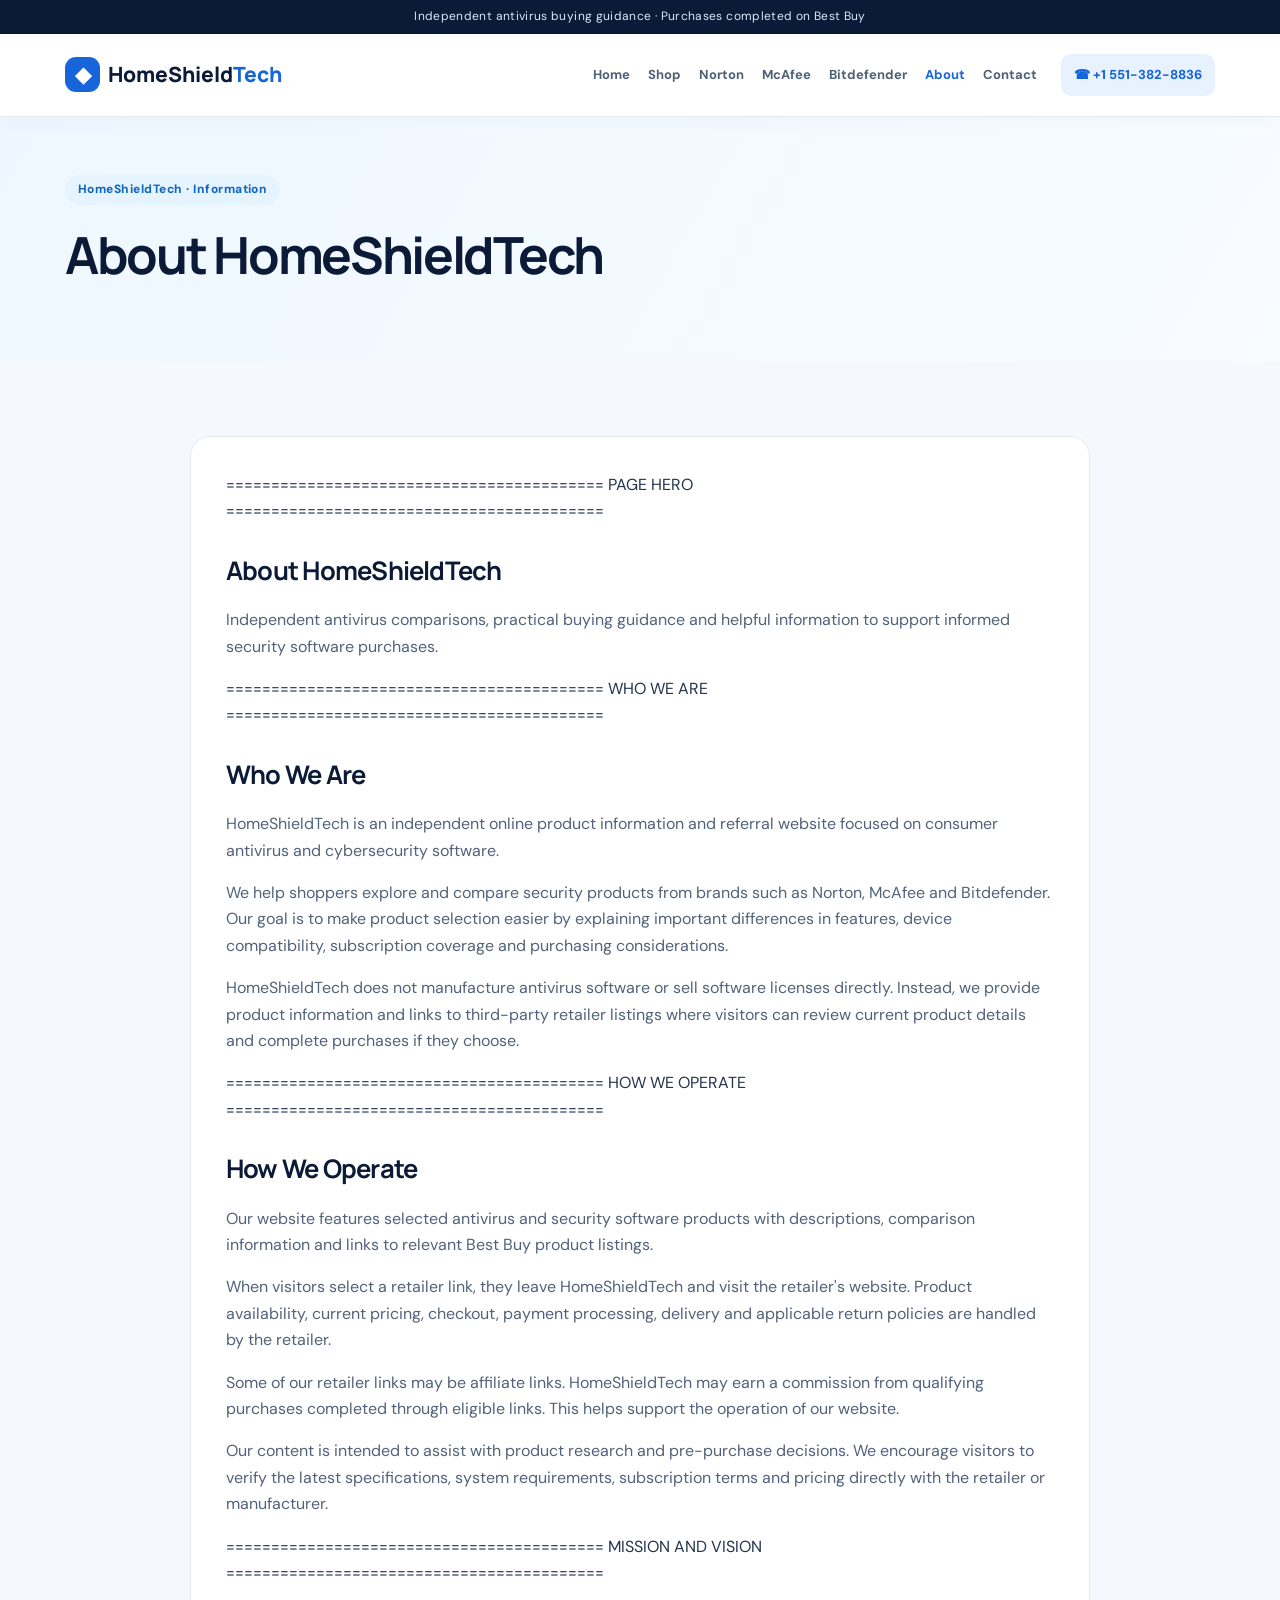
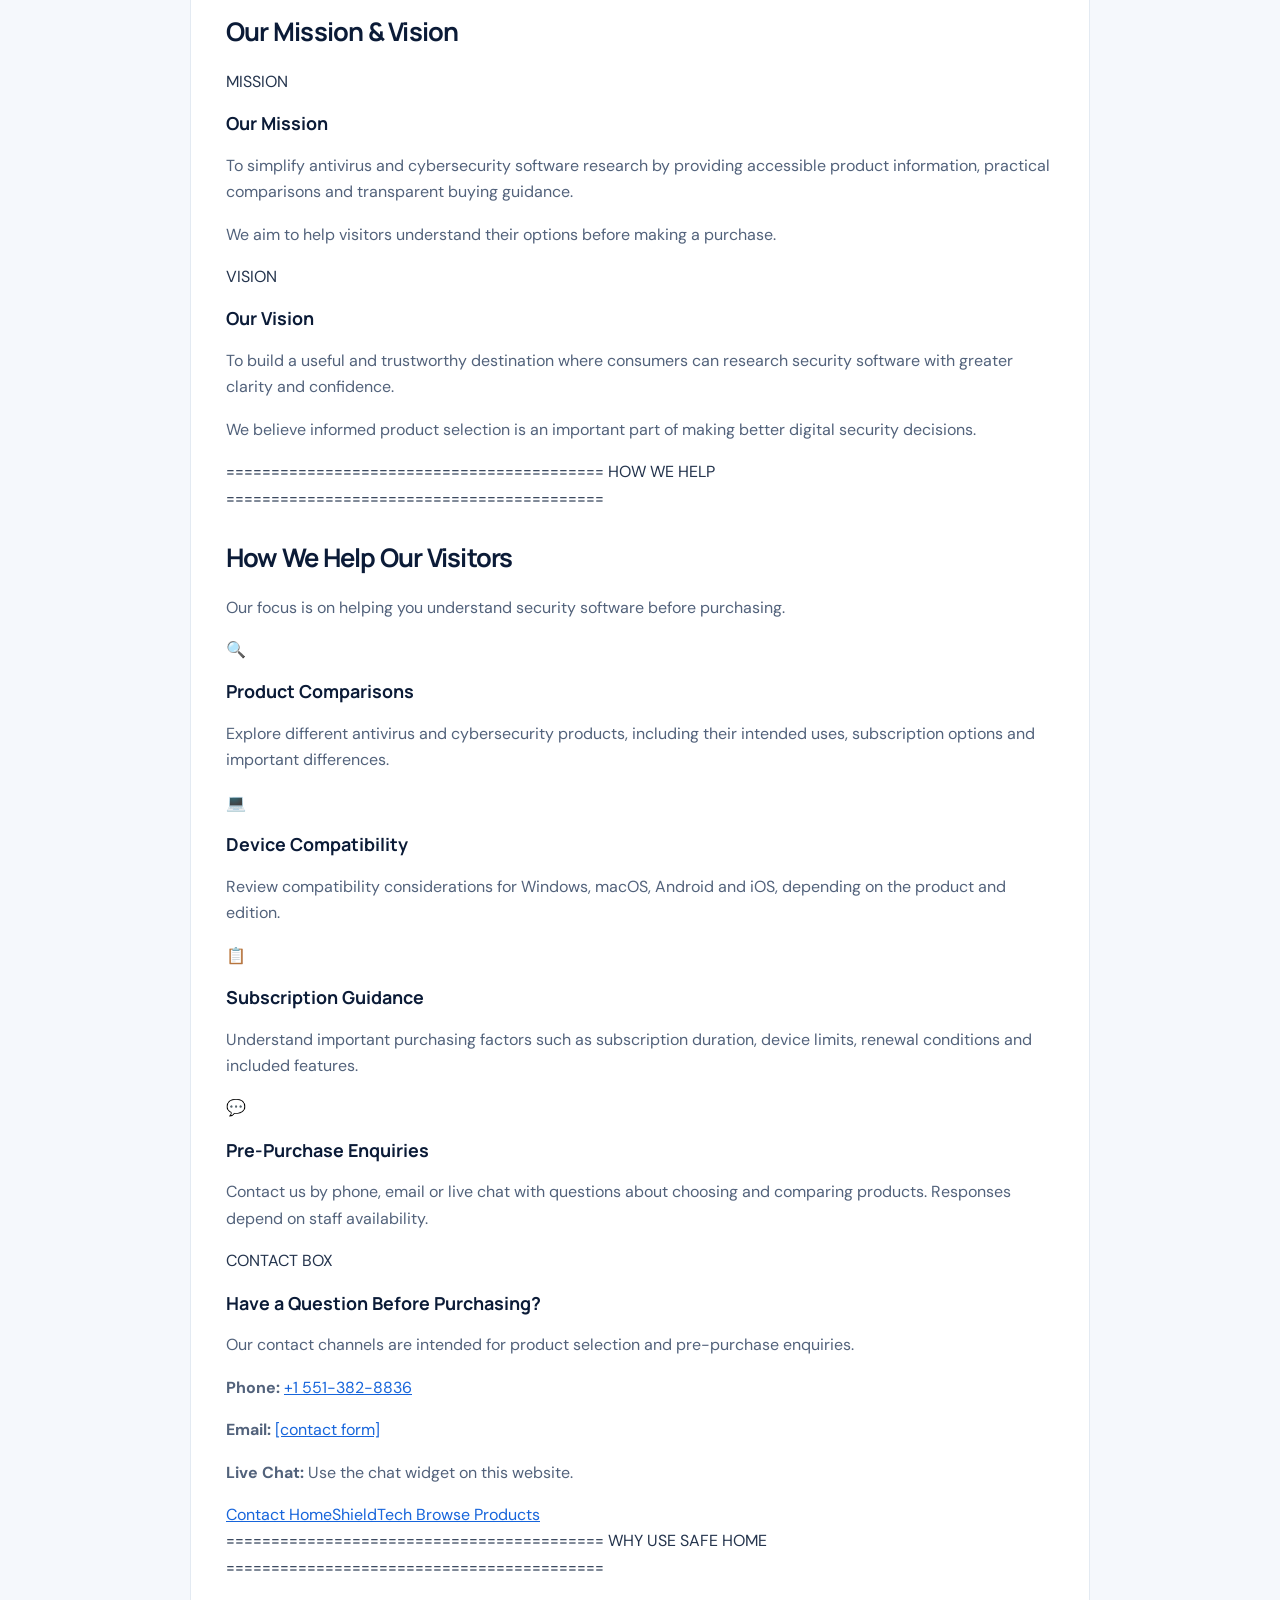
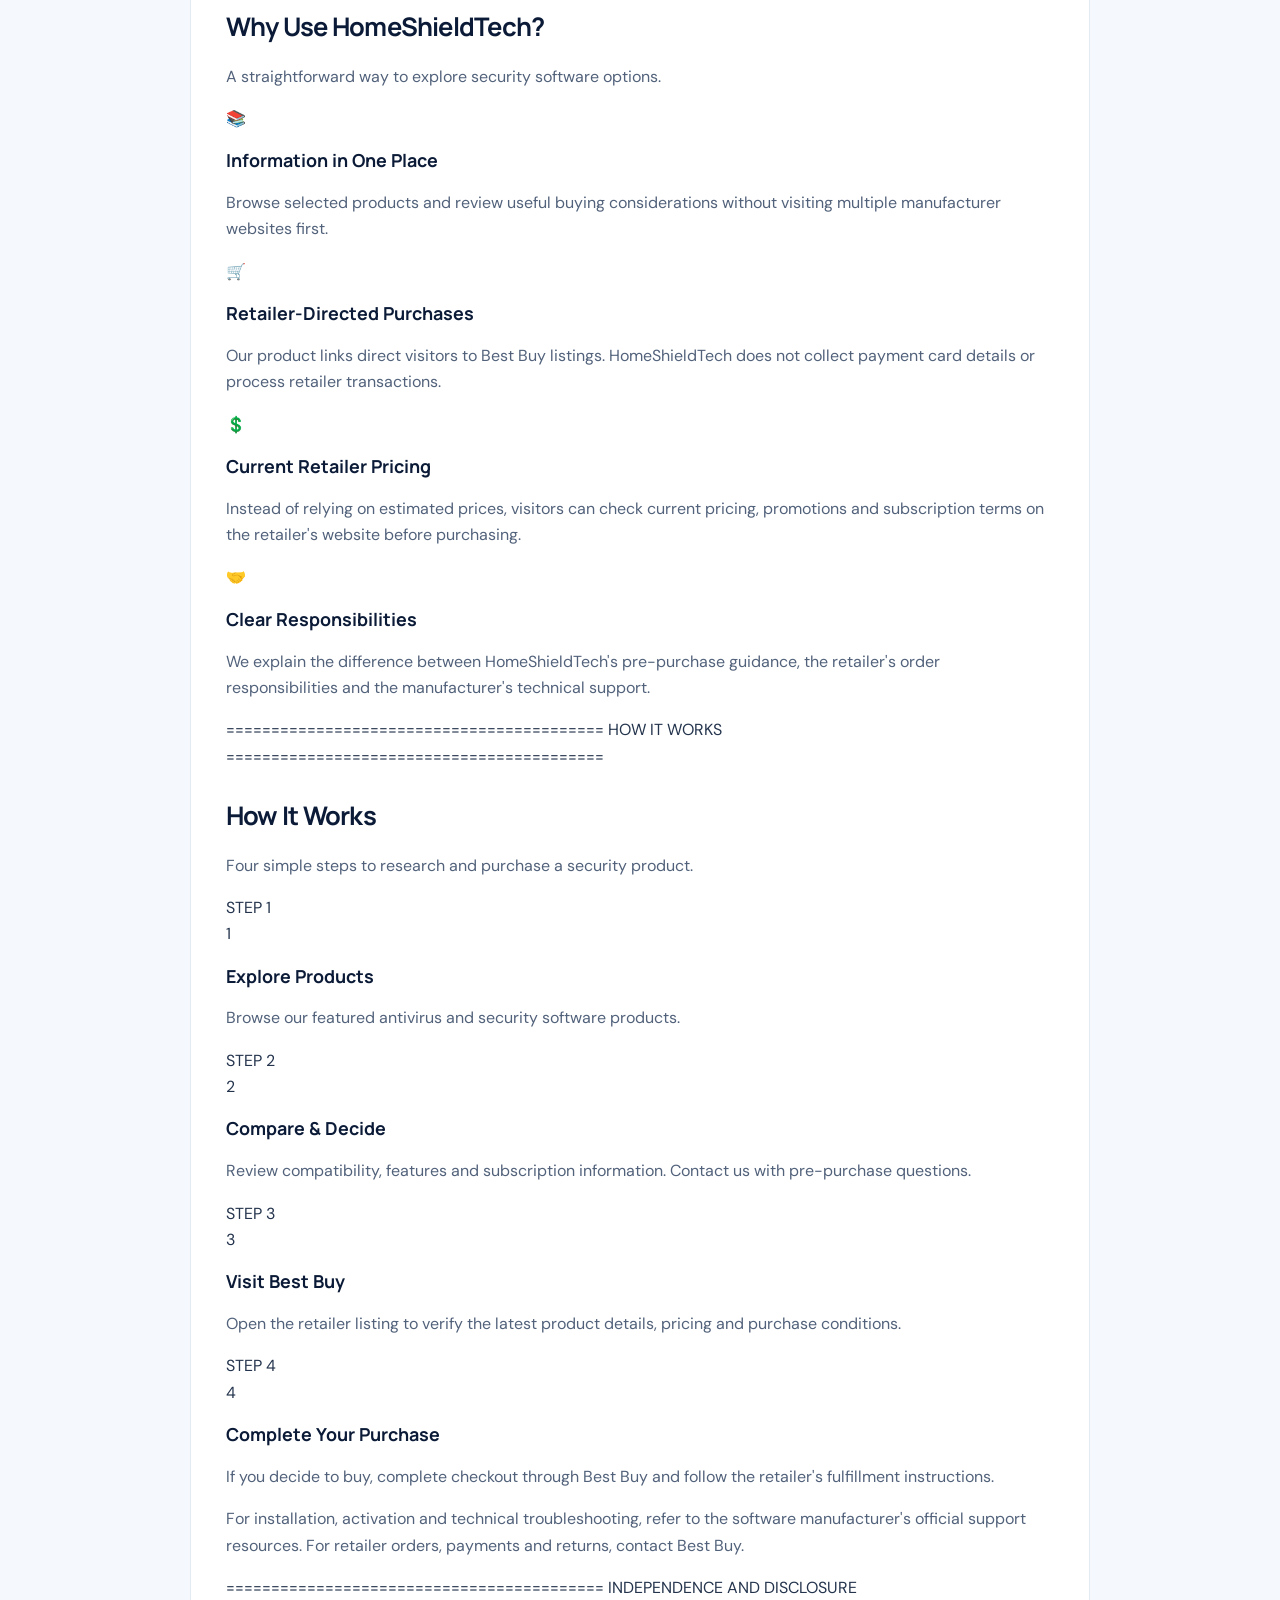
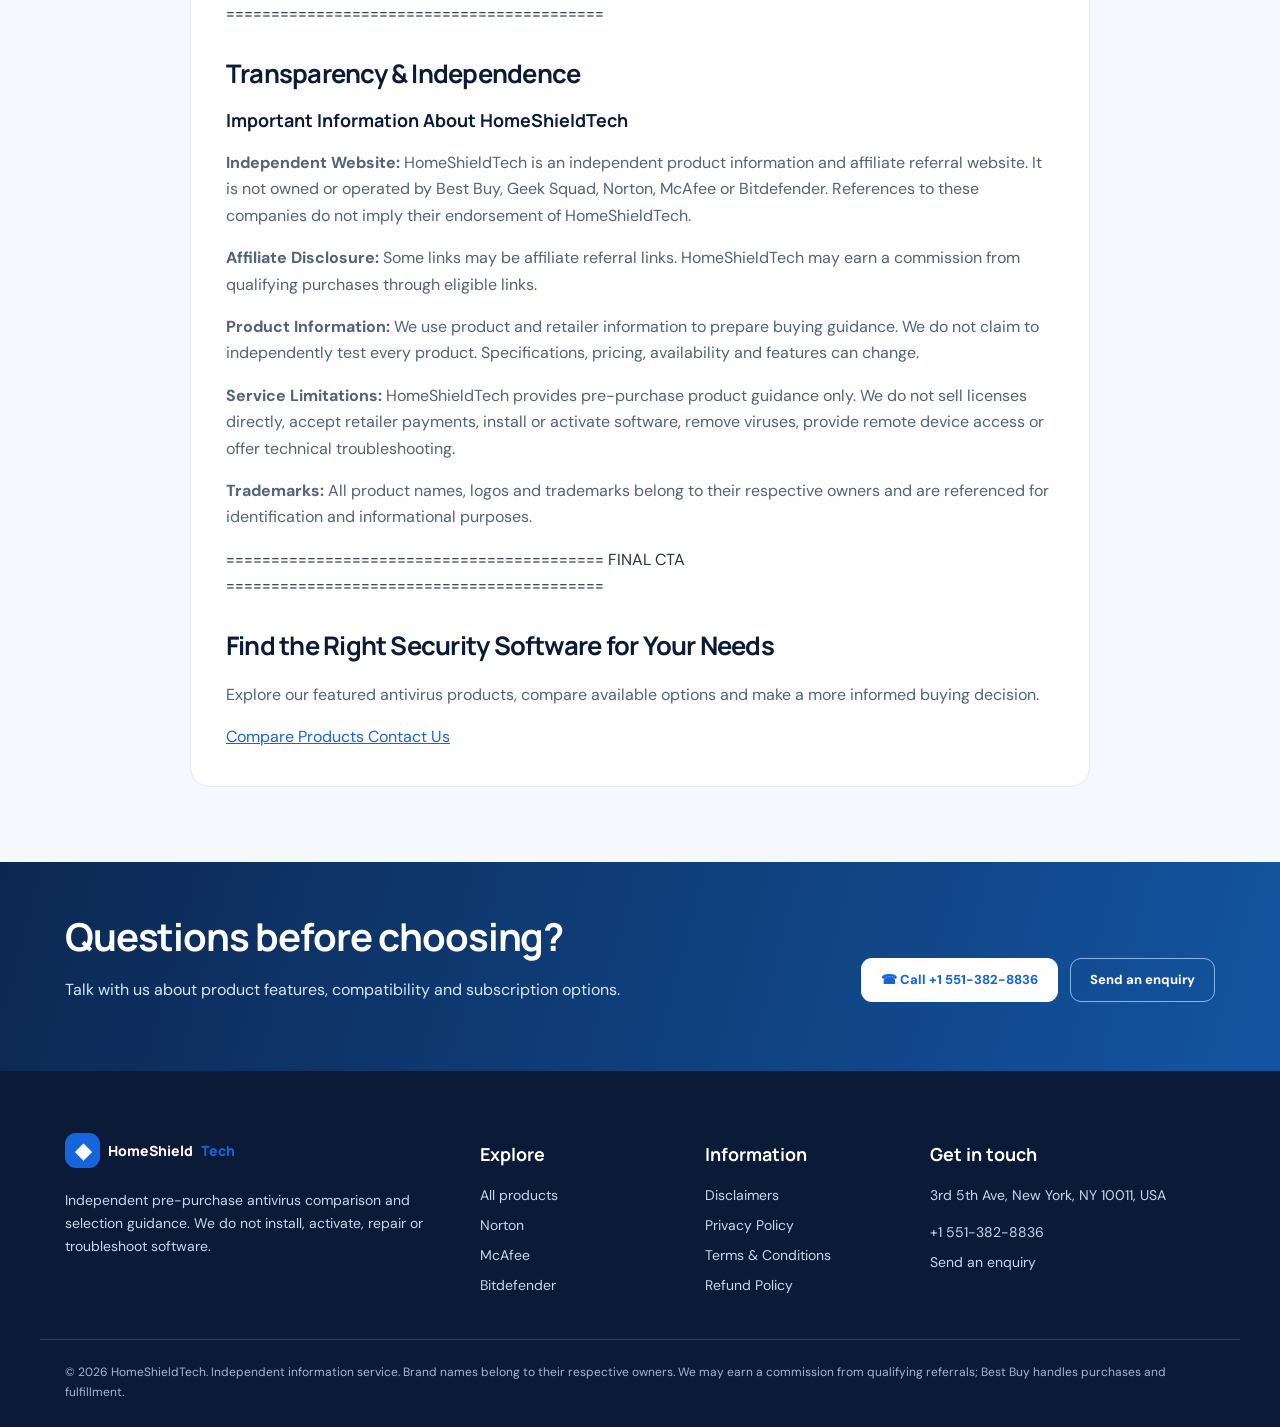
<file: about.html>
<!DOCTYPE html>
<html lang="en"><head><meta charset="utf-8"/><meta content="width=device-width,initial-scale=1" name="viewport"/><title>About HomeShieldTech | Independent Antivirus Buying Guidance | HomeShieldTech</title><meta content="HomeShieldTech independent antivirus buying information and policies." name="description"/><link href="css/site.css" rel="stylesheet"/><script defer="" src="js/catalog.js"></script><script defer="" src="js/site.js"></script><!-- Google tag (gtag.js) -->
<script async src="https://www.googletagmanager.com/gtag/js?id=AW-18514689271"></script>
<script>
window.dataLayer = window.dataLayer || [];
function gtag(){dataLayer.push(arguments);}
gtag('js', new Date());
gtag('config', 'AW-18514689271');
</script>
<!-- Contact (1): measures phone-link clicks, not connected calls -->
<script>
function gtag_report_conversion(url) {
  var navigated = false;
  function go() {
    if (navigated) return;
    navigated = true;
    if (url) window.location.href = url;
  }
  var fallback = setTimeout(go, 800);
  try {
    if (typeof window.gtag !== 'function') {
      clearTimeout(fallback);
      go();
      return false;
    }
    gtag('event', 'conversion', {
      'send_to': 'AW-18514689271/no69CNvjtbkdEPf5vvxE',
      'value': 1.0,
      'currency': 'USD',
      'event_callback': function() { clearTimeout(fallback); go(); }
    });
  } catch (error) {
    clearTimeout(fallback);
    go();
  }
  return false;
}
</script>
</head><body><div class="topline">Independent antivirus buying guidance · Purchases completed on Best Buy</div><header class="site-header"><div class="wrap nav"><a aria-label="HomeShieldTech home" class="logo" href="index.html"><span class="logo-icon">◆</span><span>HomeShield<span class="logo-accent">Tech</span></span></a><button aria-expanded="false" aria-label="Toggle menu" class="menu-toggle">☰</button><nav id="main-nav"><a class="" href="index.html">Home</a><a class="" href="shop.html">Shop</a><a class="" href="norton.html">Norton</a><a class="" href="mcafee.html">McAfee</a><a class="" href="bitdefender.html">Bitdefender</a><a class="active" href="about.html">About</a><a class="" href="contact.html">Contact</a></nav><a class="nav-call" data-event="click_to_call" href="tel:+15513828836" onclick="return gtag_report_conversion(this.href);">☎ +1 551-382-8836</a></div></header><main><section class="legal-hero"><div class="wrap"><span class="pill">HomeShieldTech · Information</span><h1>About HomeShieldTech</h1></div></section><section class="section"><div class="wrap"><div class="legal-content">
 ==========================================
             PAGE HERO
             ========================================== 
<section>
<div>
<h2>About HomeShieldTech</h2>
<p>
                    Independent antivirus comparisons,
                    practical buying guidance and
                    helpful information to support
                    informed security software purchases.
                </p>
</div>
</section>
 ==========================================
             WHO WE ARE
             ========================================== 
<section>
<div>
<h2>
                    Who We Are
                </h2>
<p>
                    HomeShieldTech is an independent online
                    product information and referral
                    website focused on consumer
                    antivirus and cybersecurity software.
                </p>
<p>
                    We help shoppers explore and compare
                    security products from brands such
                    as Norton, McAfee and Bitdefender.
                    Our goal is to make product selection
                    easier by explaining important
                    differences in features, device
                    compatibility, subscription coverage
                    and purchasing considerations.
                </p>
<p>
                    HomeShieldTech does not manufacture
                    antivirus software or sell software
                    licenses directly. Instead, we
                    provide product information and
                    links to third-party retailer
                    listings where visitors can review
                    current product details and
                    complete purchases if they choose.
                </p>
</div>
</section>
 ==========================================
             HOW WE OPERATE
             ========================================== 
<section>
<div>
<h2>
                    How We Operate
                </h2>
<p>
                    Our website features selected
                    antivirus and security software
                    products with descriptions,
                    comparison information and
                    links to relevant Best Buy
                    product listings.
                </p>
<p>
                    When visitors select a retailer
                    link, they leave HomeShieldTech and
                    visit the retailer's website.
                    Product availability, current
                    pricing, checkout, payment
                    processing, delivery and
                    applicable return policies
                    are handled by the retailer.
                </p>
<p>
                    Some of our retailer links
                    may be affiliate links.
                    HomeShieldTech may earn a commission
                    from qualifying purchases
                    completed through eligible links.
                    This helps support the operation
                    of our website.
                </p>
<p>
                    Our content is intended to
                    assist with product research
                    and pre-purchase decisions.
                    We encourage visitors to
                    verify the latest specifications,
                    system requirements, subscription
                    terms and pricing directly
                    with the retailer or manufacturer.
                </p>
</div>
</section>
 ==========================================
             MISSION AND VISION
             ========================================== 
<section>
<div>
<h2>
                    Our Mission &amp; Vision
                </h2>
<div>
 MISSION 
<div>
<h3>Our Mission</h3>
<p>
                            To simplify antivirus and
                            cybersecurity software
                            research by providing
                            accessible product information,
                            practical comparisons and
                            transparent buying guidance.
                        </p>
<p>
                            We aim to help visitors
                            understand their options
                            before making a purchase.
                        </p>
</div>
 VISION 
<div>
<h3>Our Vision</h3>
<p>
                            To build a useful and
                            trustworthy destination
                            where consumers can
                            research security software
                            with greater clarity
                            and confidence.
                        </p>
<p>
                            We believe informed product
                            selection is an important
                            part of making better
                            digital security decisions.
                        </p>
</div>
</div>
</div>
</section>
 ==========================================
             HOW WE HELP
             ========================================== 
<section>
<div>
<h2>
                    How We Help Our Visitors
                </h2>
<p>
                    Our focus is on helping you
                    understand security software
                    before purchasing.
                </p>
<div>
<div>
<div>🔍</div>
<h3>Product Comparisons</h3>
<p>
                            Explore different antivirus
                            and cybersecurity products,
                            including their intended
                            uses, subscription options
                            and important differences.
                        </p>
</div>
<div>
<div>💻</div>
<h3>Device Compatibility</h3>
<p>
                            Review compatibility
                            considerations for Windows,
                            macOS, Android and iOS,
                            depending on the product
                            and edition.
                        </p>
</div>
<div>
<div>📋</div>
<h3>Subscription Guidance</h3>
<p>
                            Understand important
                            purchasing factors such
                            as subscription duration,
                            device limits, renewal
                            conditions and included
                            features.
                        </p>
</div>
<div>
<div>💬</div>
<h3>Pre-Purchase Enquiries</h3>
<p>
                            Contact us by phone,
                            email or live chat with
                            questions about choosing
                            and comparing products.
                            Responses depend on
                            staff availability.
                        </p>
</div>
</div>
 CONTACT BOX 
<div>
<h3>
                        Have a Question Before Purchasing?
                    </h3>
<p>
                        Our contact channels are intended
                        for product selection and
                        pre-purchase enquiries.
                    </p>
<p>
<strong>Phone:</strong>
<a href="tel:+15513828836" onclick="return gtag_report_conversion(this.href);">
                            +1 551-382-8836
                        </a>
</p>
<p>
<strong>Email:</strong>
<a href="contact.html">
                            [contact form]
                        </a>
</p>
<p>
<strong>Live Chat:</strong>
                        Use the chat widget on this website.
                    </p>
<div>
<a href="contact.html">
                            Contact HomeShieldTech
                        </a>
<a href="shop.html">
                            Browse Products
                        </a>
</div>
</div>
</div>
</section>
 ==========================================
             WHY USE SAFE HOME
             ========================================== 
<section>
<div>
<h2>
                    Why Use HomeShieldTech?
                </h2>
<p>
                    A straightforward way to explore
                    security software options.
                </p>
<div>
<div>
<div>📚</div>
<h3>Information in One Place</h3>
<p>
                            Browse selected products
                            and review useful buying
                            considerations without
                            visiting multiple
                            manufacturer websites first.
                        </p>
</div>
<div>
<div>🛒</div>
<h3>Retailer-Directed Purchases</h3>
<p>
                            Our product links direct
                            visitors to Best Buy
                            listings. HomeShieldTech does
                            not collect payment
                            card details or process
                            retailer transactions.
                        </p>
</div>
<div>
<div>💲</div>
<h3>Current Retailer Pricing</h3>
<p>
                            Instead of relying on
                            estimated prices, visitors
                            can check current pricing,
                            promotions and subscription
                            terms on the retailer's
                            website before purchasing.
                        </p>
</div>
<div>
<div>🤝</div>
<h3>Clear Responsibilities</h3>
<p>
                            We explain the difference
                            between HomeShieldTech's
                            pre-purchase guidance,
                            the retailer's order
                            responsibilities and
                            the manufacturer's
                            technical support.
                        </p>
</div>
</div>
</div>
</section>
 ==========================================
             HOW IT WORKS
             ========================================== 
<section>
<div>
<h2>
                    How It Works
                </h2>
<p>
                    Four simple steps to research
                    and purchase a security product.
                </p>
<div>
 STEP 1 
<div>
<div>1</div>
<h3>Explore Products</h3>
<p>
                            Browse our featured
                            antivirus and security
                            software products.
                        </p>
</div>
 STEP 2 
<div>
<div>2</div>
<h3>Compare &amp; Decide</h3>
<p>
                            Review compatibility,
                            features and subscription
                            information. Contact us
                            with pre-purchase questions.
                        </p>
</div>
 STEP 3 
<div>
<div>3</div>
<h3>Visit Best Buy</h3>
<p>
                            Open the retailer listing
                            to verify the latest
                            product details, pricing
                            and purchase conditions.
                        </p>
</div>
 STEP 4 
<div>
<div>4</div>
<h3>Complete Your Purchase</h3>
<p>
                            If you decide to buy,
                            complete checkout through
                            Best Buy and follow the
                            retailer's fulfillment
                            instructions.
                        </p>
</div>
</div>
<p>
                    For installation, activation
                    and technical troubleshooting,
                    refer to the software
                    manufacturer's official support
                    resources. For retailer orders,
                    payments and returns, contact
                    Best Buy.
                </p>
</div>
</section>
 ==========================================
             INDEPENDENCE AND DISCLOSURE
             ========================================== 
<section>
<div>
<h2>
                    Transparency &amp; Independence
                </h2>
<div>
<h3>
                        Important Information About HomeShieldTech
                    </h3>
<p>
<strong>Independent Website:</strong>
                        HomeShieldTech is an independent
                        product information and
                        affiliate referral website.
                        It is not owned or operated
                        by Best Buy, Geek Squad,
                        Norton, McAfee or Bitdefender.
                        References to these companies
                        do not imply their endorsement
                        of HomeShieldTech.
                    </p>
<p>
<strong>Affiliate Disclosure:</strong>
                        Some links may be affiliate
                        referral links. HomeShieldTech
                        may earn a commission
                        from qualifying purchases
                        through eligible links.
                    </p>
<p>
<strong>Product Information:</strong>
                        We use product and retailer
                        information to prepare
                        buying guidance. We do not
                        claim to independently test
                        every product. Specifications,
                        pricing, availability and
                        features can change.
                    </p>
<p>
<strong>Service Limitations:</strong>
                        HomeShieldTech provides pre-purchase
                        product guidance only.
                        We do not sell licenses
                        directly, accept retailer
                        payments, install or activate
                        software, remove viruses,
                        provide remote device access
                        or offer technical
                        troubleshooting.
                    </p>
<p>
<strong>Trademarks:</strong>
                        All product names, logos
                        and trademarks belong to
                        their respective owners
                        and are referenced for
                        identification and
                        informational purposes.
                    </p>
</div>
</div>
</section>
 ==========================================
             FINAL CTA
             ========================================== 
<section>
<div>
<h2>
                    Find the Right Security Software
                    for Your Needs
                </h2>
<p>
                    Explore our featured antivirus
                    products, compare available
                    options and make a more
                    informed buying decision.
                </p>
<div>
<a href="shop.html">
                        Compare Products
                    </a>
<a href="contact.html">
                        Contact Us
                    </a>
</div>
</div>
</section>
</div></div></section><section class="cta"><div class="wrap cta-row"><div><h2>Questions before choosing?</h2><p>Talk with us about product features, compatibility and subscription options.</p></div><div class="actions"><a class="btn btn-light" href="tel:+15513828836" onclick="return gtag_report_conversion(this.href);">☎ Call +1 551-382-8836</a><a class="btn btn-ghost" href="contact.html">Send an enquiry</a></div></div></section></main><footer><div class="wrap footer-grid"><div><a class="logo" href="index.html"><span class="logo-icon">◆</span>HomeShield<span class="logo-accent">Tech</span></a><p>Independent pre-purchase antivirus comparison and selection guidance. We do not install, activate, repair or troubleshoot software.</p></div><div><h3>Explore</h3><a class="" href="shop.html">All products</a><a class="" href="norton.html">Norton</a><a class="" href="mcafee.html">McAfee</a><a class="" href="bitdefender.html">Bitdefender</a></div><div><h3>Information</h3><a class="" href="disclaimers.html">Disclaimers</a><a class="" href="privacy-policy.html">Privacy Policy</a><a class="" href="terms-and-conditions.html">Terms &amp; Conditions</a><a class="" href="refund-policy.html">Refund Policy</a></div><div><h3>Get in touch</h3><p>3rd 5th Ave, New York, NY 10011, USA</p><a data-event="click_to_call" href="tel:+15513828836" onclick="return gtag_report_conversion(this.href);">+1 551-382-8836</a><a class="" href="contact.html">Send an enquiry</a></div></div><div class="wrap footnote">© <span id="year"></span> HomeShieldTech. Independent information service. Brand names belong to their respective owners. We may earn a commission from qualifying referrals; Best Buy handles purchases and fulfillment.</div></footer><a class="sticky-call" data-event="click_to_call" href="tel:+15513828836" onclick="return gtag_report_conversion(this.href);">☎ Call for buying guidance</a><!--Start of Tawk.to Script-->
<script type="text/javascript">
var Tawk_API=Tawk_API||{}, Tawk_LoadStart=new Date();
(function(){
var s1=document.createElement("script"),s0=document.getElementsByTagName("script")[0];
s1.async=true;
s1.src='https://embed.tawk.to/6afaf0389653933c475371e7/1k7i3ko8l';
s1.charset='UTF-8';
s1.setAttribute('crossorigin','*');
s0.parentNode.insertBefore(s1,s0);
})();
</script>
<!--End of Tawk.to Script-->
</body></html>
</file>
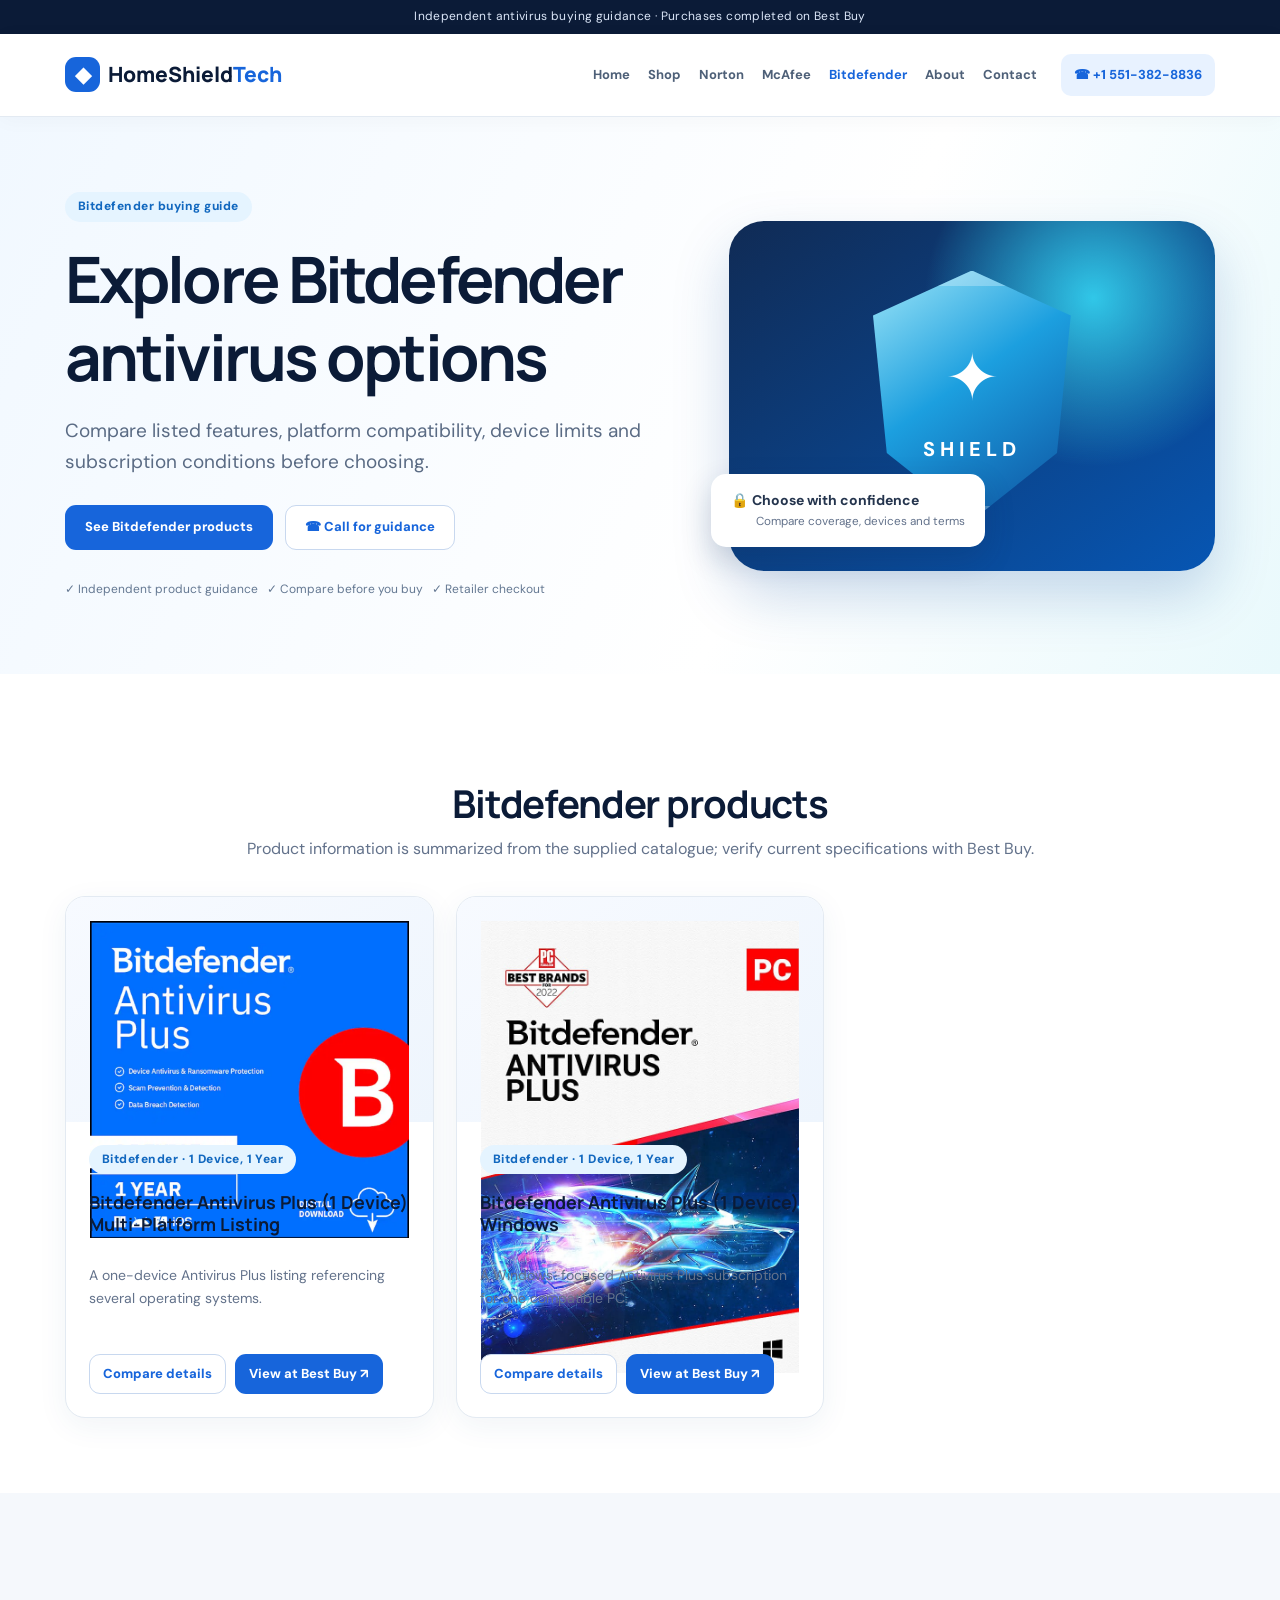
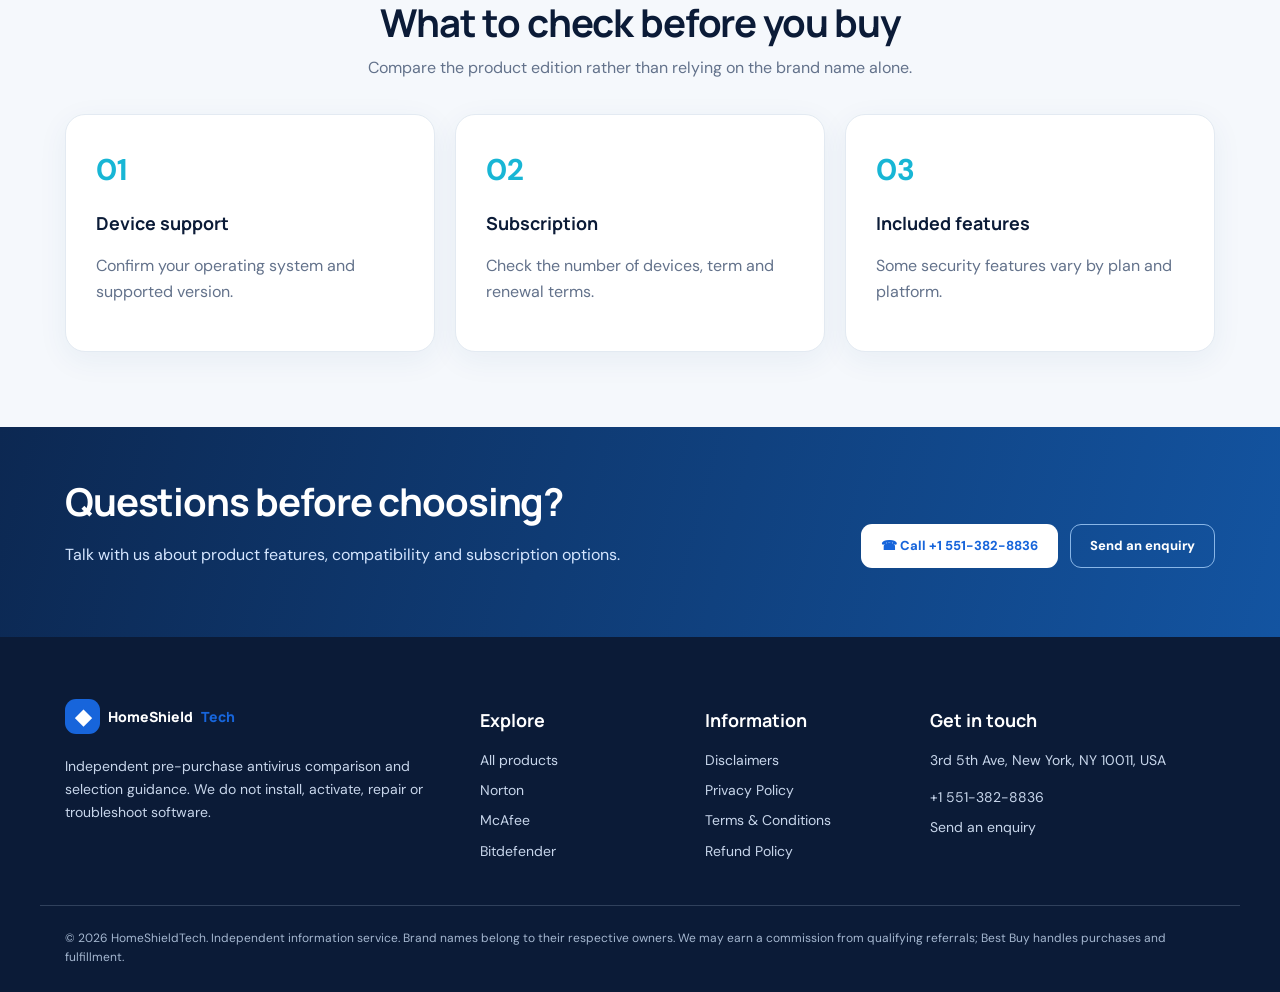
<file: bitdefender.html>
<!doctype html><html lang="en"><head><meta charset="utf-8"><meta name="viewport" content="width=device-width,initial-scale=1"><title>Compare Bitdefender Antivirus | HomeShieldTech</title><meta name="description" content="Independent Bitdefender antivirus buying guidance."><link rel="stylesheet" href="css/site.css"><script defer src="js/catalog.js"></script><script defer src="js/site.js"></script><!-- Google tag (gtag.js) -->
<script async src="https://www.googletagmanager.com/gtag/js?id=AW-18514689271"></script>
<script>
window.dataLayer = window.dataLayer || [];
function gtag(){dataLayer.push(arguments);}
gtag('js', new Date());
gtag('config', 'AW-18514689271');
</script>
<!-- Contact (1): measures phone-link clicks, not connected calls -->
<script>
function gtag_report_conversion(url) {
  var navigated = false;
  function go() {
    if (navigated) return;
    navigated = true;
    if (url) window.location.href = url;
  }
  var fallback = setTimeout(go, 800);
  try {
    if (typeof window.gtag !== 'function') {
      clearTimeout(fallback);
      go();
      return false;
    }
    gtag('event', 'conversion', {
      'send_to': 'AW-18514689271/no69CNvjtbkdEPf5vvxE',
      'value': 1.0,
      'currency': 'USD',
      'event_callback': function() { clearTimeout(fallback); go(); }
    });
  } catch (error) {
    clearTimeout(fallback);
    go();
  }
  return false;
}
</script>
</head><body><div class="topline">Independent antivirus buying guidance · Purchases completed on Best Buy</div><header class="site-header"><div class="wrap nav"><a href="index.html" class="logo" aria-label="HomeShieldTech home"><span class="logo-icon">◆</span><span>HomeShield<span class="logo-accent">Tech</span></span></a><button class="menu-toggle" aria-label="Toggle menu" aria-expanded="false">☰</button><nav id="main-nav"><a href="index.html" class="">Home</a><a href="shop.html" class="">Shop</a><a href="norton.html" class="">Norton</a><a href="mcafee.html" class="">McAfee</a><a href="bitdefender.html" class="active">Bitdefender</a><a href="about.html" class="">About</a><a href="contact.html" class="">Contact</a></nav><a class="nav-call" href="tel:+15513828836" data-event="click_to_call" onclick="return gtag_report_conversion(this.href);">☎ +1 551-382-8836</a></div></header><main><section class="hero"><div class="wrap hero-grid"><div><span class="pill">Bitdefender buying guide</span><h1>Explore Bitdefender antivirus options</h1><p class="lead">Compare listed features, platform compatibility, device limits and subscription conditions before choosing.</p><div class="hero-actions"><a href="#products" class="btn btn-primary">See Bitdefender products</a><a href="tel:+15513828836" class="btn btn-outline" onclick="return gtag_report_conversion(this.href);">☎ Call for guidance</a></div><div class="hero-trust">✓ Independent product guidance &nbsp; ✓ Compare before you buy &nbsp; ✓ Retailer checkout</div></div><div class="hero-art"><div class="shield-graphic">✦<span>SHIELD</span></div><div class="hero-float">🔒 <strong>Choose with confidence</strong><small>Compare coverage, devices and terms</small></div></div></div></section><div id="products"><section class="section"><div class="wrap"><div class="section-heading"><h2>Bitdefender products</h2><p>Product information is summarized from the supplied catalogue; verify current specifications with Best Buy.</p></div><div class="product-grid"><article class="product-card"><div class="product-img"><img loading="lazy" src="image/Bitdefender - Antivirus Plus 1 Device 1 year - Windows, Apple iOS, Mac OS, Android, Linux [Digital].webp" alt="Bitdefender Antivirus Plus (1 Device) Multi-Platform Listing"></div><div class="product-body"><span class="eyebrow">Bitdefender · 1 Device, 1 Year</span><h3>Bitdefender Antivirus Plus (1 Device) Multi-Platform Listing</h3><p>A one-device Antivirus Plus listing referencing several operating systems.</p><div class="product-actions"><a href="product.html?id=bitdefender-plus-multi" class="btn btn-outline">Compare details</a><a href="https://www.bestbuy.com/product/bitdefender-antivirus-plus-1-device-1-year-windows-apple-ios-mac-os-android-linux-digital/J3LXGJL763" class="btn btn-primary outbound">View at Best Buy ↗</a></div></div></article><article class="product-card"><div class="product-img"><img loading="lazy" src="image/Bitdefender - Antivirus Plus (1-Device) (1-Year Subscription) - Windows.jpg" alt="Bitdefender Antivirus Plus (1 Device) Windows"></div><div class="product-body"><span class="eyebrow">Bitdefender · 1 Device, 1 Year</span><h3>Bitdefender Antivirus Plus (1 Device) Windows</h3><p>A Windows-focused Antivirus Plus subscription for one compatible PC.</p><div class="product-actions"><a href="product.html?id=bitdefender-plus-windows" class="btn btn-outline">Compare details</a><a href="https://www.bestbuy.com/product/bitdefender-antivirus-plus-1-device-1-year-subscription-windows/J3LXGJGFW2/sku/6302089" class="btn btn-primary outbound">View at Best Buy ↗</a></div></div></article></div></div></section></div><section class="section"><div class="wrap"><div class="section-heading"><h2>What to check before you buy</h2><p>Compare the product edition rather than relying on the brand name alone.</p></div><div class="steps"><article><b>01</b><h3>Device support</h3><p>Confirm your operating system and supported version.</p></article><article><b>02</b><h3>Subscription</h3><p>Check the number of devices, term and renewal terms.</p></article><article><b>03</b><h3>Included features</h3><p>Some security features vary by plan and platform.</p></article></div></div></section><section class="cta"><div class="wrap cta-row"><div><h2>Questions before choosing?</h2><p>Talk with us about product features, compatibility and subscription options.</p></div><div class="actions"><a href="tel:+15513828836" class="btn btn-light" onclick="return gtag_report_conversion(this.href);">☎ Call +1 551-382-8836</a><a href="contact.html" class="btn btn-ghost">Send an enquiry</a></div></div></section></main><footer><div class="wrap footer-grid"><div><a href="index.html" class="logo"><span class="logo-icon">◆</span>HomeShield<span class="logo-accent">Tech</span></a><p>Independent pre-purchase antivirus comparison and selection guidance. We do not install, activate, repair or troubleshoot software.</p></div><div><h3>Explore</h3><a href="shop.html" class="">All products</a><a href="norton.html" class="">Norton</a><a href="mcafee.html" class="">McAfee</a><a href="bitdefender.html" class="">Bitdefender</a></div><div><h3>Information</h3><a href="disclaimers.html" class="">Disclaimers</a><a href="privacy-policy.html" class="">Privacy Policy</a><a href="terms-and-conditions.html" class="">Terms &amp; Conditions</a><a href="refund-policy.html" class="">Refund Policy</a></div><div><h3>Get in touch</h3><p>3rd 5th Ave, New York, NY 10011, USA</p><a href="tel:+15513828836" data-event="click_to_call" onclick="return gtag_report_conversion(this.href);">+1 551-382-8836</a><a href="contact.html" class="">Send an enquiry</a></div></div><div class="wrap footnote">© <span id="year"></span> HomeShieldTech. Independent information service. Brand names belong to their respective owners. We may earn a commission from qualifying referrals; Best Buy handles purchases and fulfillment.</div></footer><a class="sticky-call" href="tel:+15513828836" data-event="click_to_call" onclick="return gtag_report_conversion(this.href);">☎ Call for buying guidance</a><!--Start of Tawk.to Script-->
<script type="text/javascript">
var Tawk_API=Tawk_API||{}, Tawk_LoadStart=new Date();
(function(){
var s1=document.createElement("script"),s0=document.getElementsByTagName("script")[0];
s1.async=true;
s1.src='https://embed.tawk.to/6afaf0389653933c475371e7/1k7i3ko8l';
s1.charset='UTF-8';
s1.setAttribute('crossorigin','*');
s0.parentNode.insertBefore(s1,s0);
})();
</script>
<!--End of Tawk.to Script-->
</body></html>
</file>
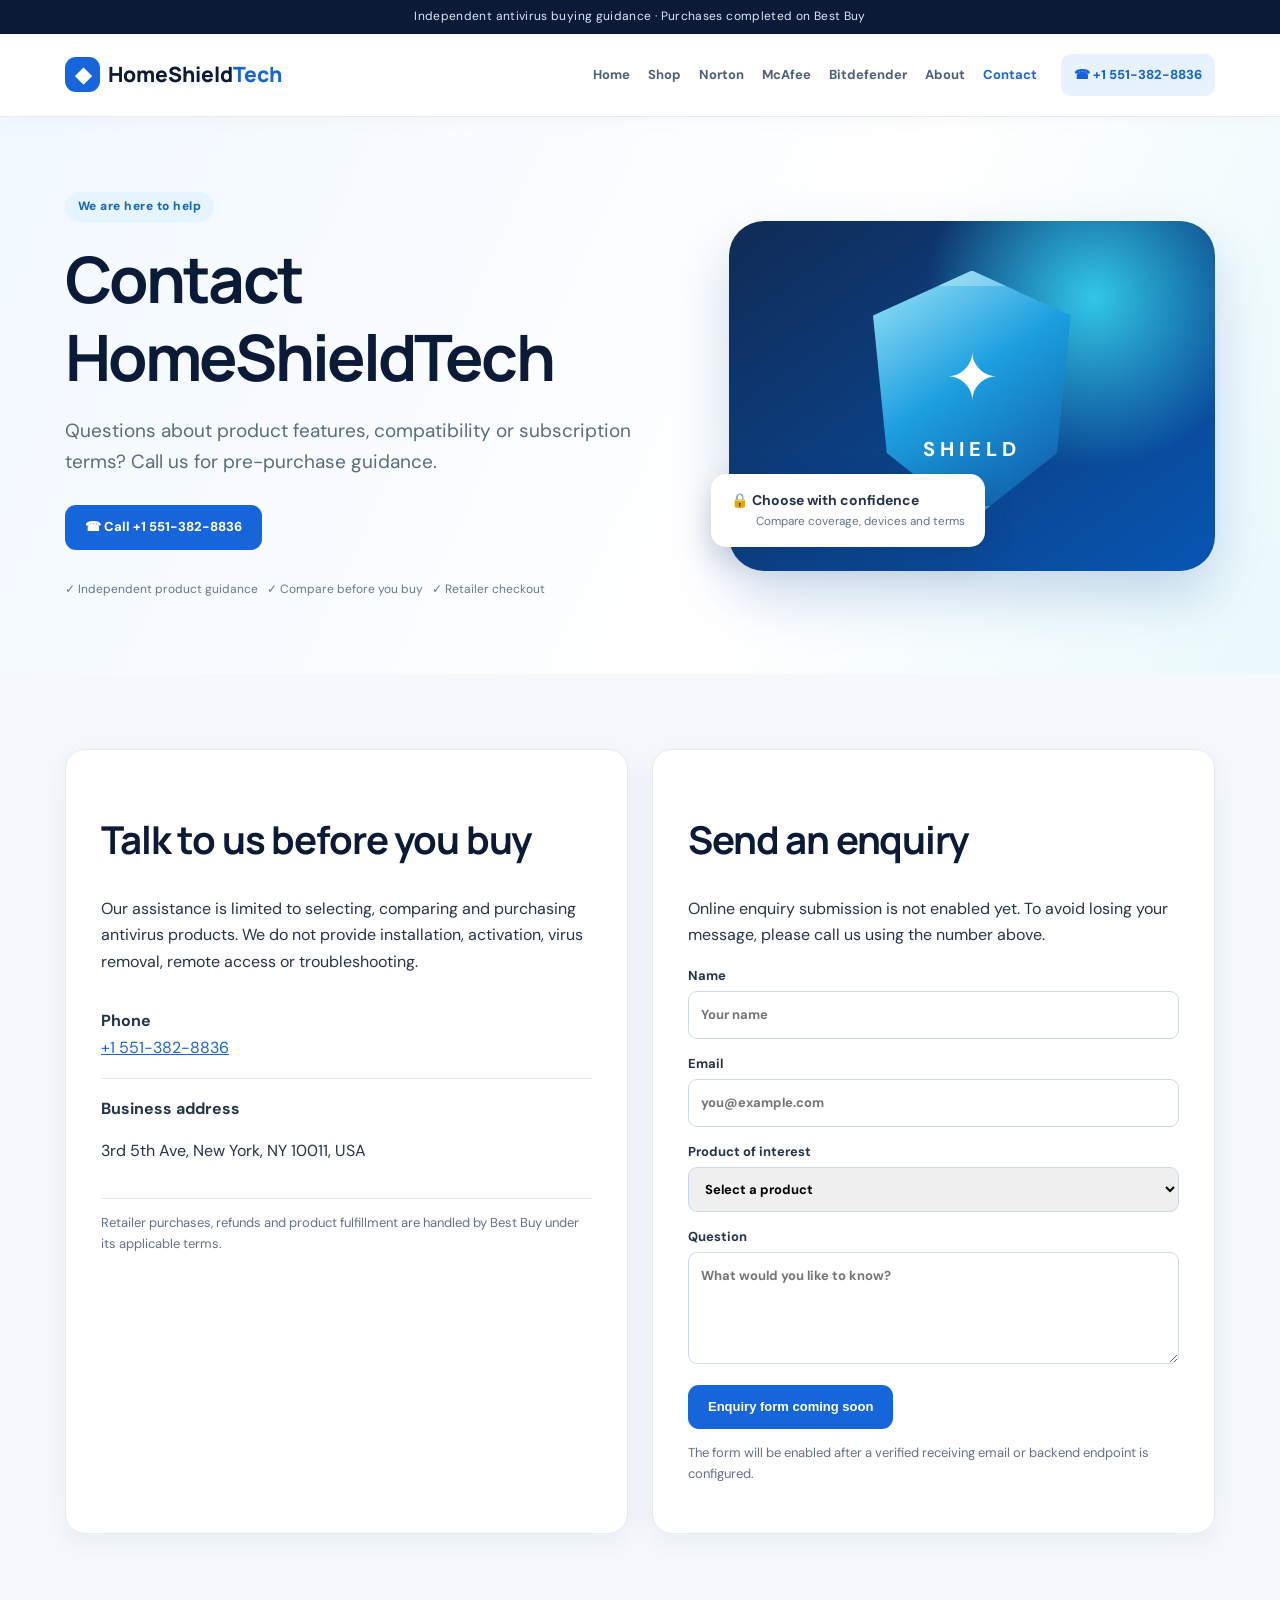
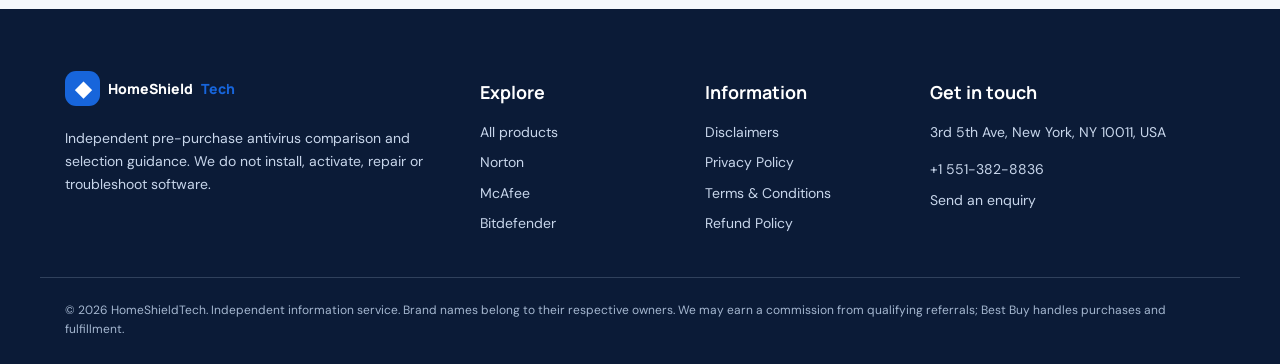
<file: contact.html>
<!doctype html><html lang="en"><head><meta charset="utf-8"><meta name="viewport" content="width=device-width,initial-scale=1"><title>Contact Us | HomeShieldTech</title><meta name="description" content="Call HomeShieldTech for pre-purchase antivirus guidance."><link rel="stylesheet" href="css/site.css"><script defer src="js/catalog.js"></script><script defer src="js/site.js"></script><!-- Google tag (gtag.js) -->
<script async src="https://www.googletagmanager.com/gtag/js?id=AW-18514689271"></script>
<script>
window.dataLayer = window.dataLayer || [];
function gtag(){dataLayer.push(arguments);}
gtag('js', new Date());
gtag('config', 'AW-18514689271');
</script>
<!-- Contact (1): measures phone-link clicks, not connected calls -->
<script>
function gtag_report_conversion(url) {
  var navigated = false;
  function go() {
    if (navigated) return;
    navigated = true;
    if (url) window.location.href = url;
  }
  var fallback = setTimeout(go, 800);
  try {
    if (typeof window.gtag !== 'function') {
      clearTimeout(fallback);
      go();
      return false;
    }
    gtag('event', 'conversion', {
      'send_to': 'AW-18514689271/no69CNvjtbkdEPf5vvxE',
      'value': 1.0,
      'currency': 'USD',
      'event_callback': function() { clearTimeout(fallback); go(); }
    });
  } catch (error) {
    clearTimeout(fallback);
    go();
  }
  return false;
}
</script>
</head><body><div class="topline">Independent antivirus buying guidance · Purchases completed on Best Buy</div><header class="site-header"><div class="wrap nav"><a href="index.html" class="logo" aria-label="HomeShieldTech home"><span class="logo-icon">◆</span><span>HomeShield<span class="logo-accent">Tech</span></span></a><button class="menu-toggle" aria-label="Toggle menu" aria-expanded="false">☰</button><nav id="main-nav"><a href="index.html" class="">Home</a><a href="shop.html" class="">Shop</a><a href="norton.html" class="">Norton</a><a href="mcafee.html" class="">McAfee</a><a href="bitdefender.html" class="">Bitdefender</a><a href="about.html" class="">About</a><a href="contact.html" class="active">Contact</a></nav><a class="nav-call" href="tel:+15513828836" data-event="click_to_call" onclick="return gtag_report_conversion(this.href);">☎ +1 551-382-8836</a></div></header><main><section class="hero"><div class="wrap hero-grid"><div><span class="pill">We are here to help</span><h1>Contact HomeShieldTech</h1><p class="lead">Questions about product features, compatibility or subscription terms? Call us for pre-purchase guidance.</p><div class="hero-actions"><a href="tel:+15513828836" class="btn btn-primary" onclick="return gtag_report_conversion(this.href);">☎ Call +1 551-382-8836</a></div><div class="hero-trust">✓ Independent product guidance &nbsp; ✓ Compare before you buy &nbsp; ✓ Retailer checkout</div></div><div class="hero-art"><div class="shield-graphic">✦<span>SHIELD</span></div><div class="hero-float">🔒 <strong>Choose with confidence</strong><small>Compare coverage, devices and terms</small></div></div></div></section><section class="section"><div class="wrap contact-grid"><div class="contact-panel"><h2>Talk to us before you buy</h2><p>Our assistance is limited to selecting, comparing and purchasing antivirus products. We do not provide installation, activation, virus removal, remote access or troubleshooting.</p><div class="contact-item"><strong>Phone</strong><a href="tel:+15513828836" onclick="return gtag_report_conversion(this.href);">+1 551-382-8836</a></div><div class="contact-item"><strong>Business address</strong><p>3rd 5th Ave, New York, NY 10011, USA</p></div><p class="muted">Retailer purchases, refunds and product fulfillment are handled by Best Buy under its applicable terms.</p></div><div class="contact-panel"><h2>Send an enquiry</h2><p>Online enquiry submission is not enabled yet. To avoid losing your message, please call us using the number above.</p><form id="enquiry-form"><label>Name<input name="name" autocomplete="name" required placeholder="Your name"></label><label>Email<input name="email" type="email" autocomplete="email" required placeholder="you@example.com"></label><label>Product of interest<select name="product"><option value="">Select a product</option><option>Norton</option><option>McAfee</option><option>Bitdefender</option><option>Other / unsure</option></select></label><label>Question<textarea name="message" rows="4" required placeholder="What would you like to know?"></textarea></label><button class="btn btn-primary" type="submit" disabled>Enquiry form coming soon</button><p class="muted">The form will be enabled after a verified receiving email or backend endpoint is configured.</p></form></div></div></section></main><footer><div class="wrap footer-grid"><div><a href="index.html" class="logo"><span class="logo-icon">◆</span>HomeShield<span class="logo-accent">Tech</span></a><p>Independent pre-purchase antivirus comparison and selection guidance. We do not install, activate, repair or troubleshoot software.</p></div><div><h3>Explore</h3><a href="shop.html" class="">All products</a><a href="norton.html" class="">Norton</a><a href="mcafee.html" class="">McAfee</a><a href="bitdefender.html" class="">Bitdefender</a></div><div><h3>Information</h3><a href="disclaimers.html" class="">Disclaimers</a><a href="privacy-policy.html" class="">Privacy Policy</a><a href="terms-and-conditions.html" class="">Terms &amp; Conditions</a><a href="refund-policy.html" class="">Refund Policy</a></div><div><h3>Get in touch</h3><p>3rd 5th Ave, New York, NY 10011, USA</p><a href="tel:+15513828836" data-event="click_to_call" onclick="return gtag_report_conversion(this.href);">+1 551-382-8836</a><a href="contact.html" class="">Send an enquiry</a></div></div><div class="wrap footnote">© <span id="year"></span> HomeShieldTech. Independent information service. Brand names belong to their respective owners. We may earn a commission from qualifying referrals; Best Buy handles purchases and fulfillment.</div></footer><a class="sticky-call" href="tel:+15513828836" data-event="click_to_call" onclick="return gtag_report_conversion(this.href);">☎ Call for buying guidance</a><!--Start of Tawk.to Script-->
<script type="text/javascript">
var Tawk_API=Tawk_API||{}, Tawk_LoadStart=new Date();
(function(){
var s1=document.createElement("script"),s0=document.getElementsByTagName("script")[0];
s1.async=true;
s1.src='https://embed.tawk.to/6afaf0389653933c475371e7/1k7i3ko8l';
s1.charset='UTF-8';
s1.setAttribute('crossorigin','*');
s0.parentNode.insertBefore(s1,s0);
})();
</script>
<!--End of Tawk.to Script-->
</body></html>
</file>
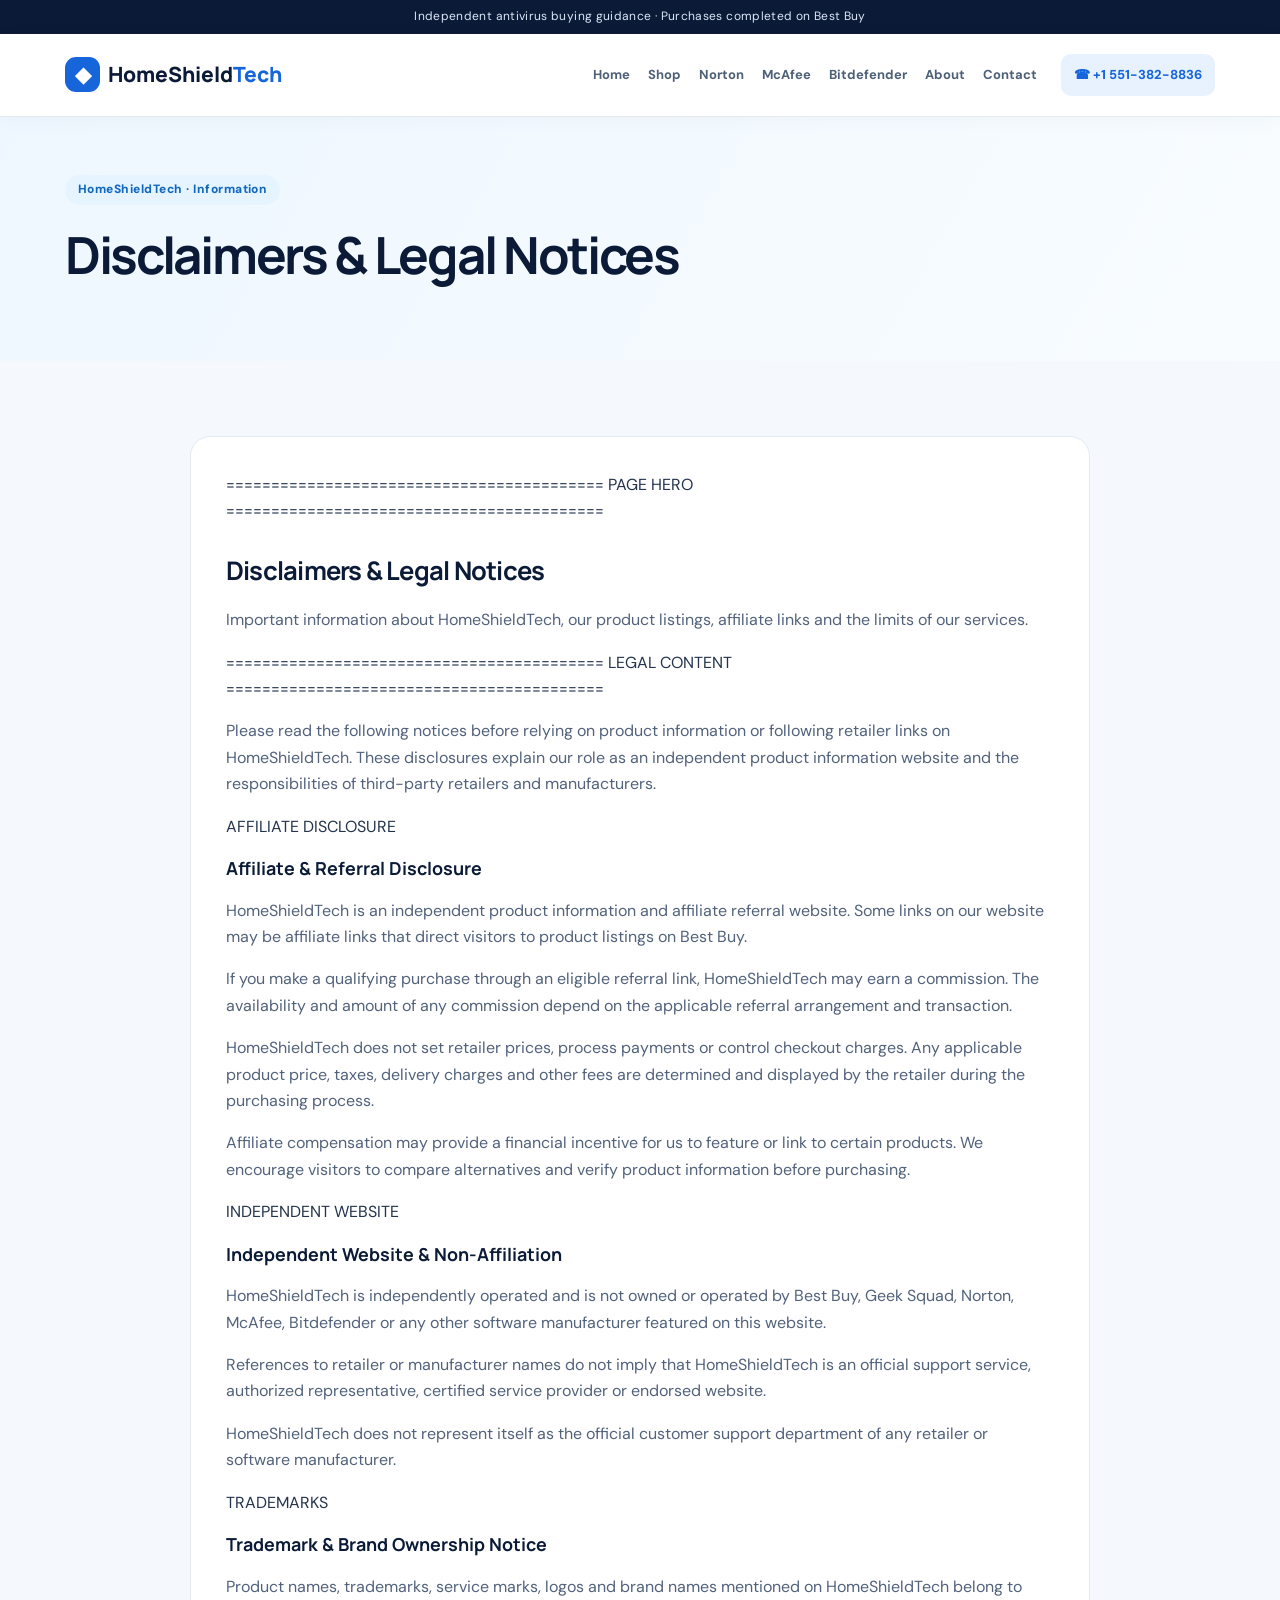
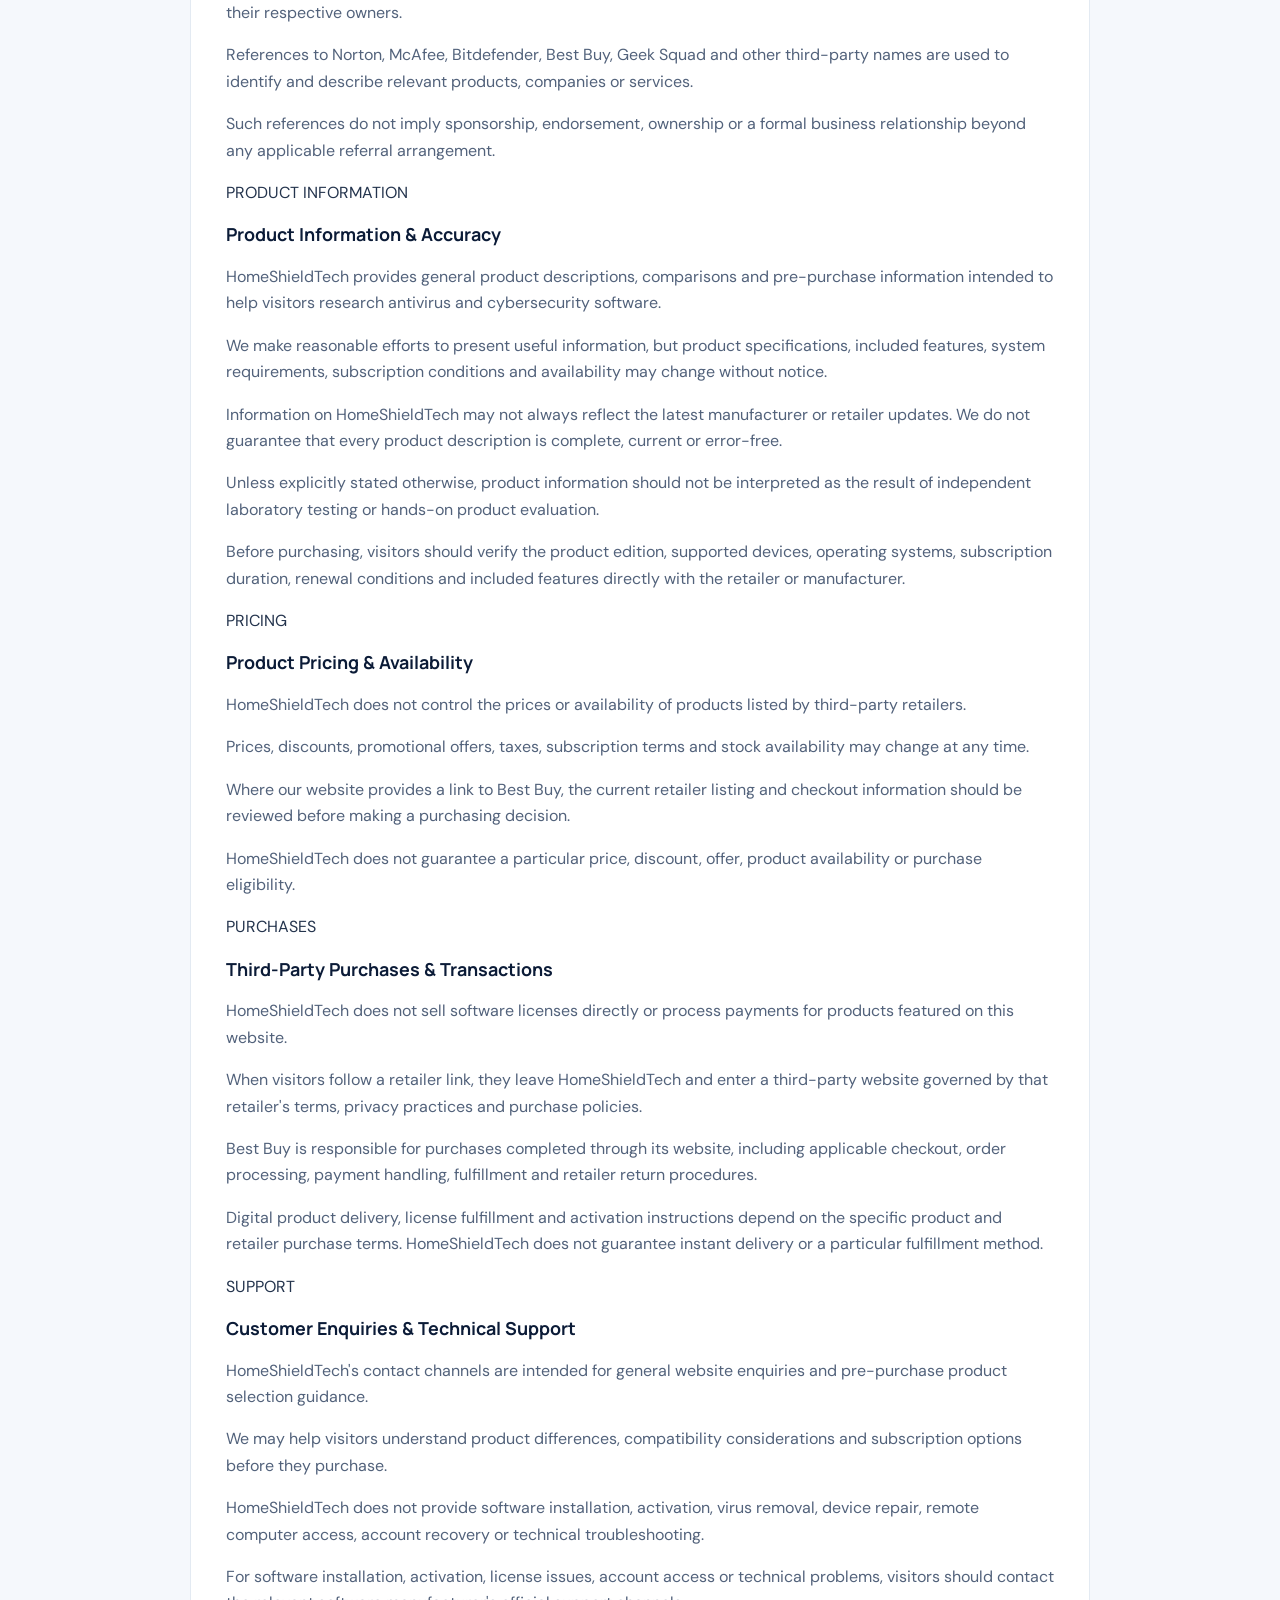
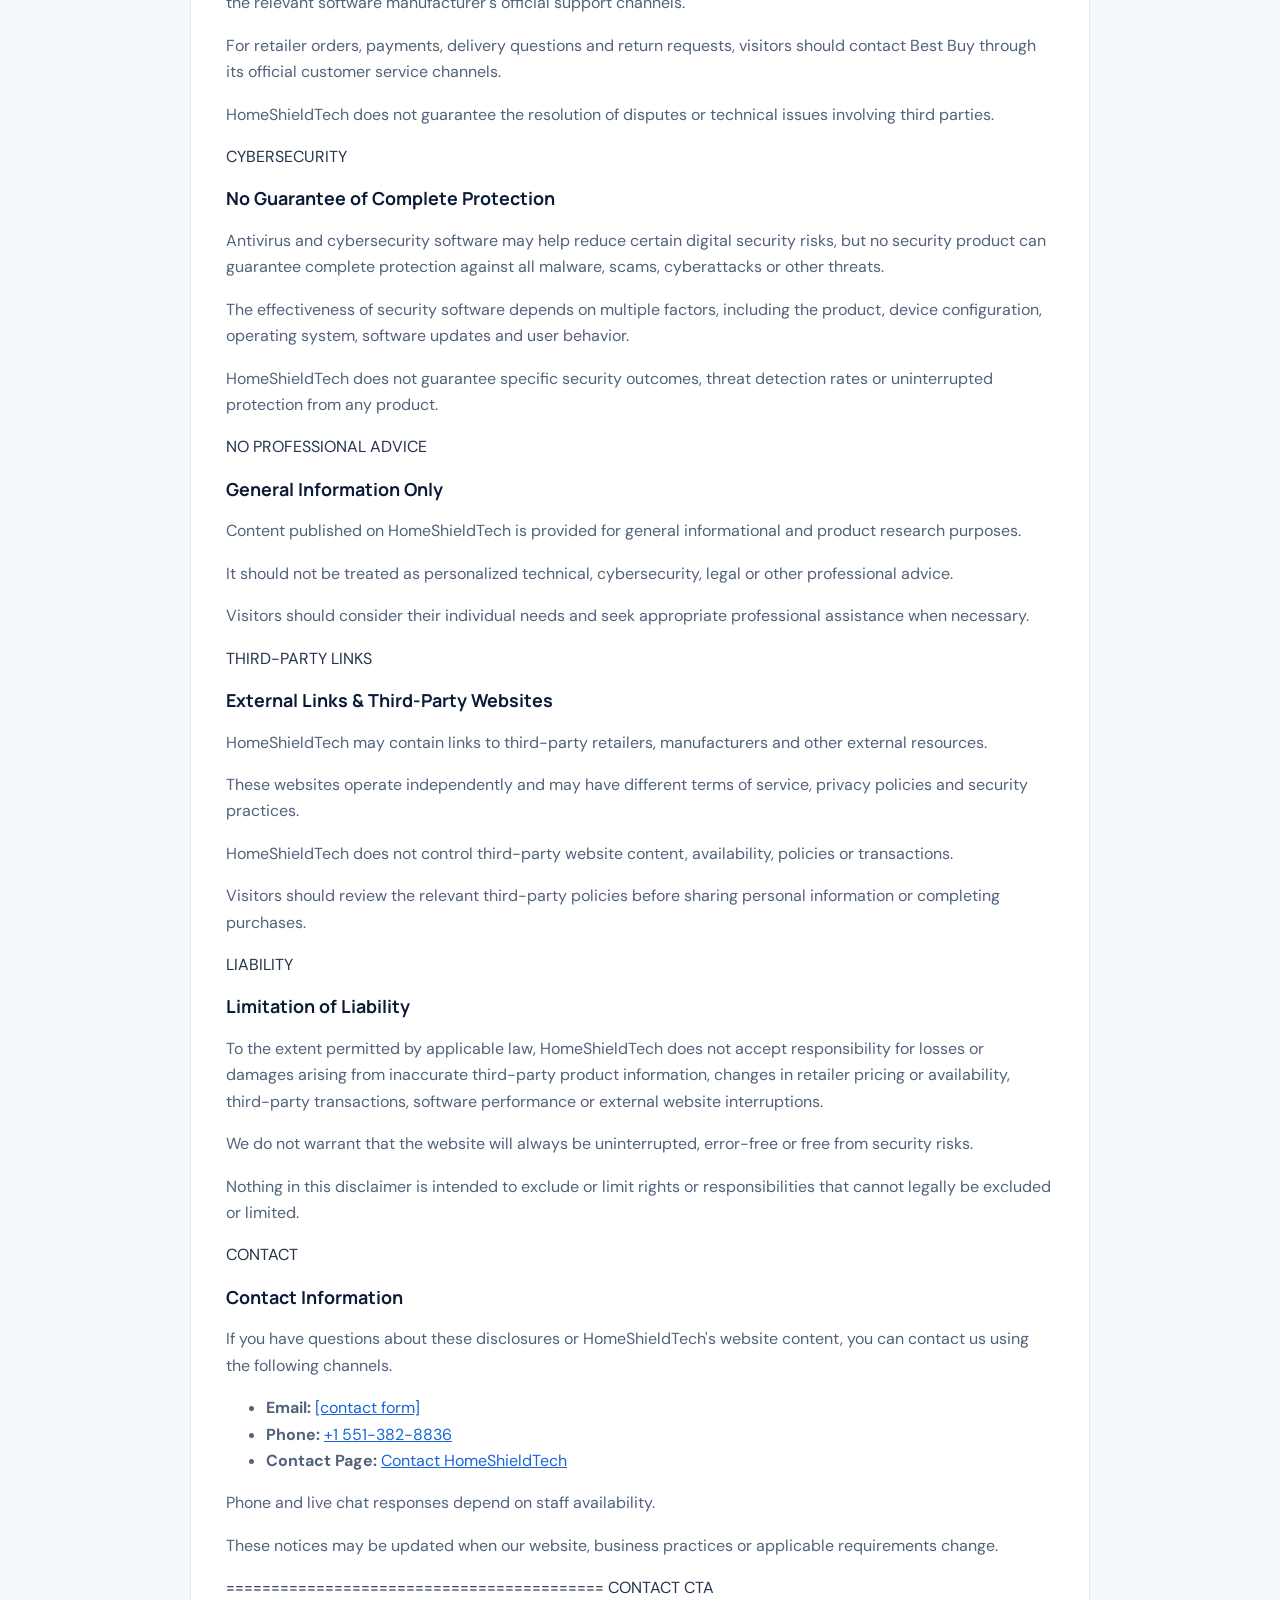
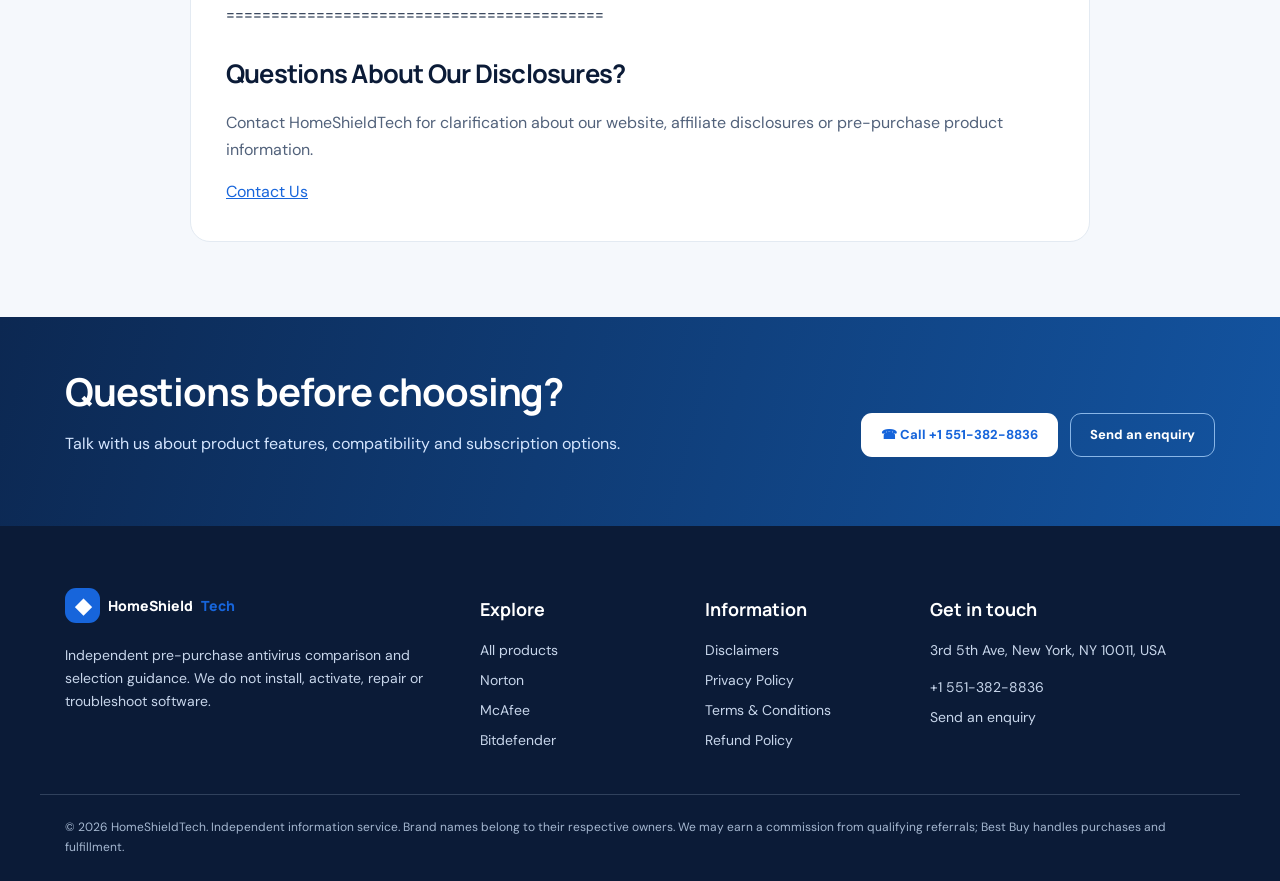
<file: disclaimers.html>
<!DOCTYPE html>
<html lang="en"><head><meta charset="utf-8"/><meta content="width=device-width,initial-scale=1" name="viewport"/><title>Disclaimers &amp; Affiliate Disclosure | HomeShieldTech | HomeShieldTech</title><meta content="HomeShieldTech independent antivirus buying information and policies." name="description"/><link href="css/site.css" rel="stylesheet"/><script defer="" src="js/catalog.js"></script><script defer="" src="js/site.js"></script><!-- Google tag (gtag.js) -->
<script async src="https://www.googletagmanager.com/gtag/js?id=AW-18514689271"></script>
<script>
window.dataLayer = window.dataLayer || [];
function gtag(){dataLayer.push(arguments);}
gtag('js', new Date());
gtag('config', 'AW-18514689271');
</script>
<!-- Contact (1): measures phone-link clicks, not connected calls -->
<script>
function gtag_report_conversion(url) {
  var navigated = false;
  function go() {
    if (navigated) return;
    navigated = true;
    if (url) window.location.href = url;
  }
  var fallback = setTimeout(go, 800);
  try {
    if (typeof window.gtag !== 'function') {
      clearTimeout(fallback);
      go();
      return false;
    }
    gtag('event', 'conversion', {
      'send_to': 'AW-18514689271/no69CNvjtbkdEPf5vvxE',
      'value': 1.0,
      'currency': 'USD',
      'event_callback': function() { clearTimeout(fallback); go(); }
    });
  } catch (error) {
    clearTimeout(fallback);
    go();
  }
  return false;
}
</script>
</head><body><div class="topline">Independent antivirus buying guidance · Purchases completed on Best Buy</div><header class="site-header"><div class="wrap nav"><a aria-label="HomeShieldTech home" class="logo" href="index.html"><span class="logo-icon">◆</span><span>HomeShield<span class="logo-accent">Tech</span></span></a><button aria-expanded="false" aria-label="Toggle menu" class="menu-toggle">☰</button><nav id="main-nav"><a class="" href="index.html">Home</a><a class="" href="shop.html">Shop</a><a class="" href="norton.html">Norton</a><a class="" href="mcafee.html">McAfee</a><a class="" href="bitdefender.html">Bitdefender</a><a class="" href="about.html">About</a><a class="" href="contact.html">Contact</a></nav><a class="nav-call" data-event="click_to_call" href="tel:+15513828836" onclick="return gtag_report_conversion(this.href);">☎ +1 551-382-8836</a></div></header><main><section class="legal-hero"><div class="wrap"><span class="pill">HomeShieldTech · Information</span><h1>Disclaimers &amp; Legal Notices</h1></div></section><section class="section"><div class="wrap"><div class="legal-content">
 ==========================================
             PAGE HERO
             ========================================== 
<section>
<div>
<h2>Disclaimers &amp; Legal Notices</h2>
<p>
                    Important information about
                    HomeShieldTech, our product listings,
                    affiliate links and the limits
                    of our services.
                </p>
</div>
</section>
 ==========================================
             LEGAL CONTENT
             ========================================== 
<section>
<div>
<div>
<p>
                        Please read the following notices
                        before relying on product information
                        or following retailer links on
                        HomeShieldTech. These disclosures explain
                        our role as an independent product
                        information website and the
                        responsibilities of third-party
                        retailers and manufacturers.
                    </p>
 AFFILIATE DISCLOSURE 
<div>
<h3>Affiliate &amp; Referral Disclosure</h3>
<p>
                            HomeShieldTech is an independent
                            product information and
                            affiliate referral website.
                            Some links on our website
                            may be affiliate links that
                            direct visitors to product
                            listings on Best Buy.
                        </p>
<p>
                            If you make a qualifying
                            purchase through an eligible
                            referral link, HomeShieldTech
                            may earn a commission.
                            The availability and amount
                            of any commission depend on
                            the applicable referral
                            arrangement and transaction.
                        </p>
<p>
                            HomeShieldTech does not set
                            retailer prices, process
                            payments or control
                            checkout charges.
                            Any applicable product
                            price, taxes, delivery
                            charges and other fees
                            are determined and displayed
                            by the retailer during
                            the purchasing process.
                        </p>
<p>
                            Affiliate compensation
                            may provide a financial
                            incentive for us to feature
                            or link to certain products.
                            We encourage visitors to
                            compare alternatives and
                            verify product information
                            before purchasing.
                        </p>
</div>
 INDEPENDENT WEBSITE 
<h3>Independent Website &amp; Non-Affiliation</h3>
<p>
                        HomeShieldTech is independently
                        operated and is not owned
                        or operated by Best Buy,
                        Geek Squad, Norton, McAfee,
                        Bitdefender or any other
                        software manufacturer
                        featured on this website.
                    </p>
<p>
                        References to retailer
                        or manufacturer names do
                        not imply that HomeShieldTech
                        is an official support
                        service, authorized
                        representative, certified
                        service provider or
                        endorsed website.
                    </p>
<p>
                        HomeShieldTech does not represent
                        itself as the official
                        customer support department
                        of any retailer or software
                        manufacturer.
                    </p>
 TRADEMARKS 
<h3>Trademark &amp; Brand Ownership Notice</h3>
<p>
                        Product names, trademarks,
                        service marks, logos and
                        brand names mentioned on
                        HomeShieldTech belong to their
                        respective owners.
                    </p>
<p>
                        References to Norton,
                        McAfee, Bitdefender,
                        Best Buy, Geek Squad
                        and other third-party
                        names are used to identify
                        and describe relevant
                        products, companies
                        or services.
                    </p>
<p>
                        Such references do not
                        imply sponsorship,
                        endorsement, ownership
                        or a formal business
                        relationship beyond
                        any applicable referral
                        arrangement.
                    </p>
 PRODUCT INFORMATION 
<h3>Product Information &amp; Accuracy</h3>
<p>
                        HomeShieldTech provides
                        general product descriptions,
                        comparisons and
                        pre-purchase information
                        intended to help visitors
                        research antivirus and
                        cybersecurity software.
                    </p>
<p>
                        We make reasonable efforts
                        to present useful information,
                        but product specifications,
                        included features, system
                        requirements, subscription
                        conditions and availability
                        may change without notice.
                    </p>
<p>
                        Information on HomeShieldTech
                        may not always reflect
                        the latest manufacturer
                        or retailer updates.
                        We do not guarantee that
                        every product description
                        is complete, current
                        or error-free.
                    </p>
<p>
                        Unless explicitly stated
                        otherwise, product information
                        should not be interpreted
                        as the result of independent
                        laboratory testing or
                        hands-on product evaluation.
                    </p>
<p>
                        Before purchasing, visitors
                        should verify the product
                        edition, supported devices,
                        operating systems, subscription
                        duration, renewal conditions
                        and included features
                        directly with the retailer
                        or manufacturer.
                    </p>
 PRICING 
<h3>Product Pricing &amp; Availability</h3>
<p>
                        HomeShieldTech does not control
                        the prices or availability
                        of products listed by
                        third-party retailers.
                    </p>
<p>
                        Prices, discounts, promotional
                        offers, taxes, subscription
                        terms and stock availability
                        may change at any time.
                    </p>
<p>
                        Where our website provides
                        a link to Best Buy, the
                        current retailer listing
                        and checkout information
                        should be reviewed before
                        making a purchasing decision.
                    </p>
<p>
                        HomeShieldTech does not guarantee
                        a particular price,
                        discount, offer,
                        product availability
                        or purchase eligibility.
                    </p>
 PURCHASES 
<h3>Third-Party Purchases &amp; Transactions</h3>
<p>
                        HomeShieldTech does not sell
                        software licenses directly
                        or process payments for
                        products featured on
                        this website.
                    </p>
<p>
                        When visitors follow
                        a retailer link, they
                        leave HomeShieldTech and
                        enter a third-party
                        website governed by
                        that retailer's terms,
                        privacy practices
                        and purchase policies.
                    </p>
<p>
                        Best Buy is responsible
                        for purchases completed
                        through its website,
                        including applicable
                        checkout, order processing,
                        payment handling,
                        fulfillment and
                        retailer return procedures.
                    </p>
<p>
                        Digital product delivery,
                        license fulfillment
                        and activation instructions
                        depend on the specific
                        product and retailer
                        purchase terms.
                        HomeShieldTech does not
                        guarantee instant delivery
                        or a particular
                        fulfillment method.
                    </p>
 SUPPORT 
<h3>Customer Enquiries &amp; Technical Support</h3>
<p>
                        HomeShieldTech's contact
                        channels are intended
                        for general website
                        enquiries and
                        pre-purchase product
                        selection guidance.
                    </p>
<p>
                        We may help visitors
                        understand product
                        differences, compatibility
                        considerations and
                        subscription options
                        before they purchase.
                    </p>
<p>
                        HomeShieldTech does not provide
                        software installation,
                        activation, virus removal,
                        device repair, remote
                        computer access,
                        account recovery
                        or technical troubleshooting.
                    </p>
<p>
                        For software installation,
                        activation, license issues,
                        account access or
                        technical problems,
                        visitors should contact
                        the relevant software
                        manufacturer's official
                        support channels.
                    </p>
<p>
                        For retailer orders,
                        payments, delivery
                        questions and return
                        requests, visitors
                        should contact Best Buy
                        through its official
                        customer service channels.
                    </p>
<p>
                        HomeShieldTech does not guarantee
                        the resolution of disputes
                        or technical issues
                        involving third parties.
                    </p>
 CYBERSECURITY 
<h3>No Guarantee of Complete Protection</h3>
<p>
                        Antivirus and cybersecurity
                        software may help reduce
                        certain digital security
                        risks, but no security
                        product can guarantee
                        complete protection
                        against all malware,
                        scams, cyberattacks
                        or other threats.
                    </p>
<p>
                        The effectiveness of
                        security software depends
                        on multiple factors,
                        including the product,
                        device configuration,
                        operating system,
                        software updates
                        and user behavior.
                    </p>
<p>
                        HomeShieldTech does not guarantee
                        specific security outcomes,
                        threat detection rates
                        or uninterrupted protection
                        from any product.
                    </p>
 NO PROFESSIONAL ADVICE 
<h3>General Information Only</h3>
<p>
                        Content published on
                        HomeShieldTech is provided
                        for general informational
                        and product research
                        purposes.
                    </p>
<p>
                        It should not be treated
                        as personalized technical,
                        cybersecurity, legal
                        or other professional
                        advice.
                    </p>
<p>
                        Visitors should consider
                        their individual needs
                        and seek appropriate
                        professional assistance
                        when necessary.
                    </p>
 THIRD-PARTY LINKS 
<h3>External Links &amp; Third-Party Websites</h3>
<p>
                        HomeShieldTech may contain
                        links to third-party
                        retailers, manufacturers
                        and other external
                        resources.
                    </p>
<p>
                        These websites operate
                        independently and may
                        have different terms
                        of service, privacy
                        policies and security
                        practices.
                    </p>
<p>
                        HomeShieldTech does not control
                        third-party website
                        content, availability,
                        policies or transactions.
                    </p>
<p>
                        Visitors should review
                        the relevant third-party
                        policies before sharing
                        personal information
                        or completing purchases.
                    </p>
 LIABILITY 
<h3>Limitation of Liability</h3>
<p>
                        To the extent permitted
                        by applicable law,
                        HomeShieldTech does not accept
                        responsibility for losses
                        or damages arising from
                        inaccurate third-party
                        product information,
                        changes in retailer
                        pricing or availability,
                        third-party transactions,
                        software performance
                        or external website
                        interruptions.
                    </p>
<p>
                        We do not warrant that
                        the website will always
                        be uninterrupted,
                        error-free or free
                        from security risks.
                    </p>
<p>
                        Nothing in this disclaimer
                        is intended to exclude
                        or limit rights or
                        responsibilities that
                        cannot legally be
                        excluded or limited.
                    </p>
 CONTACT 
<div>
<h3>Contact Information</h3>
<p>
                            If you have questions
                            about these disclosures
                            or HomeShieldTech's
                            website content,
                            you can contact us
                            using the following
                            channels.
                        </p>
<ul>
<li>
<strong>Email:</strong>
<a href="contact.html">
                                    [contact form]
                                </a>
</li>
<li>
<strong>Phone:</strong>
<a href="tel:+15513828836" onclick="return gtag_report_conversion(this.href);">
                                    +1 551-382-8836
                                </a>
</li>
<li>
<strong>Contact Page:</strong>
<a href="contact.html">
                                    Contact HomeShieldTech
                                </a>
</li>
</ul>
<p>
                            Phone and live chat
                            responses depend on
                            staff availability.
                        </p>
</div>
<p>
                        These notices may be updated
                        when our website, business
                        practices or applicable
                        requirements change.
                    </p>
</div>
</div>
</section>
 ==========================================
             CONTACT CTA
             ========================================== 
<section>
<div>
<h2>
                    Questions About Our Disclosures?
                </h2>
<p>
                    Contact HomeShieldTech for clarification
                    about our website, affiliate
                    disclosures or pre-purchase
                    product information.
                </p>
<a href="contact.html">
                    Contact Us
                </a>
</div>
</section>
</div></div></section><section class="cta"><div class="wrap cta-row"><div><h2>Questions before choosing?</h2><p>Talk with us about product features, compatibility and subscription options.</p></div><div class="actions"><a class="btn btn-light" href="tel:+15513828836" onclick="return gtag_report_conversion(this.href);">☎ Call +1 551-382-8836</a><a class="btn btn-ghost" href="contact.html">Send an enquiry</a></div></div></section></main><footer><div class="wrap footer-grid"><div><a class="logo" href="index.html"><span class="logo-icon">◆</span>HomeShield<span class="logo-accent">Tech</span></a><p>Independent pre-purchase antivirus comparison and selection guidance. We do not install, activate, repair or troubleshoot software.</p></div><div><h3>Explore</h3><a class="" href="shop.html">All products</a><a class="" href="norton.html">Norton</a><a class="" href="mcafee.html">McAfee</a><a class="" href="bitdefender.html">Bitdefender</a></div><div><h3>Information</h3><a class="" href="disclaimers.html">Disclaimers</a><a class="" href="privacy-policy.html">Privacy Policy</a><a class="" href="terms-and-conditions.html">Terms &amp; Conditions</a><a class="" href="refund-policy.html">Refund Policy</a></div><div><h3>Get in touch</h3><p>3rd 5th Ave, New York, NY 10011, USA</p><a data-event="click_to_call" href="tel:+15513828836" onclick="return gtag_report_conversion(this.href);">+1 551-382-8836</a><a class="" href="contact.html">Send an enquiry</a></div></div><div class="wrap footnote">© <span id="year"></span> HomeShieldTech. Independent information service. Brand names belong to their respective owners. We may earn a commission from qualifying referrals; Best Buy handles purchases and fulfillment.</div></footer><a class="sticky-call" data-event="click_to_call" href="tel:+15513828836" onclick="return gtag_report_conversion(this.href);">☎ Call for buying guidance</a><!--Start of Tawk.to Script-->
<script type="text/javascript">
var Tawk_API=Tawk_API||{}, Tawk_LoadStart=new Date();
(function(){
var s1=document.createElement("script"),s0=document.getElementsByTagName("script")[0];
s1.async=true;
s1.src='https://embed.tawk.to/6afaf0389653933c475371e7/1k7i3ko8l';
s1.charset='UTF-8';
s1.setAttribute('crossorigin','*');
s0.parentNode.insertBefore(s1,s0);
})();
</script>
<!--End of Tawk.to Script-->
</body></html>
</file>
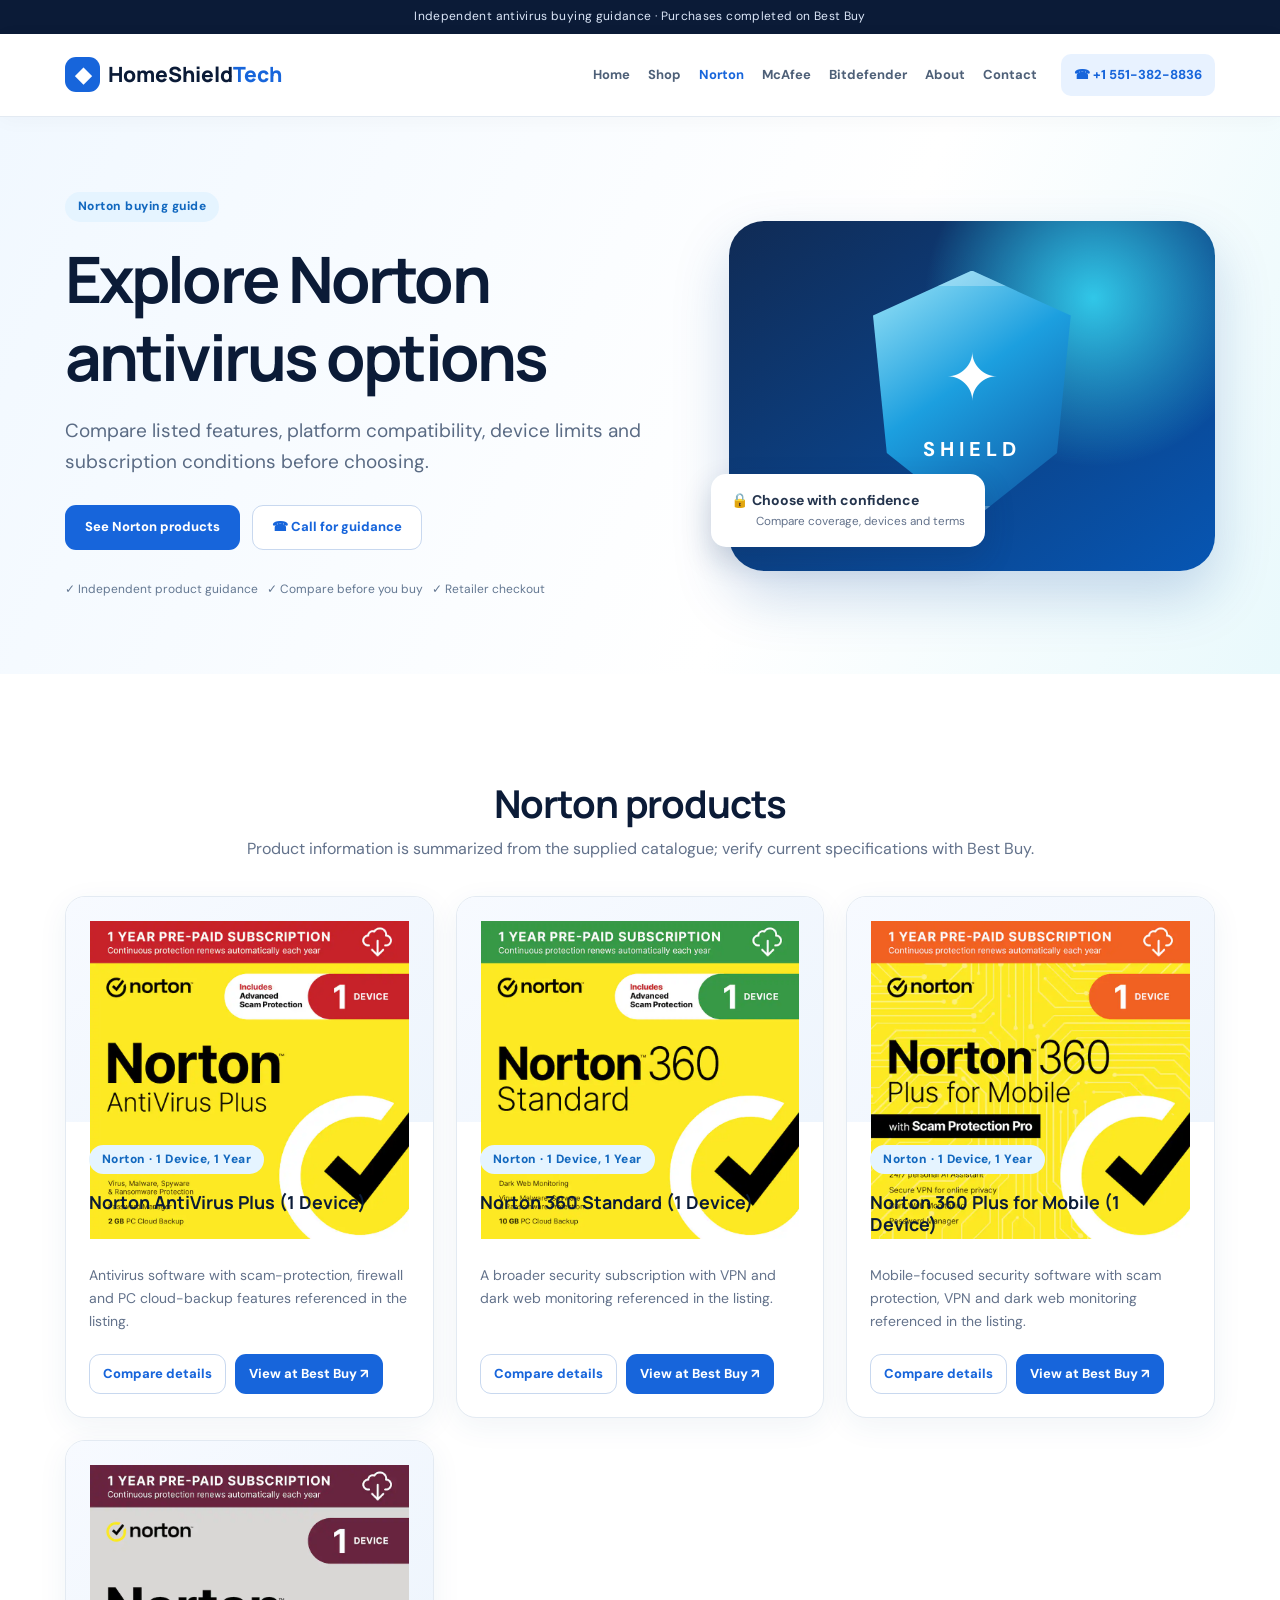
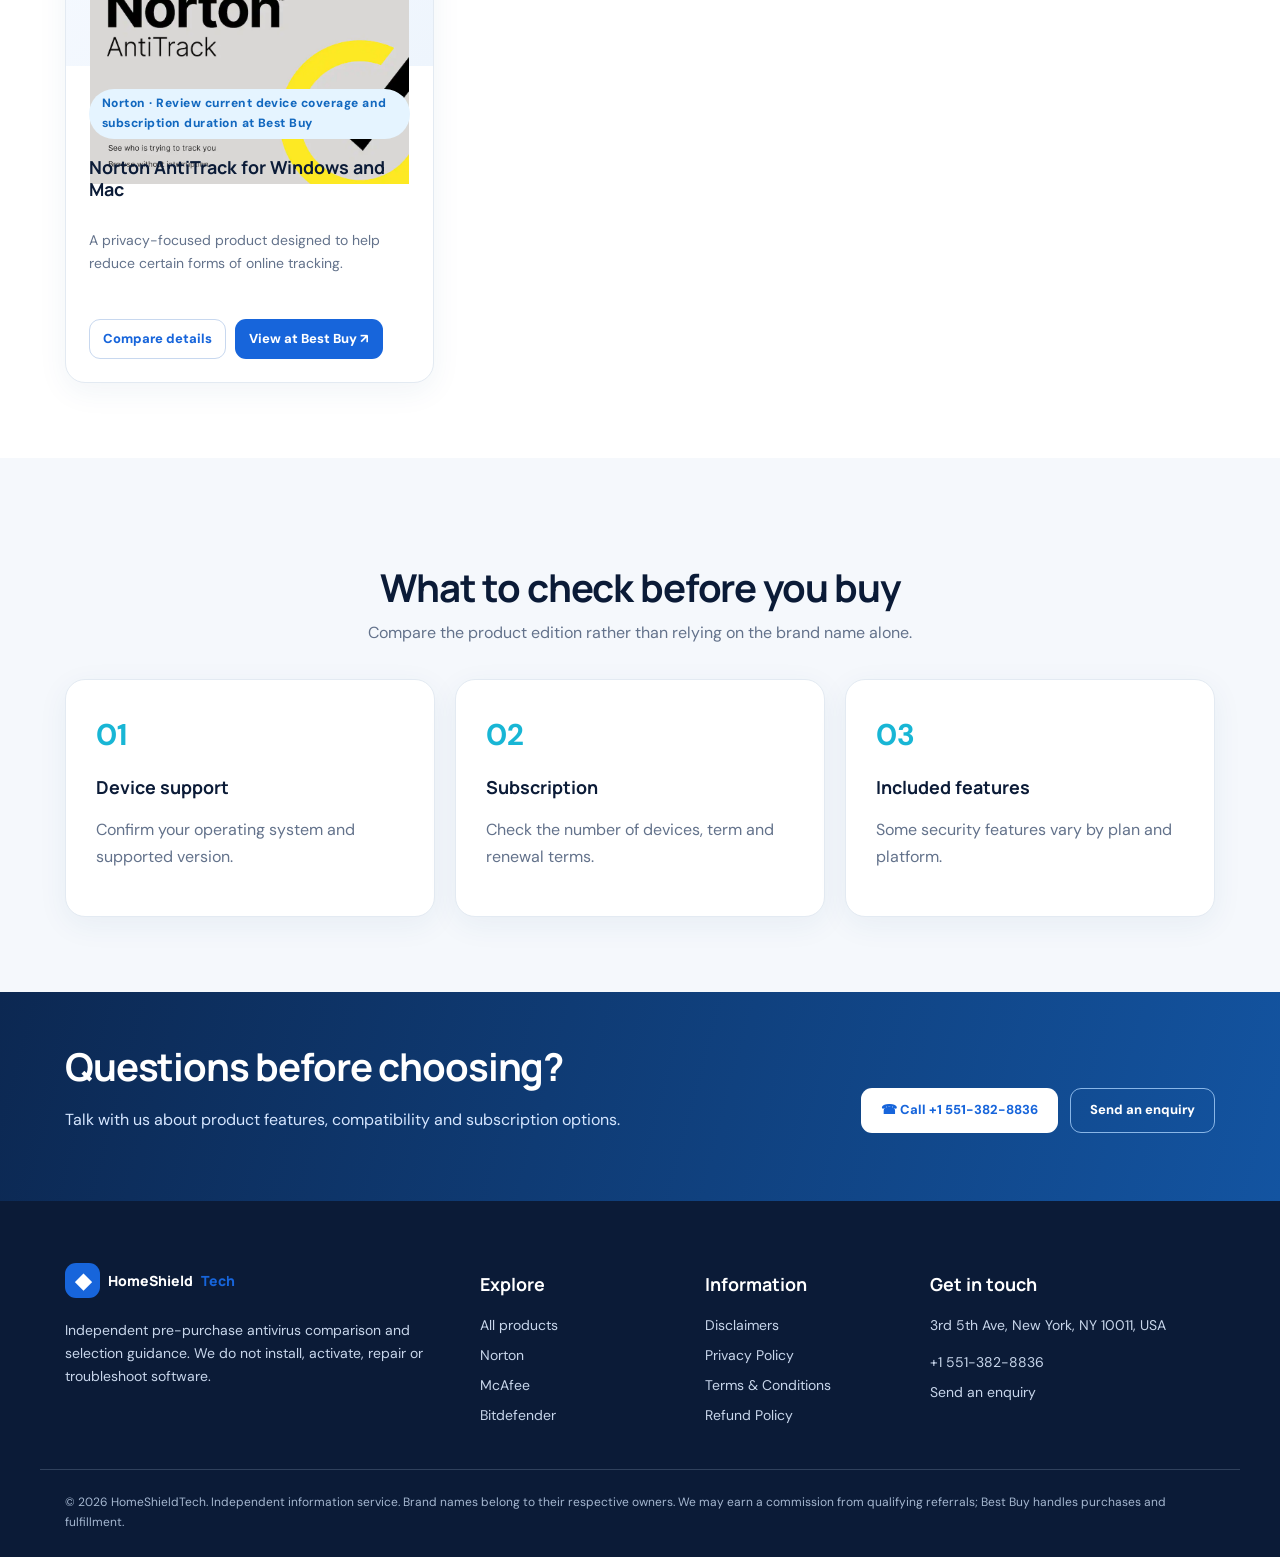
<file: norton.html>
<!doctype html><html lang="en"><head><meta charset="utf-8"><meta name="viewport" content="width=device-width,initial-scale=1"><title>Compare Norton Antivirus | HomeShieldTech</title><meta name="description" content="Independent Norton antivirus buying guidance."><link rel="stylesheet" href="css/site.css"><script defer src="js/catalog.js"></script><script defer src="js/site.js"></script><!-- Google tag (gtag.js) -->
<script async src="https://www.googletagmanager.com/gtag/js?id=AW-18514689271"></script>
<script>
window.dataLayer = window.dataLayer || [];
function gtag(){dataLayer.push(arguments);}
gtag('js', new Date());
gtag('config', 'AW-18514689271');
</script>
<!-- Contact (1): measures phone-link clicks, not connected calls -->
<script>
function gtag_report_conversion(url) {
  var navigated = false;
  function go() {
    if (navigated) return;
    navigated = true;
    if (url) window.location.href = url;
  }
  var fallback = setTimeout(go, 800);
  try {
    if (typeof window.gtag !== 'function') {
      clearTimeout(fallback);
      go();
      return false;
    }
    gtag('event', 'conversion', {
      'send_to': 'AW-18514689271/no69CNvjtbkdEPf5vvxE',
      'value': 1.0,
      'currency': 'USD',
      'event_callback': function() { clearTimeout(fallback); go(); }
    });
  } catch (error) {
    clearTimeout(fallback);
    go();
  }
  return false;
}
</script>
</head><body><div class="topline">Independent antivirus buying guidance · Purchases completed on Best Buy</div><header class="site-header"><div class="wrap nav"><a href="index.html" class="logo" aria-label="HomeShieldTech home"><span class="logo-icon">◆</span><span>HomeShield<span class="logo-accent">Tech</span></span></a><button class="menu-toggle" aria-label="Toggle menu" aria-expanded="false">☰</button><nav id="main-nav"><a href="index.html" class="">Home</a><a href="shop.html" class="">Shop</a><a href="norton.html" class="active">Norton</a><a href="mcafee.html" class="">McAfee</a><a href="bitdefender.html" class="">Bitdefender</a><a href="about.html" class="">About</a><a href="contact.html" class="">Contact</a></nav><a class="nav-call" href="tel:+15513828836" data-event="click_to_call" onclick="return gtag_report_conversion(this.href);">☎ +1 551-382-8836</a></div></header><main><section class="hero"><div class="wrap hero-grid"><div><span class="pill">Norton buying guide</span><h1>Explore Norton antivirus options</h1><p class="lead">Compare listed features, platform compatibility, device limits and subscription conditions before choosing.</p><div class="hero-actions"><a href="#products" class="btn btn-primary">See Norton products</a><a href="tel:+15513828836" class="btn btn-outline" onclick="return gtag_report_conversion(this.href);">☎ Call for guidance</a></div><div class="hero-trust">✓ Independent product guidance &nbsp; ✓ Compare before you buy &nbsp; ✓ Retailer checkout</div></div><div class="hero-art"><div class="shield-graphic">✦<span>SHIELD</span></div><div class="hero-float">🔒 <strong>Choose with confidence</strong><small>Compare coverage, devices and terms</small></div></div></div></section><div id="products"><section class="section"><div class="wrap"><div class="section-heading"><h2>Norton products</h2><p>Product information is summarized from the supplied catalogue; verify current specifications with Best Buy.</p></div><div class="product-grid"><article class="product-card"><div class="product-img"><img loading="lazy" src="image/norton-plus.webp" alt="Norton AntiVirus Plus (1 Device)"></div><div class="product-body"><span class="eyebrow">Norton · 1 Device, 1 Year</span><h3>Norton AntiVirus Plus (1 Device)</h3><p>Antivirus software with scam-protection, firewall and PC cloud-backup features referenced in the listing.</p><div class="product-actions"><a href="product.html?id=norton-plus" class="btn btn-outline">Compare details</a><a href="https://www.bestbuy.com/product/norton-antivirus-plus-1-device-antivirus-software-scam-protection-smart-firewall-pc-cloud-backup-1-year-subscription-android-apple-ios-mac-os-windows-digital/J78X33QVVT" class="btn btn-primary outbound">View at Best Buy ↗</a></div></div></article><article class="product-card"><div class="product-img"><img loading="lazy" src="image/norton-360-standard.webp" alt="Norton 360 Standard (1 Device)"></div><div class="product-body"><span class="eyebrow">Norton · 1 Device, 1 Year</span><h3>Norton 360 Standard (1 Device)</h3><p>A broader security subscription with VPN and dark web monitoring referenced in the listing.</p><div class="product-actions"><a href="product.html?id=norton-360-standard" class="btn btn-outline">Compare details</a><a href="https://www.bestbuy.com/product/norton-360-standard-1-device-antivirus-internet-security-scam-protection-vpn-dark-web-monitoring-1-year-subscription-android-apple-ios-mac-os-windows-digital/J78X33H77L" class="btn btn-primary outbound">View at Best Buy ↗</a></div></div></article><article class="product-card"><div class="product-img"><img loading="lazy" src="image/norton-360-mobile.webp" alt="Norton 360 Plus for Mobile (1 Device)"></div><div class="product-body"><span class="eyebrow">Norton · 1 Device, 1 Year</span><h3>Norton 360 Plus for Mobile (1 Device)</h3><p>Mobile-focused security software with scam protection, VPN and dark web monitoring referenced in the listing.</p><div class="product-actions"><a href="product.html?id=norton-360-mobile" class="btn btn-outline">Compare details</a><a href="https://www.bestbuy.com/product/norton-360-plus-for-mobile-1-device-scam-protection-secure-vpn-dark-web-monitoring-1-year-subscription-android-apple-ios-digital/J78X33TLSW" class="btn btn-primary outbound">View at Best Buy ↗</a></div></div></article><article class="product-card"><div class="product-img"><img loading="lazy" src="image/Norton - AntiTrack For Blocking Trackers and Protecting Privacy Online - Mac OS, Windows [Digital].webp" alt="Norton AntiTrack for Windows and Mac"></div><div class="product-body"><span class="eyebrow">Norton · Review current device coverage and subscription duration at Best Buy</span><h3>Norton AntiTrack for Windows and Mac</h3><p>A privacy-focused product designed to help reduce certain forms of online tracking.</p><div class="product-actions"><a href="product.html?id=norton-antitrack" class="btn btn-outline">Compare details</a><a href="https://www.bestbuy.com/product/norton-antitrack-for-blocking-trackers-and-protecting-privacy-online-mac-os-windows-digital/J78X33H4VT" class="btn btn-primary outbound">View at Best Buy ↗</a></div></div></article></div></div></section></div><section class="section"><div class="wrap"><div class="section-heading"><h2>What to check before you buy</h2><p>Compare the product edition rather than relying on the brand name alone.</p></div><div class="steps"><article><b>01</b><h3>Device support</h3><p>Confirm your operating system and supported version.</p></article><article><b>02</b><h3>Subscription</h3><p>Check the number of devices, term and renewal terms.</p></article><article><b>03</b><h3>Included features</h3><p>Some security features vary by plan and platform.</p></article></div></div></section><section class="cta"><div class="wrap cta-row"><div><h2>Questions before choosing?</h2><p>Talk with us about product features, compatibility and subscription options.</p></div><div class="actions"><a href="tel:+15513828836" class="btn btn-light" onclick="return gtag_report_conversion(this.href);">☎ Call +1 551-382-8836</a><a href="contact.html" class="btn btn-ghost">Send an enquiry</a></div></div></section></main><footer><div class="wrap footer-grid"><div><a href="index.html" class="logo"><span class="logo-icon">◆</span>HomeShield<span class="logo-accent">Tech</span></a><p>Independent pre-purchase antivirus comparison and selection guidance. We do not install, activate, repair or troubleshoot software.</p></div><div><h3>Explore</h3><a href="shop.html" class="">All products</a><a href="norton.html" class="">Norton</a><a href="mcafee.html" class="">McAfee</a><a href="bitdefender.html" class="">Bitdefender</a></div><div><h3>Information</h3><a href="disclaimers.html" class="">Disclaimers</a><a href="privacy-policy.html" class="">Privacy Policy</a><a href="terms-and-conditions.html" class="">Terms &amp; Conditions</a><a href="refund-policy.html" class="">Refund Policy</a></div><div><h3>Get in touch</h3><p>3rd 5th Ave, New York, NY 10011, USA</p><a href="tel:+15513828836" data-event="click_to_call" onclick="return gtag_report_conversion(this.href);">+1 551-382-8836</a><a href="contact.html" class="">Send an enquiry</a></div></div><div class="wrap footnote">© <span id="year"></span> HomeShieldTech. Independent information service. Brand names belong to their respective owners. We may earn a commission from qualifying referrals; Best Buy handles purchases and fulfillment.</div></footer><a class="sticky-call" href="tel:+15513828836" data-event="click_to_call" onclick="return gtag_report_conversion(this.href);">☎ Call for buying guidance</a><!--Start of Tawk.to Script-->
<script type="text/javascript">
var Tawk_API=Tawk_API||{}, Tawk_LoadStart=new Date();
(function(){
var s1=document.createElement("script"),s0=document.getElementsByTagName("script")[0];
s1.async=true;
s1.src='https://embed.tawk.to/6afaf0389653933c475371e7/1k7i3ko8l';
s1.charset='UTF-8';
s1.setAttribute('crossorigin','*');
s0.parentNode.insertBefore(s1,s0);
})();
</script>
<!--End of Tawk.to Script-->
</body></html>
</file>
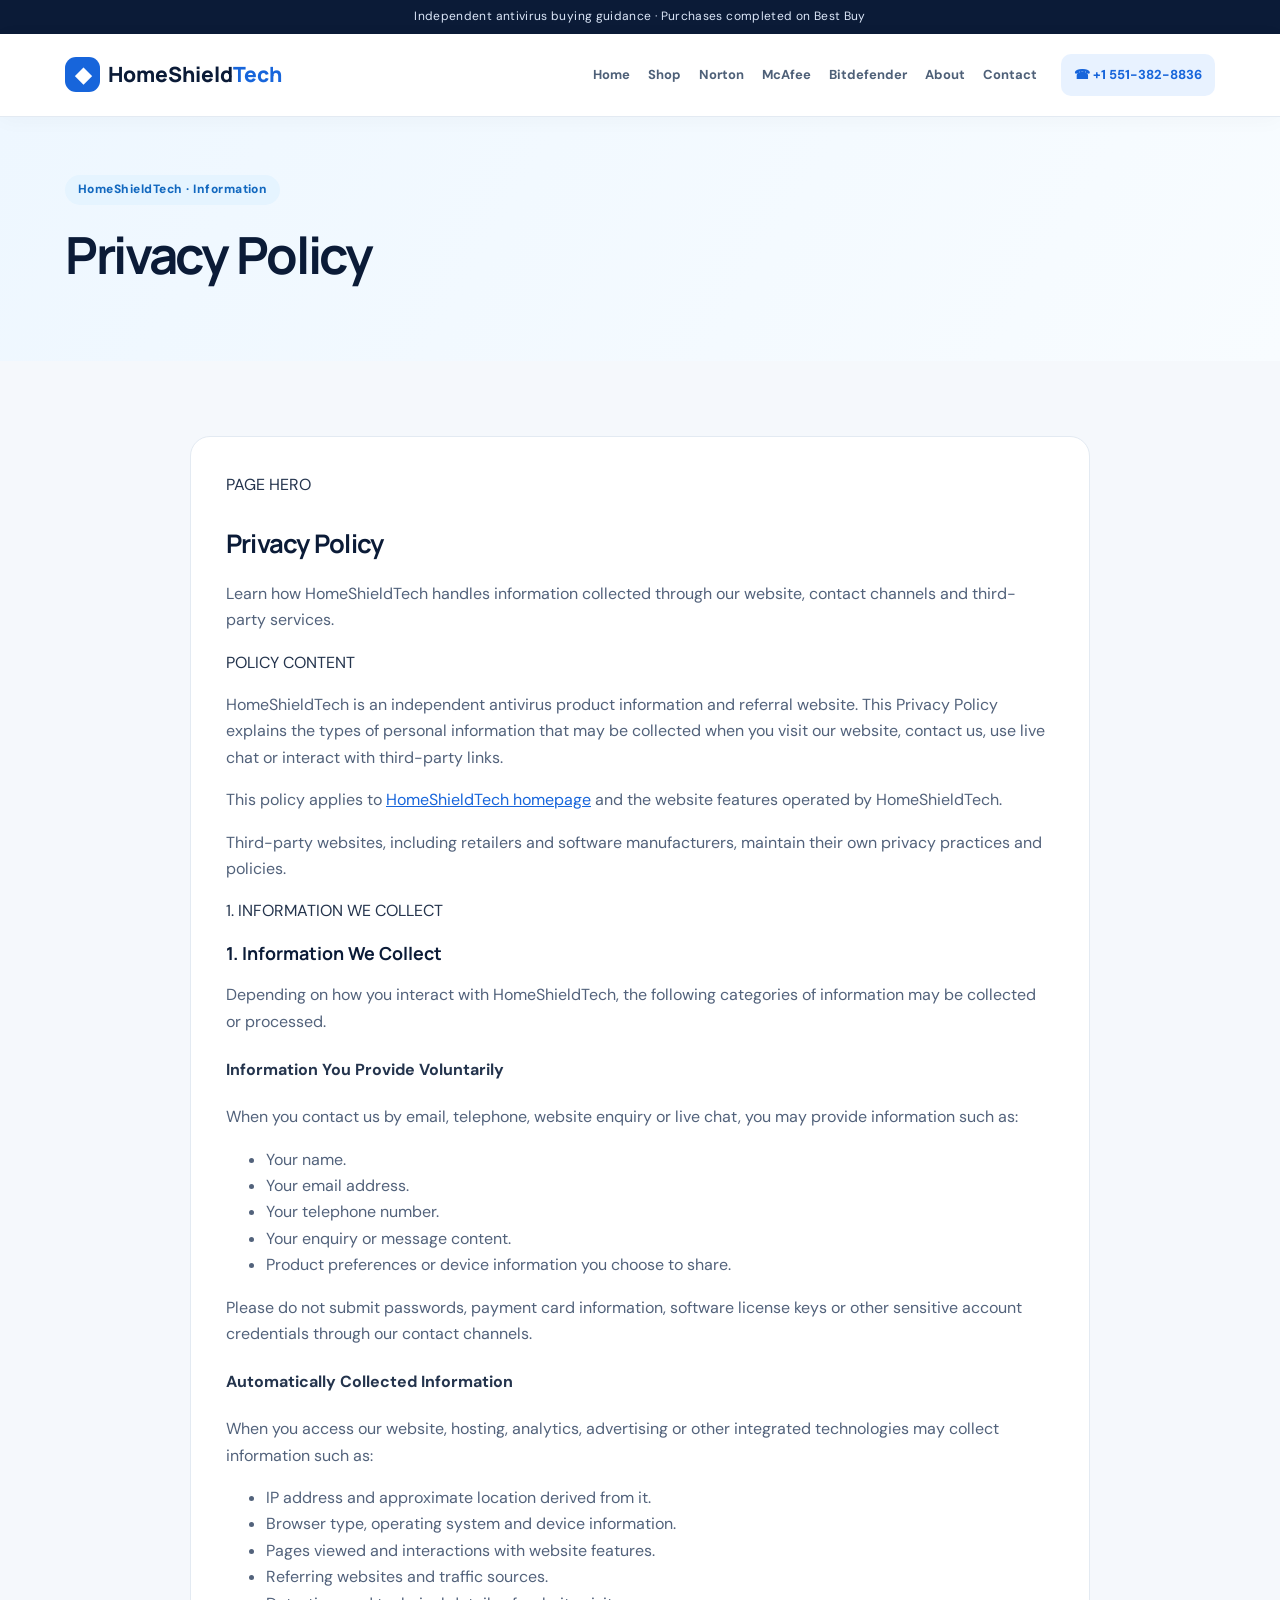
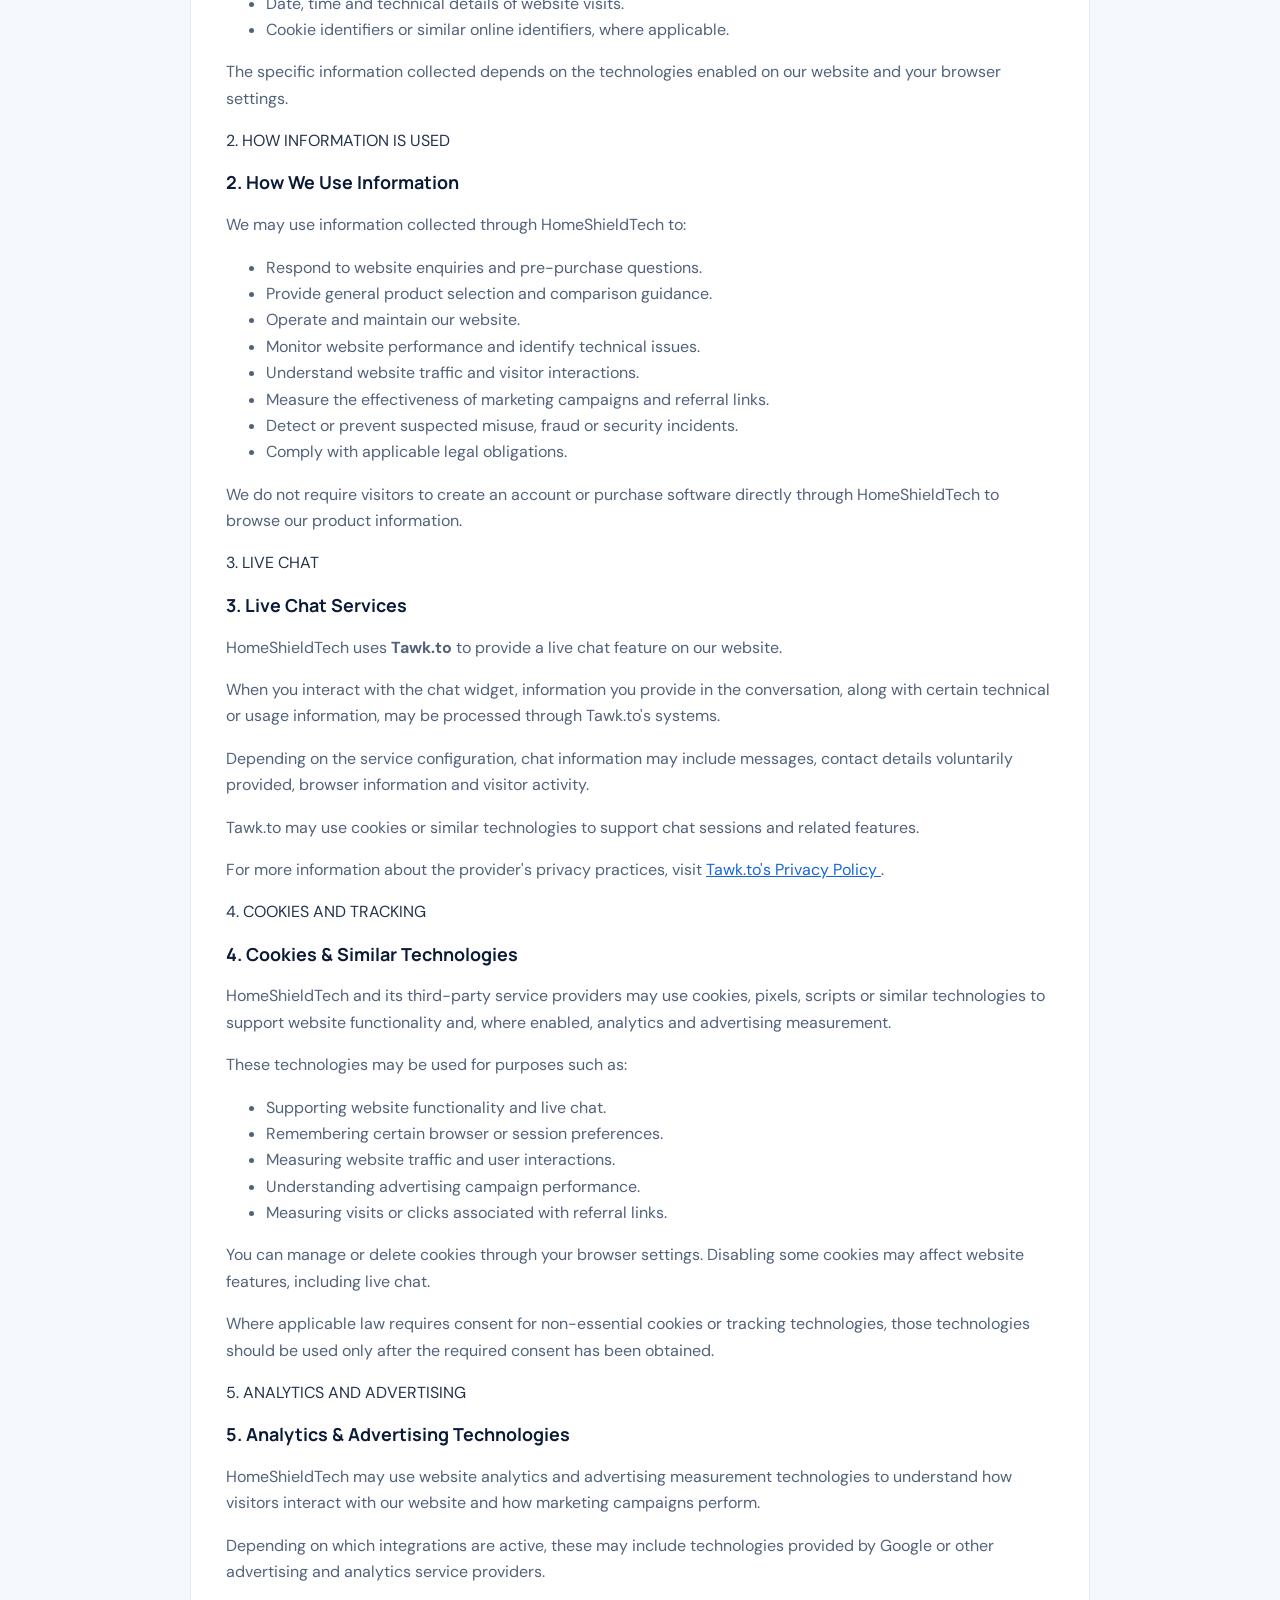
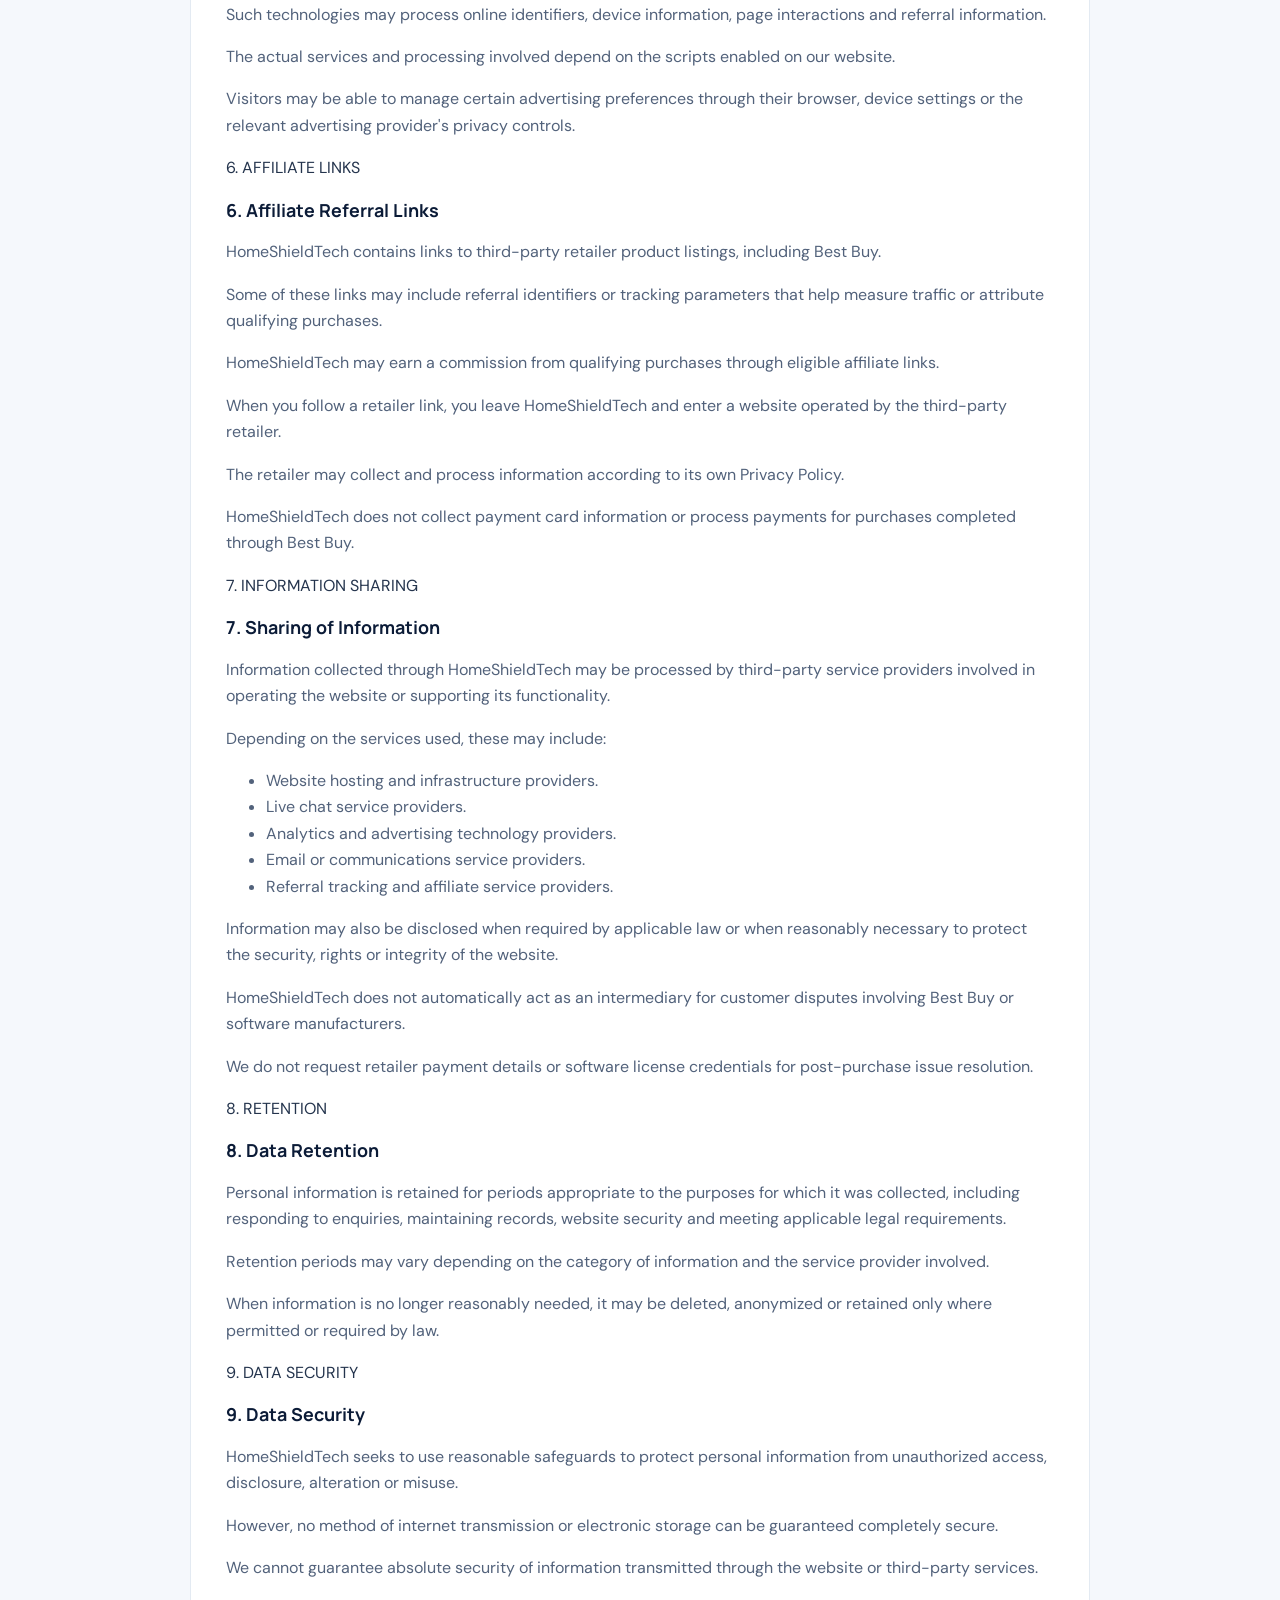
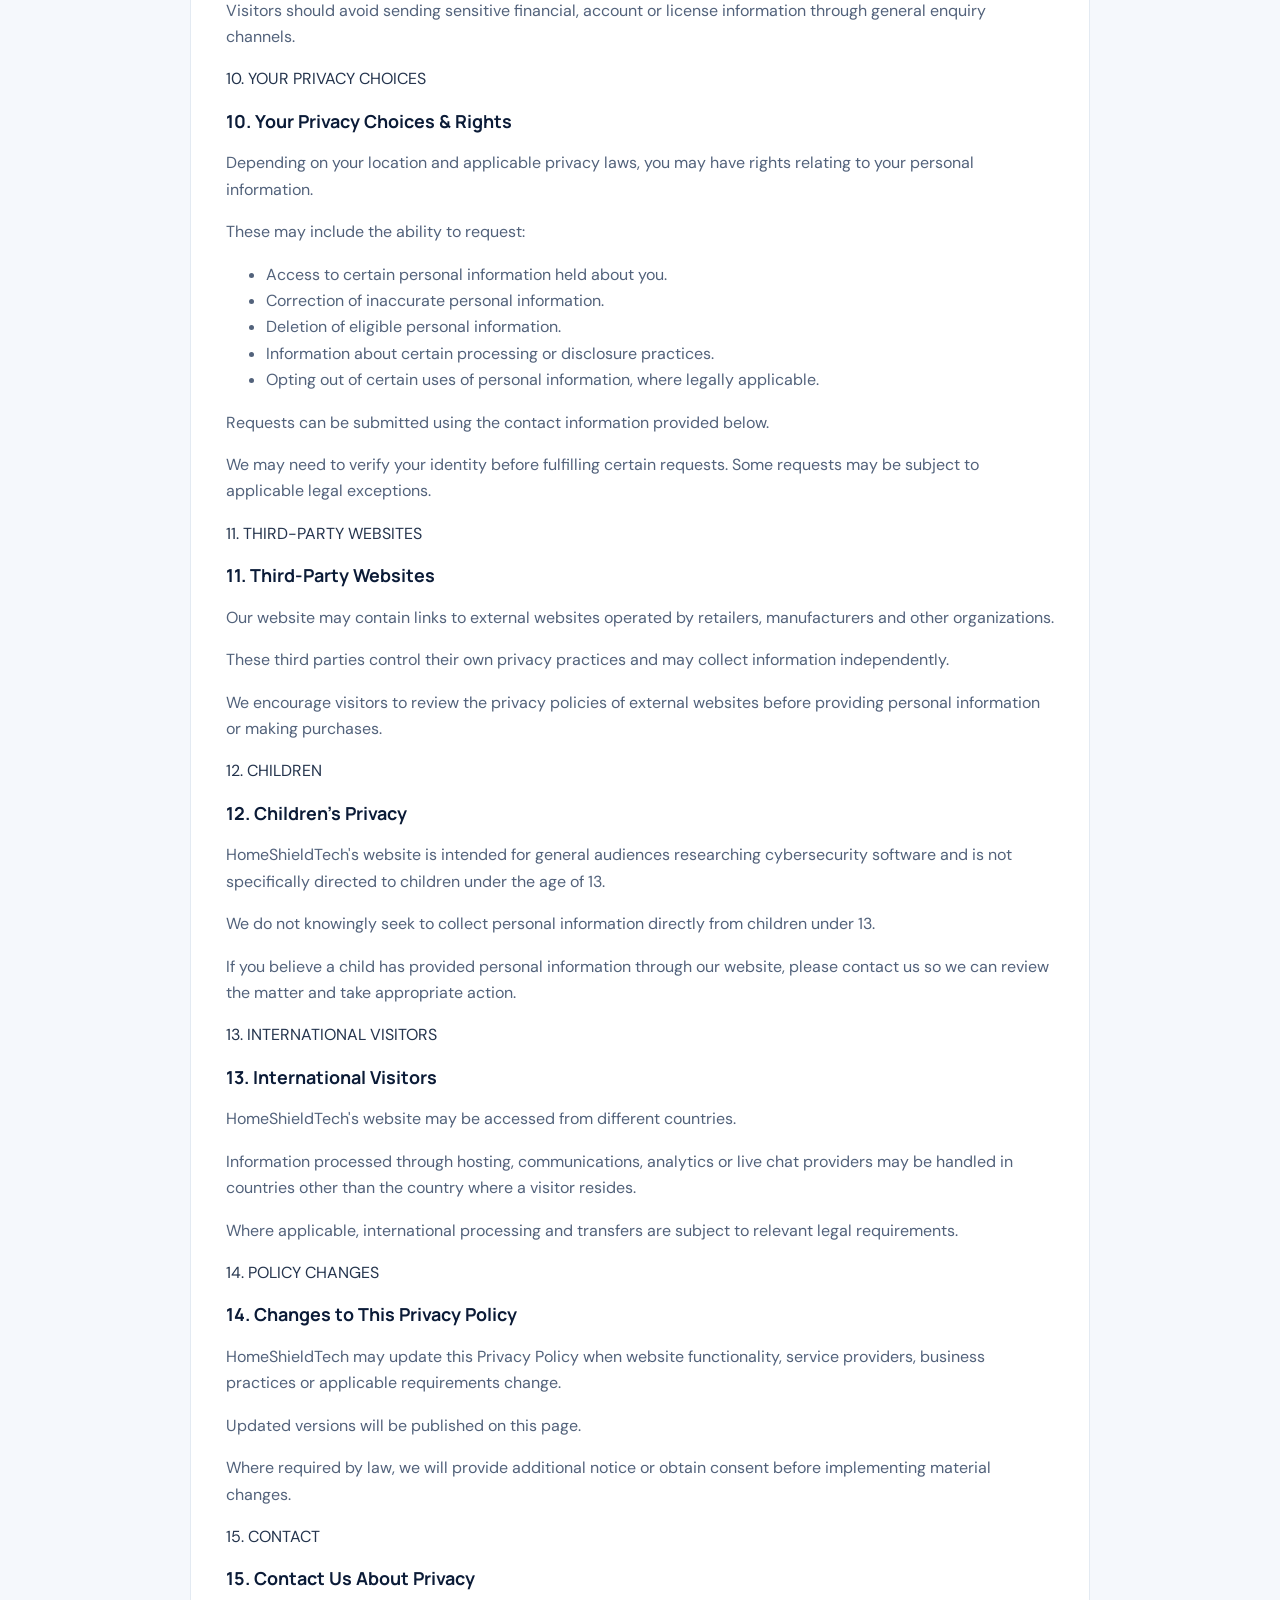
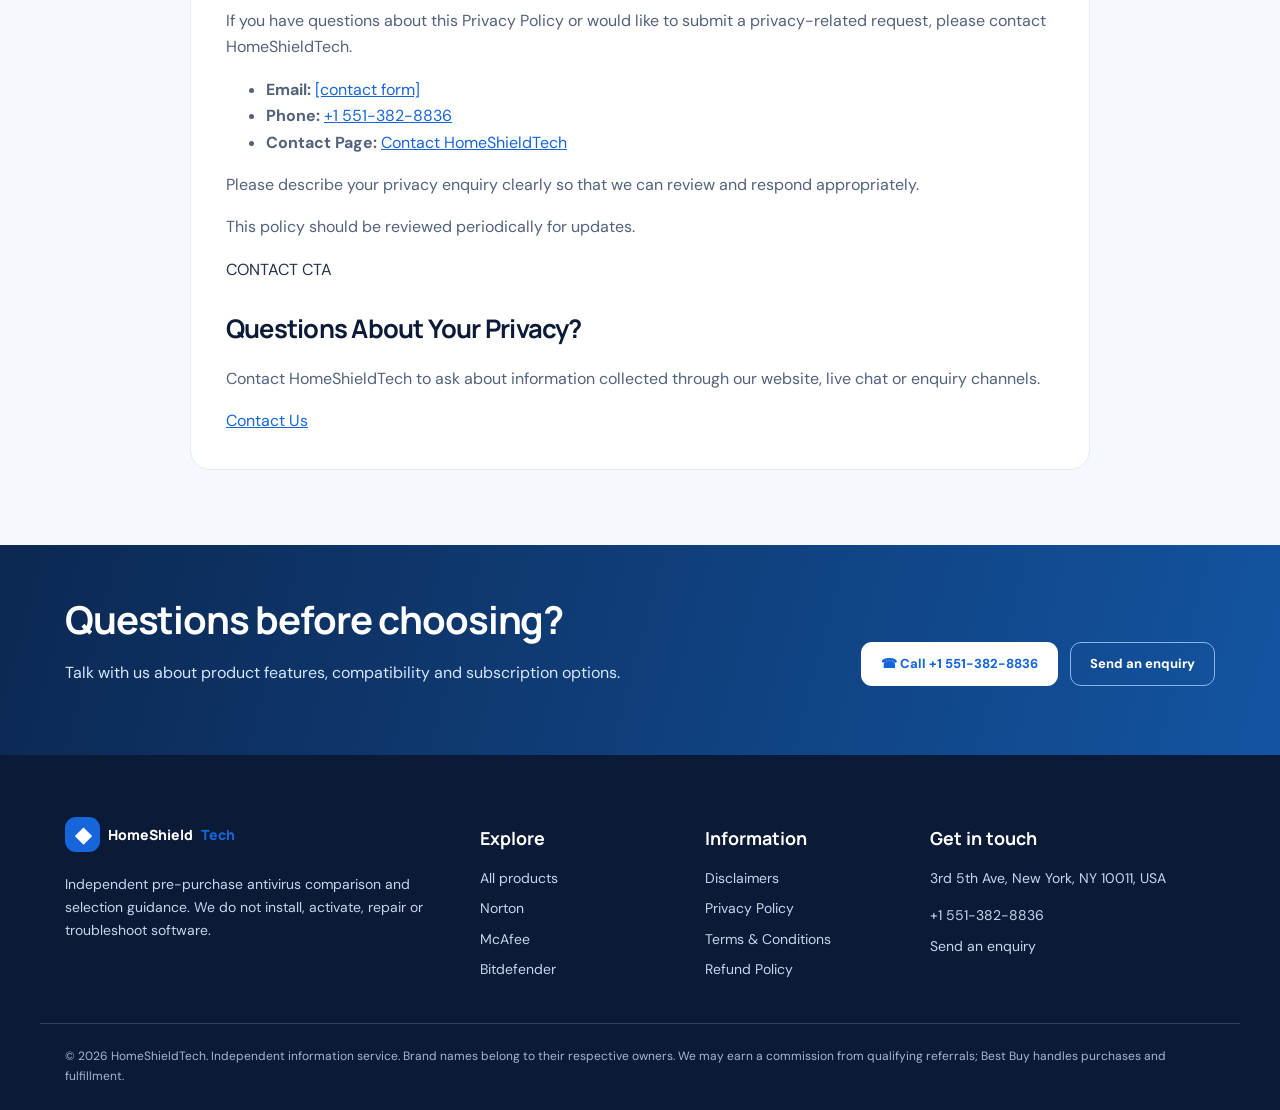
<file: privacy-policy.html>
<!DOCTYPE html>
<html lang="en"><head><meta charset="utf-8"/><meta content="width=device-width,initial-scale=1" name="viewport"/><title>Privacy Policy | HomeShieldTech | HomeShieldTech</title><meta content="HomeShieldTech independent antivirus buying information and policies." name="description"/><link href="css/site.css" rel="stylesheet"/><script defer="" src="js/catalog.js"></script><script defer="" src="js/site.js"></script><!-- Google tag (gtag.js) -->
<script async src="https://www.googletagmanager.com/gtag/js?id=AW-18514689271"></script>
<script>
window.dataLayer = window.dataLayer || [];
function gtag(){dataLayer.push(arguments);}
gtag('js', new Date());
gtag('config', 'AW-18514689271');
</script>
<!-- Contact (1): measures phone-link clicks, not connected calls -->
<script>
function gtag_report_conversion(url) {
  var navigated = false;
  function go() {
    if (navigated) return;
    navigated = true;
    if (url) window.location.href = url;
  }
  var fallback = setTimeout(go, 800);
  try {
    if (typeof window.gtag !== 'function') {
      clearTimeout(fallback);
      go();
      return false;
    }
    gtag('event', 'conversion', {
      'send_to': 'AW-18514689271/no69CNvjtbkdEPf5vvxE',
      'value': 1.0,
      'currency': 'USD',
      'event_callback': function() { clearTimeout(fallback); go(); }
    });
  } catch (error) {
    clearTimeout(fallback);
    go();
  }
  return false;
}
</script>
</head><body><div class="topline">Independent antivirus buying guidance · Purchases completed on Best Buy</div><header class="site-header"><div class="wrap nav"><a aria-label="HomeShieldTech home" class="logo" href="index.html"><span class="logo-icon">◆</span><span>HomeShield<span class="logo-accent">Tech</span></span></a><button aria-expanded="false" aria-label="Toggle menu" class="menu-toggle">☰</button><nav id="main-nav"><a class="" href="index.html">Home</a><a class="" href="shop.html">Shop</a><a class="" href="norton.html">Norton</a><a class="" href="mcafee.html">McAfee</a><a class="" href="bitdefender.html">Bitdefender</a><a class="" href="about.html">About</a><a class="" href="contact.html">Contact</a></nav><a class="nav-call" data-event="click_to_call" href="tel:+15513828836" onclick="return gtag_report_conversion(this.href);">☎ +1 551-382-8836</a></div></header><main><section class="legal-hero"><div class="wrap"><span class="pill">HomeShieldTech · Information</span><h1>Privacy Policy</h1></div></section><section class="section"><div class="wrap"><div class="legal-content">
 PAGE HERO 
<section>
<div>
<h2>Privacy Policy</h2>
<p>
                    Learn how HomeShieldTech handles
                    information collected through
                    our website, contact channels
                    and third-party services.
                </p>
</div>
</section>
 POLICY CONTENT 
<section>
<div>
<div>
<p>
                        HomeShieldTech is an independent
                        antivirus product information
                        and referral website.
                        This Privacy Policy explains
                        the types of personal information
                        that may be collected when you
                        visit our website, contact us,
                        use live chat or interact
                        with third-party links.
                    </p>
<p>
                        This policy applies to
                        <a href="index.html">HomeShieldTech homepage</a>
                        and the website features
                        operated by HomeShieldTech.
                    </p>
<p>
                        Third-party websites,
                        including retailers and
                        software manufacturers,
                        maintain their own privacy
                        practices and policies.
                    </p>
 1. INFORMATION WE COLLECT 
<h3>1. Information We Collect</h3>
<p>
                        Depending on how you
                        interact with HomeShieldTech,
                        the following categories
                        of information may
                        be collected or processed.
                    </p>
<h4>Information You Provide Voluntarily</h4>
<p>
                        When you contact us by
                        email, telephone,
                        website enquiry or
                        live chat, you may
                        provide information
                        such as:
                    </p>
<ul>
<li>
                            Your name.
                        </li>
<li>
                            Your email address.
                        </li>
<li>
                            Your telephone number.
                        </li>
<li>
                            Your enquiry or
                            message content.
                        </li>
<li>
                            Product preferences
                            or device information
                            you choose to share.
                        </li>
</ul>
<p>
                        Please do not submit
                        passwords, payment card
                        information, software
                        license keys or other
                        sensitive account
                        credentials through
                        our contact channels.
                    </p>
<h4>Automatically Collected Information</h4>
<p>
                        When you access our
                        website, hosting,
                        analytics, advertising
                        or other integrated
                        technologies may collect
                        information such as:
                    </p>
<ul>
<li>
                            IP address and
                            approximate location
                            derived from it.
                        </li>
<li>
                            Browser type,
                            operating system
                            and device information.
                        </li>
<li>
                            Pages viewed and
                            interactions with
                            website features.
                        </li>
<li>
                            Referring websites
                            and traffic sources.
                        </li>
<li>
                            Date, time and
                            technical details
                            of website visits.
                        </li>
<li>
                            Cookie identifiers
                            or similar online
                            identifiers, where
                            applicable.
                        </li>
</ul>
<p>
                        The specific information
                        collected depends on
                        the technologies enabled
                        on our website and
                        your browser settings.
                    </p>
 2. HOW INFORMATION IS USED 
<h3>2. How We Use Information</h3>
<p>
                        We may use information
                        collected through
                        HomeShieldTech to:
                    </p>
<ul>
<li>
                            Respond to website
                            enquiries and
                            pre-purchase questions.
                        </li>
<li>
                            Provide general
                            product selection
                            and comparison guidance.
                        </li>
<li>
                            Operate and maintain
                            our website.
                        </li>
<li>
                            Monitor website
                            performance and
                            identify technical issues.
                        </li>
<li>
                            Understand website
                            traffic and
                            visitor interactions.
                        </li>
<li>
                            Measure the effectiveness
                            of marketing campaigns
                            and referral links.
                        </li>
<li>
                            Detect or prevent
                            suspected misuse,
                            fraud or security incidents.
                        </li>
<li>
                            Comply with applicable
                            legal obligations.
                        </li>
</ul>
<p>
                        We do not require
                        visitors to create
                        an account or purchase
                        software directly
                        through HomeShieldTech
                        to browse our
                        product information.
                    </p>
 3. LIVE CHAT 
<h3>3. Live Chat Services</h3>
<p>
                        HomeShieldTech uses
                        <strong>Tawk.to</strong>
                        to provide a live
                        chat feature on
                        our website.
                    </p>
<p>
                        When you interact
                        with the chat widget,
                        information you provide
                        in the conversation,
                        along with certain
                        technical or usage
                        information, may be
                        processed through
                        Tawk.to's systems.
                    </p>
<p>
                        Depending on the
                        service configuration,
                        chat information may
                        include messages,
                        contact details
                        voluntarily provided,
                        browser information
                        and visitor activity.
                    </p>
<p>
                        Tawk.to may use
                        cookies or similar
                        technologies to
                        support chat sessions
                        and related features.
                    </p>
<p>
                        For more information
                        about the provider's
                        privacy practices,
                        visit
                        <a href="https://www.tawk.to/privacy-policy/" rel="noopener noreferrer" target="_blank">
                            Tawk.to's Privacy Policy
                        </a>.
                    </p>
 4. COOKIES AND TRACKING 
<h3>4. Cookies &amp; Similar Technologies</h3>
<p>
                        HomeShieldTech and its
                        third-party service
                        providers may use
                        cookies, pixels,
                        scripts or similar
                        technologies to
                        support website
                        functionality and,
                        where enabled,
                        analytics and
                        advertising measurement.
                    </p>
<p>
                        These technologies
                        may be used for
                        purposes such as:
                    </p>
<ul>
<li>
                            Supporting website
                            functionality
                            and live chat.
                        </li>
<li>
                            Remembering certain
                            browser or session
                            preferences.
                        </li>
<li>
                            Measuring website
                            traffic and
                            user interactions.
                        </li>
<li>
                            Understanding
                            advertising campaign
                            performance.
                        </li>
<li>
                            Measuring visits
                            or clicks associated
                            with referral links.
                        </li>
</ul>
<p>
                        You can manage or
                        delete cookies through
                        your browser settings.
                        Disabling some cookies
                        may affect website
                        features, including
                        live chat.
                    </p>
<p>
                        Where applicable law
                        requires consent for
                        non-essential cookies
                        or tracking technologies,
                        those technologies
                        should be used only
                        after the required
                        consent has been obtained.
                    </p>
 5. ANALYTICS AND ADVERTISING 
<h3>5. Analytics &amp; Advertising Technologies</h3>
<p>
                        HomeShieldTech may use
                        website analytics
                        and advertising
                        measurement technologies
                        to understand how
                        visitors interact
                        with our website
                        and how marketing
                        campaigns perform.
                    </p>
<p>
                        Depending on which
                        integrations are
                        active, these may
                        include technologies
                        provided by Google
                        or other advertising
                        and analytics
                        service providers.
                    </p>
<p>
                        Such technologies
                        may process online
                        identifiers, device
                        information, page
                        interactions and
                        referral information.
                    </p>
<p>
                        The actual services
                        and processing involved
                        depend on the scripts
                        enabled on our website.
                    </p>
<p>
                        Visitors may be able
                        to manage certain
                        advertising preferences
                        through their browser,
                        device settings or
                        the relevant
                        advertising provider's
                        privacy controls.
                    </p>
 6. AFFILIATE LINKS 
<h3>6. Affiliate Referral Links</h3>
<div>
<p>
                            HomeShieldTech contains
                            links to third-party
                            retailer product
                            listings, including
                            Best Buy.
                        </p>
<p>
                            Some of these links
                            may include referral
                            identifiers or
                            tracking parameters
                            that help measure
                            traffic or attribute
                            qualifying purchases.
                        </p>
<p>
                            HomeShieldTech may earn
                            a commission from
                            qualifying purchases
                            through eligible
                            affiliate links.
                        </p>
<p>
                            When you follow
                            a retailer link,
                            you leave HomeShieldTech
                            and enter a website
                            operated by the
                            third-party retailer.
                        </p>
<p>
                            The retailer may
                            collect and process
                            information according
                            to its own
                            Privacy Policy.
                        </p>
<p>
                            HomeShieldTech does not
                            collect payment card
                            information or
                            process payments
                            for purchases
                            completed through
                            Best Buy.
                        </p>
</div>
 7. INFORMATION SHARING 
<h3>7. Sharing of Information</h3>
<p>
                        Information collected
                        through HomeShieldTech
                        may be processed
                        by third-party
                        service providers
                        involved in operating
                        the website or
                        supporting its
                        functionality.
                    </p>
<p>
                        Depending on the
                        services used,
                        these may include:
                    </p>
<ul>
<li>
                            Website hosting
                            and infrastructure
                            providers.
                        </li>
<li>
                            Live chat
                            service providers.
                        </li>
<li>
                            Analytics and
                            advertising
                            technology providers.
                        </li>
<li>
                            Email or
                            communications
                            service providers.
                        </li>
<li>
                            Referral tracking
                            and affiliate
                            service providers.
                        </li>
</ul>
<p>
                        Information may also
                        be disclosed when
                        required by applicable
                        law or when reasonably
                        necessary to protect
                        the security, rights
                        or integrity of
                        the website.
                    </p>
<p>
                        HomeShieldTech does not
                        automatically act
                        as an intermediary
                        for customer disputes
                        involving Best Buy
                        or software
                        manufacturers.
                    </p>
<p>
                        We do not request
                        retailer payment
                        details or software
                        license credentials
                        for post-purchase
                        issue resolution.
                    </p>
 8. RETENTION 
<h3>8. Data Retention</h3>
<p>
                        Personal information
                        is retained for
                        periods appropriate
                        to the purposes
                        for which it was
                        collected, including
                        responding to enquiries,
                        maintaining records,
                        website security
                        and meeting applicable
                        legal requirements.
                    </p>
<p>
                        Retention periods
                        may vary depending
                        on the category
                        of information
                        and the service
                        provider involved.
                    </p>
<p>
                        When information
                        is no longer
                        reasonably needed,
                        it may be deleted,
                        anonymized or
                        retained only
                        where permitted
                        or required by law.
                    </p>
 9. DATA SECURITY 
<h3>9. Data Security</h3>
<p>
                        HomeShieldTech seeks
                        to use reasonable
                        safeguards to
                        protect personal
                        information from
                        unauthorized access,
                        disclosure, alteration
                        or misuse.
                    </p>
<p>
                        However, no method
                        of internet transmission
                        or electronic storage
                        can be guaranteed
                        completely secure.
                    </p>
<p>
                        We cannot guarantee
                        absolute security
                        of information
                        transmitted through
                        the website or
                        third-party services.
                    </p>
<p>
                        Visitors should
                        avoid sending
                        sensitive financial,
                        account or license
                        information through
                        general enquiry
                        channels.
                    </p>
 10. YOUR PRIVACY CHOICES 
<h3>10. Your Privacy Choices &amp; Rights</h3>
<p>
                        Depending on your
                        location and
                        applicable privacy
                        laws, you may
                        have rights relating
                        to your personal
                        information.
                    </p>
<p>
                        These may include
                        the ability to
                        request:
                    </p>
<ul>
<li>
                            Access to certain
                            personal information
                            held about you.
                        </li>
<li>
                            Correction of
                            inaccurate
                            personal information.
                        </li>
<li>
                            Deletion of
                            eligible personal
                            information.
                        </li>
<li>
                            Information about
                            certain processing
                            or disclosure
                            practices.
                        </li>
<li>
                            Opting out of
                            certain uses
                            of personal information,
                            where legally applicable.
                        </li>
</ul>
<p>
                        Requests can be
                        submitted using
                        the contact information
                        provided below.
                    </p>
<p>
                        We may need to
                        verify your identity
                        before fulfilling
                        certain requests.
                        Some requests
                        may be subject
                        to applicable
                        legal exceptions.
                    </p>
 11. THIRD-PARTY WEBSITES 
<h3>11. Third-Party Websites</h3>
<p>
                        Our website may
                        contain links to
                        external websites
                        operated by
                        retailers,
                        manufacturers
                        and other
                        organizations.
                    </p>
<p>
                        These third parties
                        control their own
                        privacy practices
                        and may collect
                        information independently.
                    </p>
<p>
                        We encourage visitors
                        to review the
                        privacy policies
                        of external websites
                        before providing
                        personal information
                        or making purchases.
                    </p>
 12. CHILDREN 
<h3>12. Children's Privacy</h3>
<p>
                        HomeShieldTech's website
                        is intended for
                        general audiences
                        researching
                        cybersecurity
                        software and
                        is not specifically
                        directed to children
                        under the age of 13.
                    </p>
<p>
                        We do not knowingly
                        seek to collect
                        personal information
                        directly from
                        children under 13.
                    </p>
<p>
                        If you believe
                        a child has provided
                        personal information
                        through our website,
                        please contact us
                        so we can review
                        the matter and
                        take appropriate action.
                    </p>
 13. INTERNATIONAL VISITORS 
<h3>13. International Visitors</h3>
<p>
                        HomeShieldTech's website
                        may be accessed
                        from different
                        countries.
                    </p>
<p>
                        Information processed
                        through hosting,
                        communications,
                        analytics or
                        live chat providers
                        may be handled
                        in countries other
                        than the country
                        where a visitor
                        resides.
                    </p>
<p>
                        Where applicable,
                        international
                        processing and
                        transfers are
                        subject to
                        relevant legal
                        requirements.
                    </p>
 14. POLICY CHANGES 
<h3>14. Changes to This Privacy Policy</h3>
<p>
                        HomeShieldTech may
                        update this
                        Privacy Policy
                        when website
                        functionality,
                        service providers,
                        business practices
                        or applicable
                        requirements change.
                    </p>
<p>
                        Updated versions
                        will be published
                        on this page.
                    </p>
<p>
                        Where required
                        by law, we will
                        provide additional
                        notice or obtain
                        consent before
                        implementing
                        material changes.
                    </p>
 15. CONTACT 
<div>
<h3>15. Contact Us About Privacy</h3>
<p>
                            If you have
                            questions about
                            this Privacy Policy
                            or would like
                            to submit a
                            privacy-related
                            request, please
                            contact HomeShieldTech.
                        </p>
<ul>
<li>
<strong>Email:</strong>
<a href="contact.html">
                                    [contact form]
                                </a>
</li>
<li>
<strong>Phone:</strong>
<a href="tel:+15513828836" onclick="return gtag_report_conversion(this.href);">
                                    +1 551-382-8836
                                </a>
</li>
<li>
<strong>Contact Page:</strong>
<a href="contact.html">
                                    Contact HomeShieldTech
                                </a>
</li>
</ul>
<p>
                            Please describe
                            your privacy
                            enquiry clearly
                            so that we can
                            review and
                            respond appropriately.
                        </p>
</div>
<p>
                        This policy should
                        be reviewed periodically
                        for updates.
                    </p>
</div>
</div>
</section>
 CONTACT CTA 
<section>
<div>
<h2>
                    Questions About Your Privacy?
                </h2>
<p>
                    Contact HomeShieldTech to ask
                    about information collected
                    through our website,
                    live chat or
                    enquiry channels.
                </p>
<a href="contact.html">
                    Contact Us
                </a>
</div>
</section>
</div></div></section><section class="cta"><div class="wrap cta-row"><div><h2>Questions before choosing?</h2><p>Talk with us about product features, compatibility and subscription options.</p></div><div class="actions"><a class="btn btn-light" href="tel:+15513828836" onclick="return gtag_report_conversion(this.href);">☎ Call +1 551-382-8836</a><a class="btn btn-ghost" href="contact.html">Send an enquiry</a></div></div></section></main><footer><div class="wrap footer-grid"><div><a class="logo" href="index.html"><span class="logo-icon">◆</span>HomeShield<span class="logo-accent">Tech</span></a><p>Independent pre-purchase antivirus comparison and selection guidance. We do not install, activate, repair or troubleshoot software.</p></div><div><h3>Explore</h3><a class="" href="shop.html">All products</a><a class="" href="norton.html">Norton</a><a class="" href="mcafee.html">McAfee</a><a class="" href="bitdefender.html">Bitdefender</a></div><div><h3>Information</h3><a class="" href="disclaimers.html">Disclaimers</a><a class="" href="privacy-policy.html">Privacy Policy</a><a class="" href="terms-and-conditions.html">Terms &amp; Conditions</a><a class="" href="refund-policy.html">Refund Policy</a></div><div><h3>Get in touch</h3><p>3rd 5th Ave, New York, NY 10011, USA</p><a data-event="click_to_call" href="tel:+15513828836" onclick="return gtag_report_conversion(this.href);">+1 551-382-8836</a><a class="" href="contact.html">Send an enquiry</a></div></div><div class="wrap footnote">© <span id="year"></span> HomeShieldTech. Independent information service. Brand names belong to their respective owners. We may earn a commission from qualifying referrals; Best Buy handles purchases and fulfillment.</div></footer><a class="sticky-call" data-event="click_to_call" href="tel:+15513828836" onclick="return gtag_report_conversion(this.href);">☎ Call for buying guidance</a><!--Start of Tawk.to Script-->
<script type="text/javascript">
var Tawk_API=Tawk_API||{}, Tawk_LoadStart=new Date();
(function(){
var s1=document.createElement("script"),s0=document.getElementsByTagName("script")[0];
s1.async=true;
s1.src='https://embed.tawk.to/6afaf0389653933c475371e7/1k7i3ko8l';
s1.charset='UTF-8';
s1.setAttribute('crossorigin','*');
s0.parentNode.insertBefore(s1,s0);
})();
</script>
<!--End of Tawk.to Script-->
</body></html>
</file>
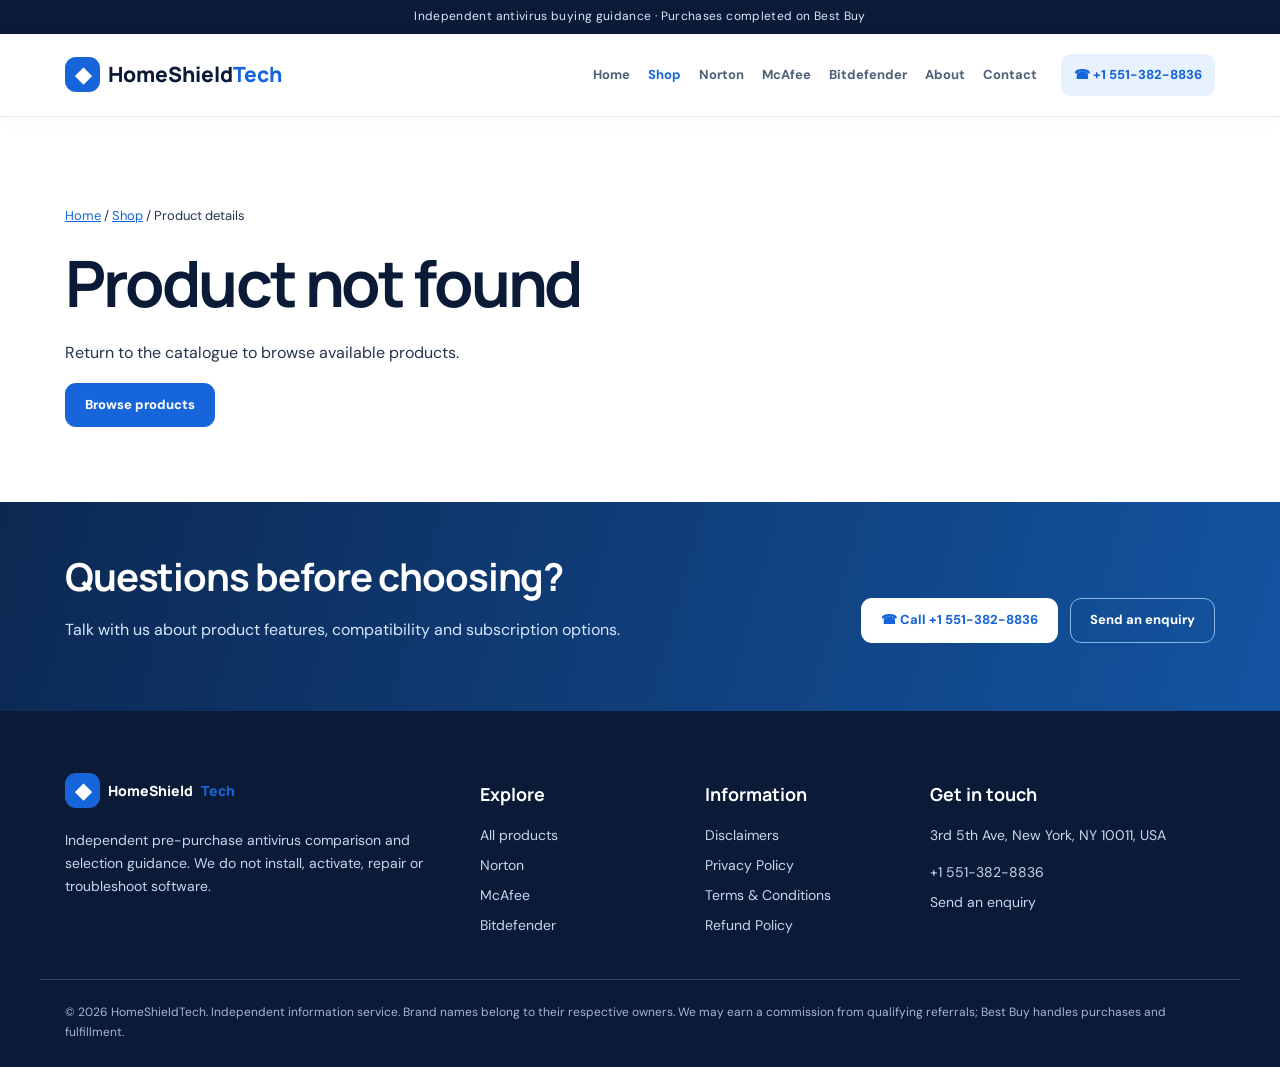
<file: product.html>
<!doctype html><html lang="en"><head><meta charset="utf-8"><meta name="viewport" content="width=device-width,initial-scale=1"><title>Product Details | HomeShieldTech</title><meta name="description" content="Review antivirus product features and retailer links."><link rel="stylesheet" href="css/site.css"><script defer src="js/catalog.js"></script><script defer src="js/site.js"></script><!-- Google tag (gtag.js) -->
<script async src="https://www.googletagmanager.com/gtag/js?id=AW-18514689271"></script>
<script>
window.dataLayer = window.dataLayer || [];
function gtag(){dataLayer.push(arguments);}
gtag('js', new Date());
gtag('config', 'AW-18514689271');
</script>
<!-- Contact (1): measures phone-link clicks, not connected calls -->
<script>
function gtag_report_conversion(url) {
  var navigated = false;
  function go() {
    if (navigated) return;
    navigated = true;
    if (url) window.location.href = url;
  }
  var fallback = setTimeout(go, 800);
  try {
    if (typeof window.gtag !== 'function') {
      clearTimeout(fallback);
      go();
      return false;
    }
    gtag('event', 'conversion', {
      'send_to': 'AW-18514689271/no69CNvjtbkdEPf5vvxE',
      'value': 1.0,
      'currency': 'USD',
      'event_callback': function() { clearTimeout(fallback); go(); }
    });
  } catch (error) {
    clearTimeout(fallback);
    go();
  }
  return false;
}
</script>
</head><body><div class="topline">Independent antivirus buying guidance · Purchases completed on Best Buy</div><header class="site-header"><div class="wrap nav"><a href="index.html" class="logo" aria-label="HomeShieldTech home"><span class="logo-icon">◆</span><span>HomeShield<span class="logo-accent">Tech</span></span></a><button class="menu-toggle" aria-label="Toggle menu" aria-expanded="false">☰</button><nav id="main-nav"><a href="index.html" class="">Home</a><a href="shop.html" class="active">Shop</a><a href="norton.html" class="">Norton</a><a href="mcafee.html" class="">McAfee</a><a href="bitdefender.html" class="">Bitdefender</a><a href="about.html" class="">About</a><a href="contact.html" class="">Contact</a></nav><a class="nav-call" href="tel:+15513828836" data-event="click_to_call" onclick="return gtag_report_conversion(this.href);">☎ +1 551-382-8836</a></div></header><main><section class="section"><div class="wrap"><p class="breadcrumbs"><a href="index.html" class="">Home</a> / <a href="shop.html" class="">Shop</a> / Product details</p><div id="product-detail"><h1>Loading product details…</h1></div><div id="related-products"></div></div></section><section class="cta"><div class="wrap cta-row"><div><h2>Questions before choosing?</h2><p>Talk with us about product features, compatibility and subscription options.</p></div><div class="actions"><a href="tel:+15513828836" class="btn btn-light" onclick="return gtag_report_conversion(this.href);">☎ Call +1 551-382-8836</a><a href="contact.html" class="btn btn-ghost">Send an enquiry</a></div></div></section></main><footer><div class="wrap footer-grid"><div><a href="index.html" class="logo"><span class="logo-icon">◆</span>HomeShield<span class="logo-accent">Tech</span></a><p>Independent pre-purchase antivirus comparison and selection guidance. We do not install, activate, repair or troubleshoot software.</p></div><div><h3>Explore</h3><a href="shop.html" class="">All products</a><a href="norton.html" class="">Norton</a><a href="mcafee.html" class="">McAfee</a><a href="bitdefender.html" class="">Bitdefender</a></div><div><h3>Information</h3><a href="disclaimers.html" class="">Disclaimers</a><a href="privacy-policy.html" class="">Privacy Policy</a><a href="terms-and-conditions.html" class="">Terms &amp; Conditions</a><a href="refund-policy.html" class="">Refund Policy</a></div><div><h3>Get in touch</h3><p>3rd 5th Ave, New York, NY 10011, USA</p><a href="tel:+15513828836" data-event="click_to_call" onclick="return gtag_report_conversion(this.href);">+1 551-382-8836</a><a href="contact.html" class="">Send an enquiry</a></div></div><div class="wrap footnote">© <span id="year"></span> HomeShieldTech. Independent information service. Brand names belong to their respective owners. We may earn a commission from qualifying referrals; Best Buy handles purchases and fulfillment.</div></footer><a class="sticky-call" href="tel:+15513828836" data-event="click_to_call" onclick="return gtag_report_conversion(this.href);">☎ Call for buying guidance</a><!--Start of Tawk.to Script-->
<script type="text/javascript">
var Tawk_API=Tawk_API||{}, Tawk_LoadStart=new Date();
(function(){
var s1=document.createElement("script"),s0=document.getElementsByTagName("script")[0];
s1.async=true;
s1.src='https://embed.tawk.to/6afaf0389653933c475371e7/1k7i3ko8l';
s1.charset='UTF-8';
s1.setAttribute('crossorigin','*');
s0.parentNode.insertBefore(s1,s0);
})();
</script>
<!--End of Tawk.to Script-->
</body></html>
</file>
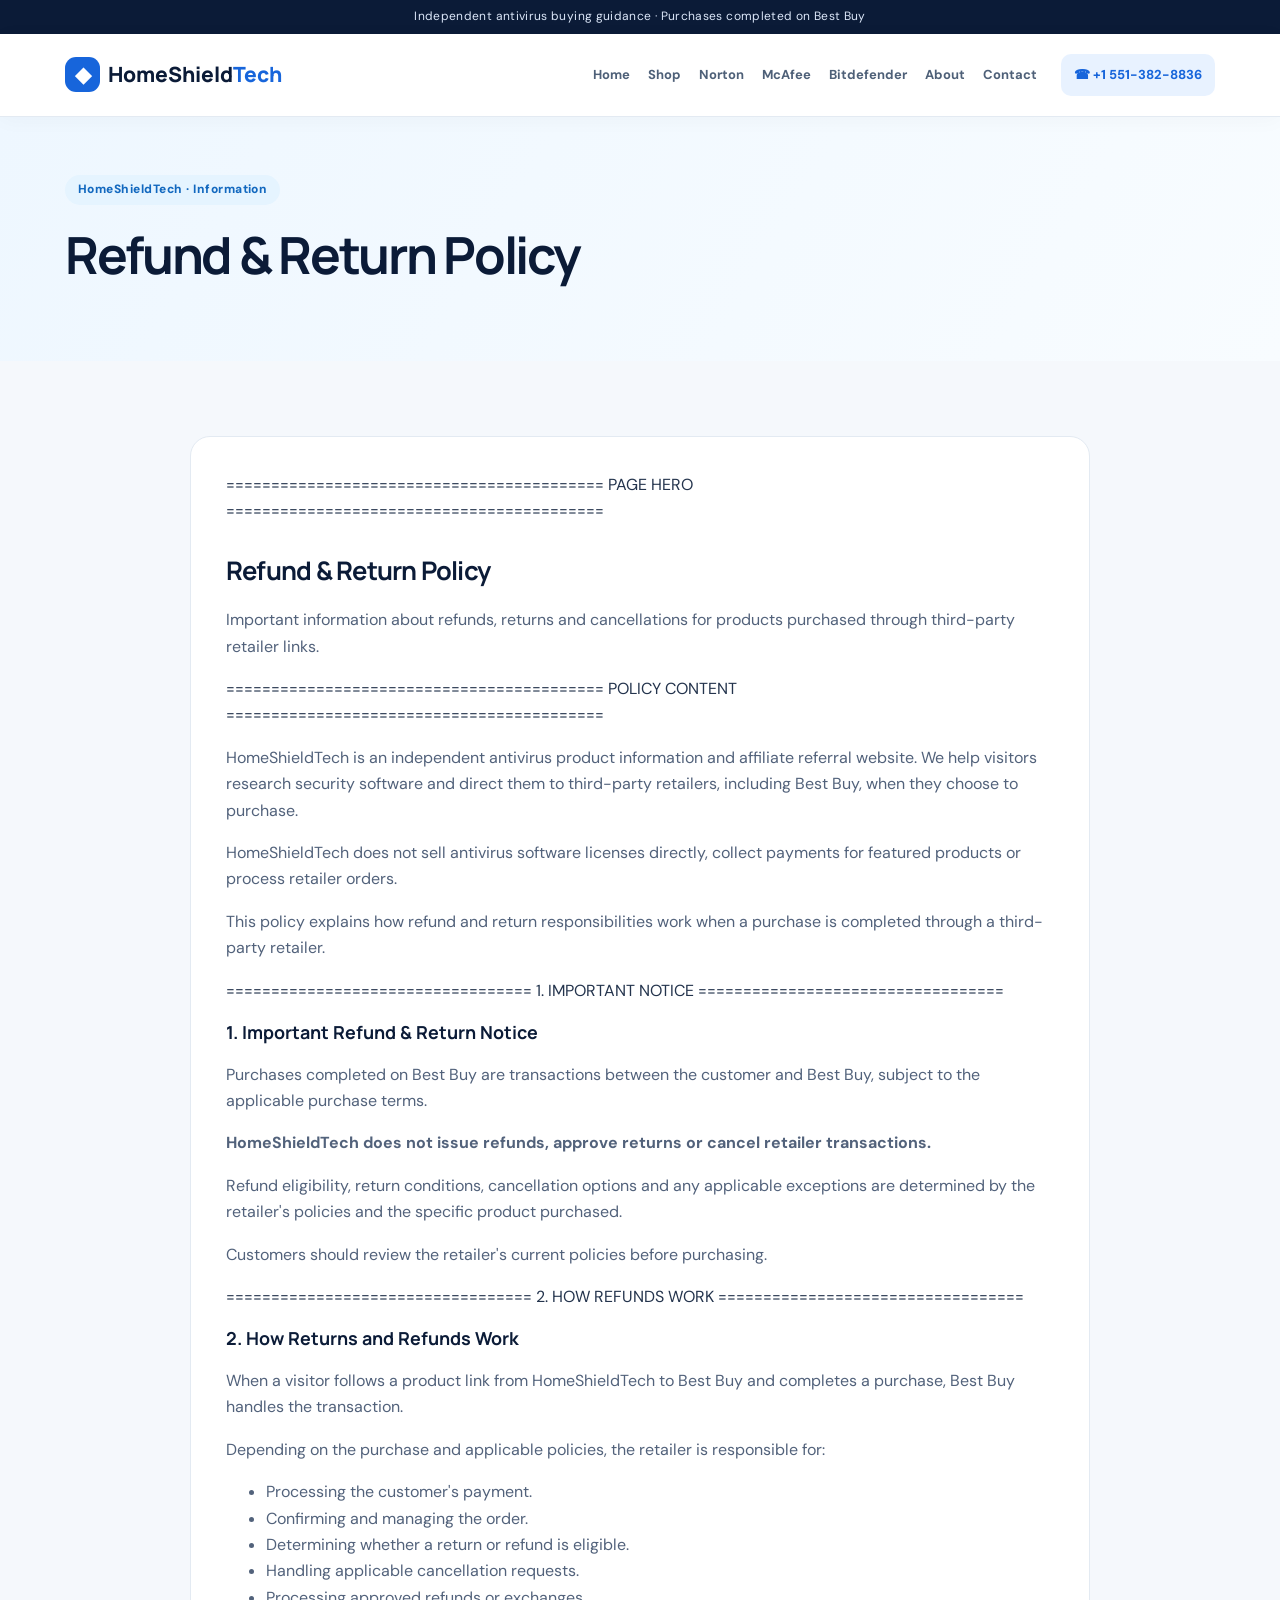
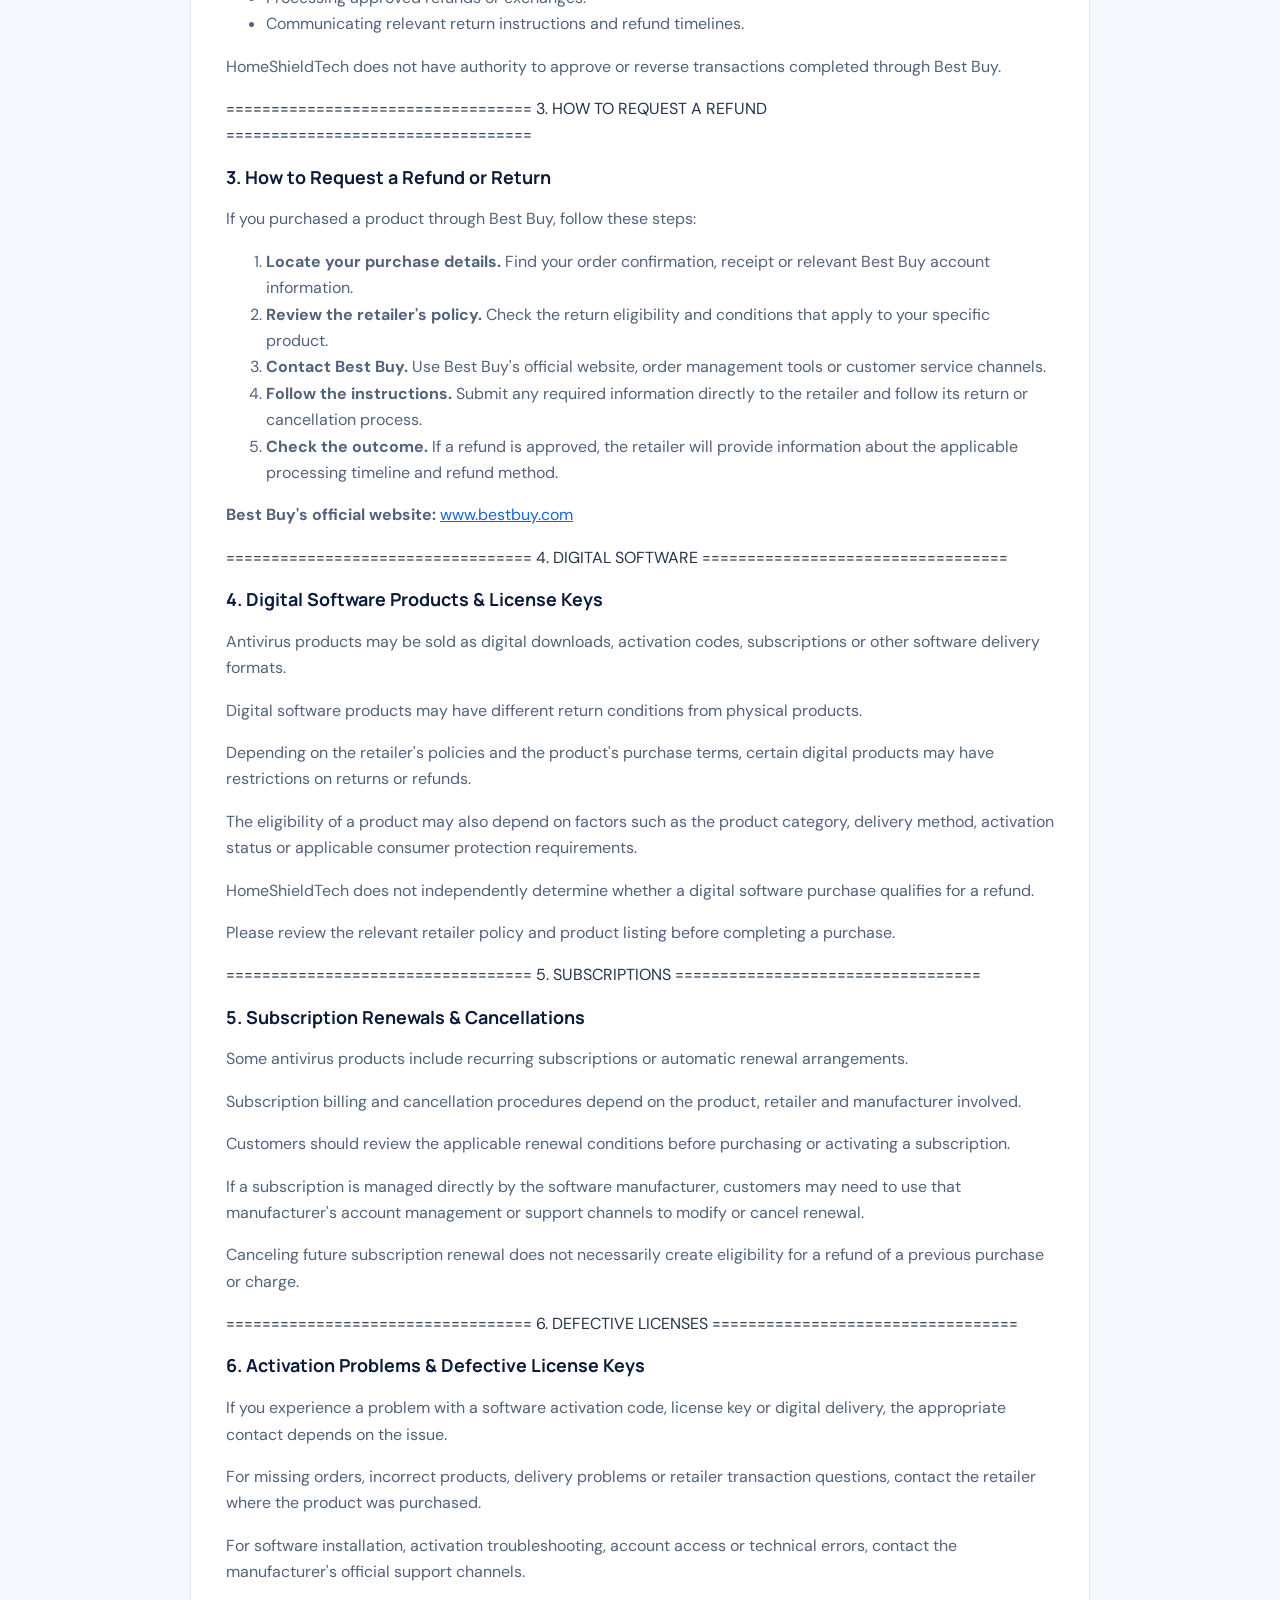
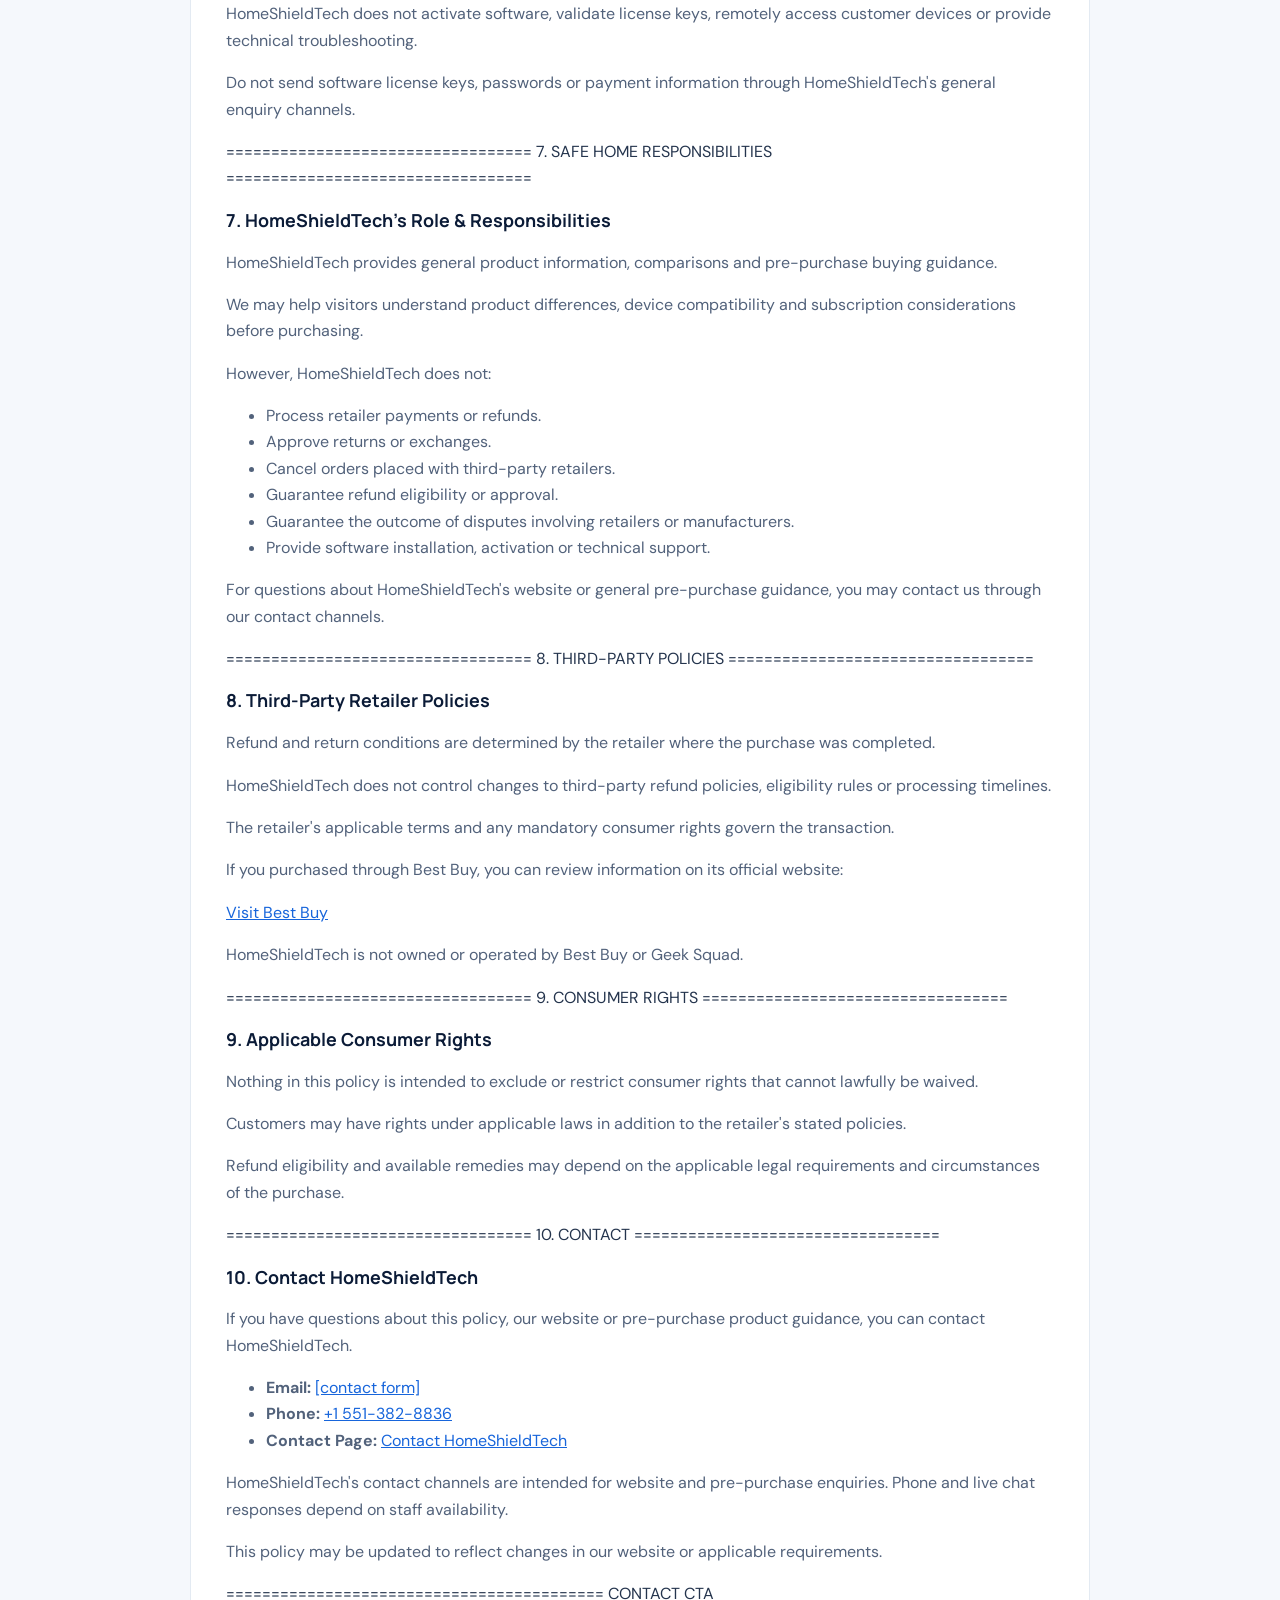
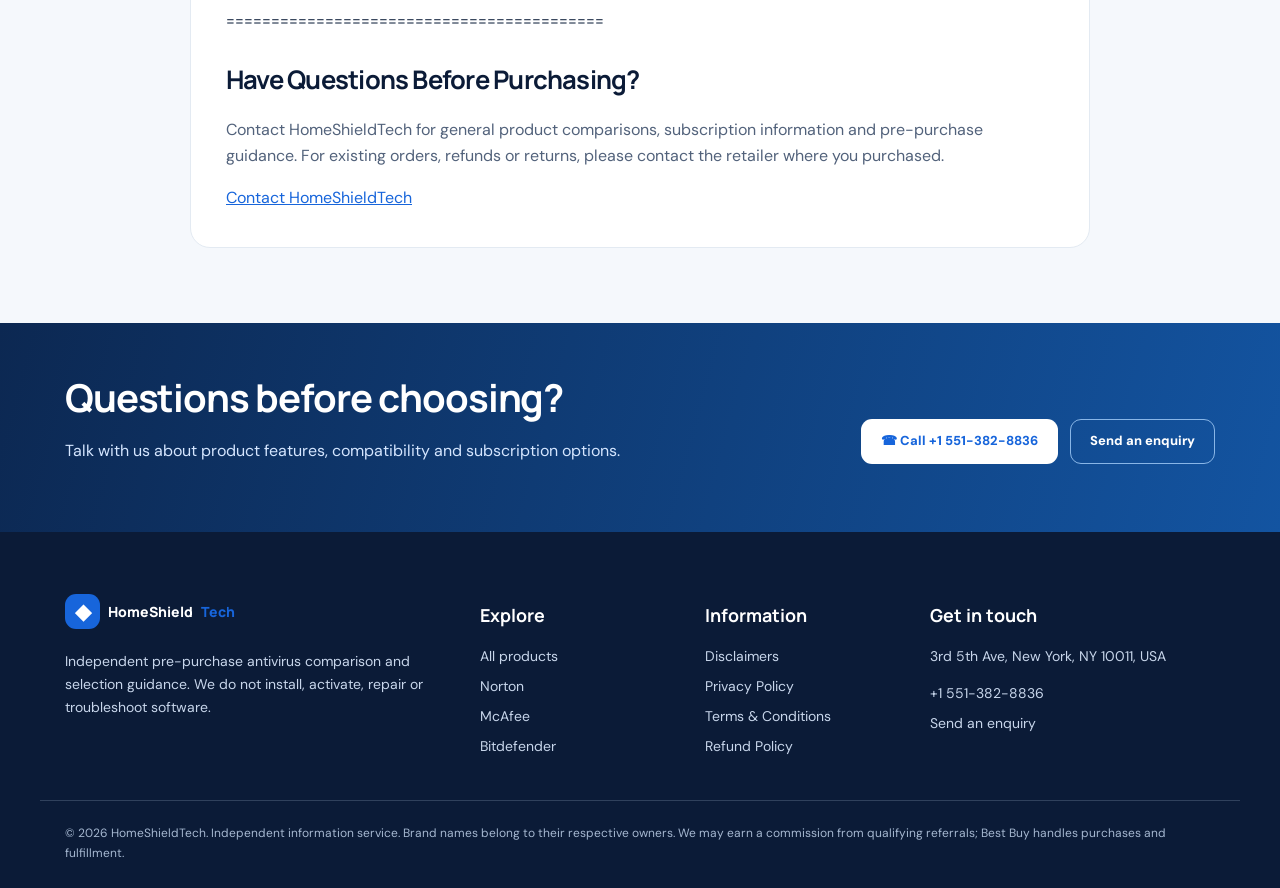
<file: refund-policy.html>
<!DOCTYPE html>
<html lang="en"><head><meta charset="utf-8"/><meta content="width=device-width,initial-scale=1" name="viewport"/><title>Refund &amp; Return Policy | HomeShieldTech | HomeShieldTech</title><meta content="HomeShieldTech independent antivirus buying information and policies." name="description"/><link href="css/site.css" rel="stylesheet"/><script defer="" src="js/catalog.js"></script><script defer="" src="js/site.js"></script><!-- Google tag (gtag.js) -->
<script async src="https://www.googletagmanager.com/gtag/js?id=AW-18514689271"></script>
<script>
window.dataLayer = window.dataLayer || [];
function gtag(){dataLayer.push(arguments);}
gtag('js', new Date());
gtag('config', 'AW-18514689271');
</script>
<!-- Contact (1): measures phone-link clicks, not connected calls -->
<script>
function gtag_report_conversion(url) {
  var navigated = false;
  function go() {
    if (navigated) return;
    navigated = true;
    if (url) window.location.href = url;
  }
  var fallback = setTimeout(go, 800);
  try {
    if (typeof window.gtag !== 'function') {
      clearTimeout(fallback);
      go();
      return false;
    }
    gtag('event', 'conversion', {
      'send_to': 'AW-18514689271/no69CNvjtbkdEPf5vvxE',
      'value': 1.0,
      'currency': 'USD',
      'event_callback': function() { clearTimeout(fallback); go(); }
    });
  } catch (error) {
    clearTimeout(fallback);
    go();
  }
  return false;
}
</script>
</head><body><div class="topline">Independent antivirus buying guidance · Purchases completed on Best Buy</div><header class="site-header"><div class="wrap nav"><a aria-label="HomeShieldTech home" class="logo" href="index.html"><span class="logo-icon">◆</span><span>HomeShield<span class="logo-accent">Tech</span></span></a><button aria-expanded="false" aria-label="Toggle menu" class="menu-toggle">☰</button><nav id="main-nav"><a class="" href="index.html">Home</a><a class="" href="shop.html">Shop</a><a class="" href="norton.html">Norton</a><a class="" href="mcafee.html">McAfee</a><a class="" href="bitdefender.html">Bitdefender</a><a class="" href="about.html">About</a><a class="" href="contact.html">Contact</a></nav><a class="nav-call" data-event="click_to_call" href="tel:+15513828836" onclick="return gtag_report_conversion(this.href);">☎ +1 551-382-8836</a></div></header><main><section class="legal-hero"><div class="wrap"><span class="pill">HomeShieldTech · Information</span><h1>Refund &amp; Return Policy</h1></div></section><section class="section"><div class="wrap"><div class="legal-content">
 ==========================================
             PAGE HERO
             ========================================== 
<section>
<div>
<h2>Refund &amp; Return Policy</h2>
<p>
                    Important information about
                    refunds, returns and
                    cancellations for products
                    purchased through third-party
                    retailer links.
                </p>
</div>
</section>
 ==========================================
             POLICY CONTENT
             ========================================== 
<section>
<div>
<div>
<p>
                        HomeShieldTech is an independent
                        antivirus product information
                        and affiliate referral website.
                        We help visitors research
                        security software and
                        direct them to third-party
                        retailers, including
                        Best Buy, when they
                        choose to purchase.
                    </p>
<p>
                        HomeShieldTech does not sell
                        antivirus software licenses
                        directly, collect payments
                        for featured products
                        or process retailer orders.
                    </p>
<p>
                        This policy explains
                        how refund and return
                        responsibilities work
                        when a purchase is
                        completed through a
                        third-party retailer.
                    </p>
 ==================================
                         1. IMPORTANT NOTICE
                         ================================== 
<div>
<h3>
                            1. Important Refund &amp;
                            Return Notice
                        </h3>
<p>
                            Purchases completed
                            on Best Buy are
                            transactions between
                            the customer and
                            Best Buy, subject
                            to the applicable
                            purchase terms.
                        </p>
<p>
<strong>
                                HomeShieldTech does not
                                issue refunds,
                                approve returns
                                or cancel retailer
                                transactions.
                            </strong>
</p>
<p>
                            Refund eligibility,
                            return conditions,
                            cancellation options
                            and any applicable
                            exceptions are
                            determined by the
                            retailer's policies
                            and the specific
                            product purchased.
                        </p>
<p>
                            Customers should
                            review the retailer's
                            current policies
                            before purchasing.
                        </p>
</div>
 ==================================
                         2. HOW REFUNDS WORK
                         ================================== 
<h3>
                        2. How Returns and Refunds Work
                    </h3>
<p>
                        When a visitor follows
                        a product link from
                        HomeShieldTech to Best Buy
                        and completes a purchase,
                        Best Buy handles the
                        transaction.
                    </p>
<p>
                        Depending on the
                        purchase and applicable
                        policies, the retailer
                        is responsible for:
                    </p>
<ul>
<li>
                            Processing the
                            customer's payment.
                        </li>
<li>
                            Confirming and
                            managing the order.
                        </li>
<li>
                            Determining whether
                            a return or refund
                            is eligible.
                        </li>
<li>
                            Handling applicable
                            cancellation requests.
                        </li>
<li>
                            Processing approved
                            refunds or exchanges.
                        </li>
<li>
                            Communicating relevant
                            return instructions
                            and refund timelines.
                        </li>
</ul>
<p>
                        HomeShieldTech does not
                        have authority to
                        approve or reverse
                        transactions completed
                        through Best Buy.
                    </p>
 ==================================
                         3. HOW TO REQUEST A REFUND
                         ================================== 
<div>
<h3>
                            3. How to Request a Refund
                            or Return
                        </h3>
<p>
                            If you purchased
                            a product through
                            Best Buy, follow
                            these steps:
                        </p>
<ol>
<li>
<strong>
                                    Locate your purchase details.
                                </strong>
                                Find your order
                                confirmation, receipt
                                or relevant Best Buy
                                account information.
                            </li>
<li>
<strong>
                                    Review the retailer's policy.
                                </strong>
                                Check the return
                                eligibility and
                                conditions that
                                apply to your
                                specific product.
                            </li>
<li>
<strong>
                                    Contact Best Buy.
                                </strong>
                                Use Best Buy's
                                official website,
                                order management
                                tools or customer
                                service channels.
                            </li>
<li>
<strong>
                                    Follow the instructions.
                                </strong>
                                Submit any required
                                information directly
                                to the retailer
                                and follow its
                                return or
                                cancellation process.
                            </li>
<li>
<strong>
                                    Check the outcome.
                                </strong>
                                If a refund is
                                approved, the
                                retailer will
                                provide information
                                about the applicable
                                processing timeline
                                and refund method.
                            </li>
</ol>
<p>
<strong>
                                Best Buy's official website:
                            </strong>
<a href="https://www.bestbuy.com/" rel="noopener noreferrer" target="_blank">
                                www.bestbuy.com
                            </a>
</p>
</div>
 ==================================
                         4. DIGITAL SOFTWARE
                         ================================== 
<h3>
                        4. Digital Software Products
                        &amp; License Keys
                    </h3>
<p>
                        Antivirus products may
                        be sold as digital
                        downloads, activation
                        codes, subscriptions
                        or other software
                        delivery formats.
                    </p>
<p>
                        Digital software
                        products may have
                        different return
                        conditions from
                        physical products.
                    </p>
<p>
                        Depending on the
                        retailer's policies
                        and the product's
                        purchase terms,
                        certain digital
                        products may have
                        restrictions on
                        returns or refunds.
                    </p>
<p>
                        The eligibility of
                        a product may also
                        depend on factors
                        such as the product
                        category, delivery
                        method, activation
                        status or applicable
                        consumer protection
                        requirements.
                    </p>
<p>
                        HomeShieldTech does not
                        independently determine
                        whether a digital
                        software purchase
                        qualifies for a refund.
                    </p>
<p>
                        Please review the
                        relevant retailer
                        policy and product
                        listing before
                        completing a purchase.
                    </p>
 ==================================
                         5. SUBSCRIPTIONS
                         ================================== 
<h3>
                        5. Subscription Renewals
                        &amp; Cancellations
                    </h3>
<p>
                        Some antivirus products
                        include recurring
                        subscriptions or
                        automatic renewal
                        arrangements.
                    </p>
<p>
                        Subscription billing
                        and cancellation
                        procedures depend
                        on the product,
                        retailer and
                        manufacturer involved.
                    </p>
<p>
                        Customers should
                        review the applicable
                        renewal conditions
                        before purchasing
                        or activating
                        a subscription.
                    </p>
<p>
                        If a subscription
                        is managed directly
                        by the software
                        manufacturer,
                        customers may need
                        to use that
                        manufacturer's
                        account management
                        or support channels
                        to modify or
                        cancel renewal.
                    </p>
<p>
                        Canceling future
                        subscription renewal
                        does not necessarily
                        create eligibility
                        for a refund
                        of a previous
                        purchase or charge.
                    </p>
 ==================================
                         6. DEFECTIVE LICENSES
                         ================================== 
<h3>
                        6. Activation Problems
                        &amp; Defective License Keys
                    </h3>
<p>
                        If you experience
                        a problem with
                        a software activation
                        code, license key
                        or digital delivery,
                        the appropriate
                        contact depends
                        on the issue.
                    </p>
<p>
                        For missing orders,
                        incorrect products,
                        delivery problems
                        or retailer
                        transaction questions,
                        contact the retailer
                        where the product
                        was purchased.
                    </p>
<p>
                        For software installation,
                        activation troubleshooting,
                        account access
                        or technical errors,
                        contact the
                        manufacturer's
                        official support
                        channels.
                    </p>
<p>
                        HomeShieldTech does not
                        activate software,
                        validate license keys,
                        remotely access
                        customer devices
                        or provide
                        technical troubleshooting.
                    </p>
<p>
                        Do not send software
                        license keys,
                        passwords or
                        payment information
                        through HomeShieldTech's
                        general enquiry
                        channels.
                    </p>
 ==================================
                         7. SAFE HOME RESPONSIBILITIES
                         ================================== 
<h3>
                        7. HomeShieldTech's Role
                        &amp; Responsibilities
                    </h3>
<p>
                        HomeShieldTech provides
                        general product
                        information,
                        comparisons and
                        pre-purchase
                        buying guidance.
                    </p>
<p>
                        We may help visitors
                        understand product
                        differences,
                        device compatibility
                        and subscription
                        considerations
                        before purchasing.
                    </p>
<p>
                        However, HomeShieldTech
                        does not:
                    </p>
<ul>
<li>
                            Process retailer
                            payments or refunds.
                        </li>
<li>
                            Approve returns
                            or exchanges.
                        </li>
<li>
                            Cancel orders
                            placed with
                            third-party retailers.
                        </li>
<li>
                            Guarantee refund
                            eligibility or
                            approval.
                        </li>
<li>
                            Guarantee the
                            outcome of disputes
                            involving retailers
                            or manufacturers.
                        </li>
<li>
                            Provide software
                            installation,
                            activation or
                            technical support.
                        </li>
</ul>
<p>
                        For questions about
                        HomeShieldTech's website
                        or general
                        pre-purchase guidance,
                        you may contact us
                        through our
                        contact channels.
                    </p>
 ==================================
                         8. THIRD-PARTY POLICIES
                         ================================== 
<h3>
                        8. Third-Party Retailer Policies
                    </h3>
<p>
                        Refund and return
                        conditions are
                        determined by the
                        retailer where
                        the purchase
                        was completed.
                    </p>
<p>
                        HomeShieldTech does not
                        control changes
                        to third-party
                        refund policies,
                        eligibility rules
                        or processing
                        timelines.
                    </p>
<p>
                        The retailer's
                        applicable terms
                        and any mandatory
                        consumer rights
                        govern the
                        transaction.
                    </p>
<p>
                        If you purchased
                        through Best Buy,
                        you can review
                        information on
                        its official website:
                    </p>
<p>
<a href="https://www.bestbuy.com/" rel="noopener noreferrer" target="_blank">
                            Visit Best Buy
                        </a>
</p>
<p>
                        HomeShieldTech is not
                        owned or operated
                        by Best Buy
                        or Geek Squad.
                    </p>
 ==================================
                         9. CONSUMER RIGHTS
                         ================================== 
<h3>
                        9. Applicable Consumer Rights
                    </h3>
<p>
                        Nothing in this
                        policy is intended
                        to exclude or
                        restrict consumer
                        rights that
                        cannot lawfully
                        be waived.
                    </p>
<p>
                        Customers may have
                        rights under
                        applicable laws
                        in addition to
                        the retailer's
                        stated policies.
                    </p>
<p>
                        Refund eligibility
                        and available
                        remedies may depend
                        on the applicable
                        legal requirements
                        and circumstances
                        of the purchase.
                    </p>
 ==================================
                         10. CONTACT
                         ================================== 
<div>
<h3>
                            10. Contact HomeShieldTech
                        </h3>
<p>
                            If you have
                            questions about
                            this policy,
                            our website
                            or pre-purchase
                            product guidance,
                            you can
                            contact HomeShieldTech.
                        </p>
<ul>
<li>
<strong>Email:</strong>
<a href="contact.html">
                                    [contact form]
                                </a>
</li>
<li>
<strong>Phone:</strong>
<a href="tel:+15513828836" onclick="return gtag_report_conversion(this.href);">
                                    +1 551-382-8836
                                </a>
</li>
<li>
<strong>Contact Page:</strong>
<a href="contact.html">
                                    Contact HomeShieldTech
                                </a>
</li>
</ul>
<p>
                            HomeShieldTech's contact
                            channels are intended
                            for website and
                            pre-purchase enquiries.
                            Phone and live chat
                            responses depend
                            on staff availability.
                        </p>
</div>
<p>
                        This policy may be
                        updated to reflect
                        changes in our
                        website or
                        applicable requirements.
                    </p>
</div>
</div>
</section>
 ==========================================
             CONTACT CTA
             ========================================== 
<section>
<div>
<h2>
                    Have Questions Before Purchasing?
                </h2>
<p>
                    Contact HomeShieldTech for
                    general product comparisons,
                    subscription information
                    and pre-purchase guidance.
                    For existing orders,
                    refunds or returns,
                    please contact the retailer
                    where you purchased.
                </p>
<a href="contact.html">
                    Contact HomeShieldTech
                </a>
</div>
</section>
</div></div></section><section class="cta"><div class="wrap cta-row"><div><h2>Questions before choosing?</h2><p>Talk with us about product features, compatibility and subscription options.</p></div><div class="actions"><a class="btn btn-light" href="tel:+15513828836" onclick="return gtag_report_conversion(this.href);">☎ Call +1 551-382-8836</a><a class="btn btn-ghost" href="contact.html">Send an enquiry</a></div></div></section></main><footer><div class="wrap footer-grid"><div><a class="logo" href="index.html"><span class="logo-icon">◆</span>HomeShield<span class="logo-accent">Tech</span></a><p>Independent pre-purchase antivirus comparison and selection guidance. We do not install, activate, repair or troubleshoot software.</p></div><div><h3>Explore</h3><a class="" href="shop.html">All products</a><a class="" href="norton.html">Norton</a><a class="" href="mcafee.html">McAfee</a><a class="" href="bitdefender.html">Bitdefender</a></div><div><h3>Information</h3><a class="" href="disclaimers.html">Disclaimers</a><a class="" href="privacy-policy.html">Privacy Policy</a><a class="" href="terms-and-conditions.html">Terms &amp; Conditions</a><a class="" href="refund-policy.html">Refund Policy</a></div><div><h3>Get in touch</h3><p>3rd 5th Ave, New York, NY 10011, USA</p><a data-event="click_to_call" href="tel:+15513828836" onclick="return gtag_report_conversion(this.href);">+1 551-382-8836</a><a class="" href="contact.html">Send an enquiry</a></div></div><div class="wrap footnote">© <span id="year"></span> HomeShieldTech. Independent information service. Brand names belong to their respective owners. We may earn a commission from qualifying referrals; Best Buy handles purchases and fulfillment.</div></footer><a class="sticky-call" data-event="click_to_call" href="tel:+15513828836" onclick="return gtag_report_conversion(this.href);">☎ Call for buying guidance</a><!--Start of Tawk.to Script-->
<script type="text/javascript">
var Tawk_API=Tawk_API||{}, Tawk_LoadStart=new Date();
(function(){
var s1=document.createElement("script"),s0=document.getElementsByTagName("script")[0];
s1.async=true;
s1.src='https://embed.tawk.to/6afaf0389653933c475371e7/1k7i3ko8l';
s1.charset='UTF-8';
s1.setAttribute('crossorigin','*');
s0.parentNode.insertBefore(s1,s0);
})();
</script>
<!--End of Tawk.to Script-->
</body></html>
</file>
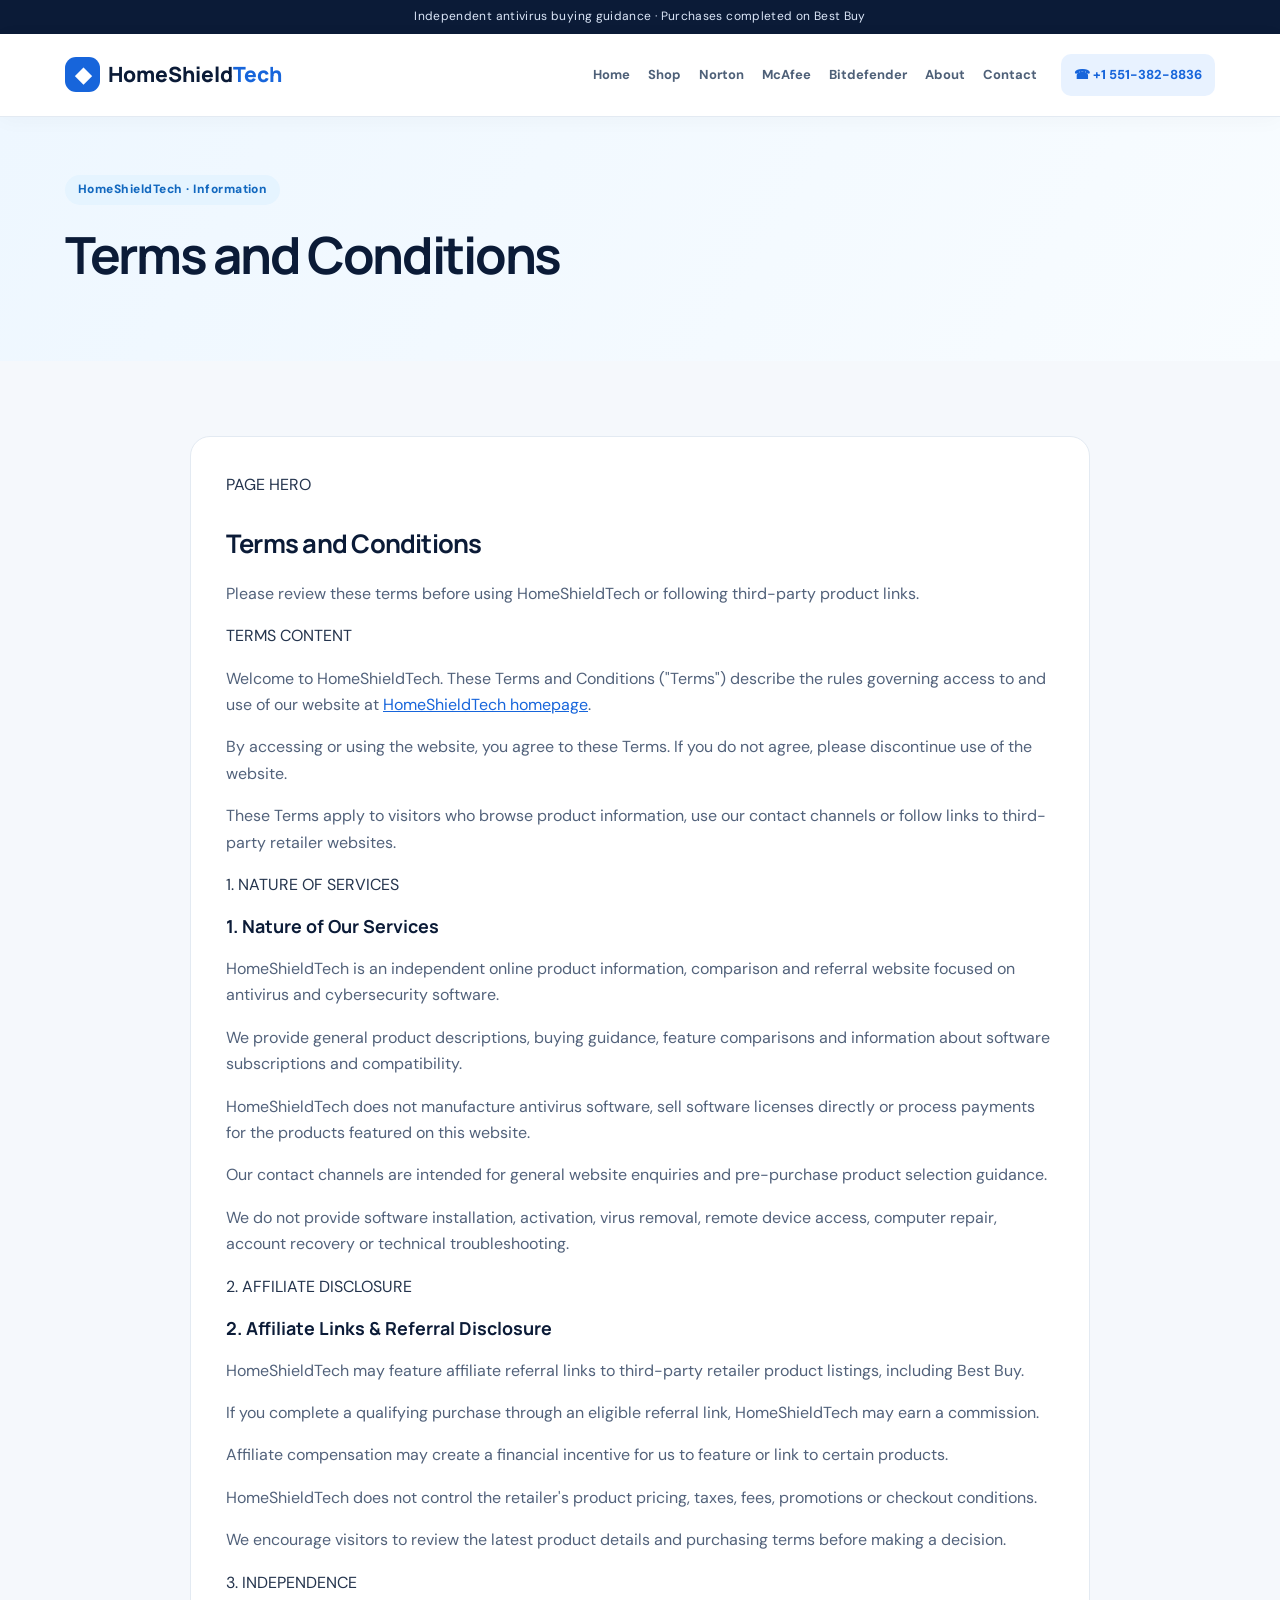
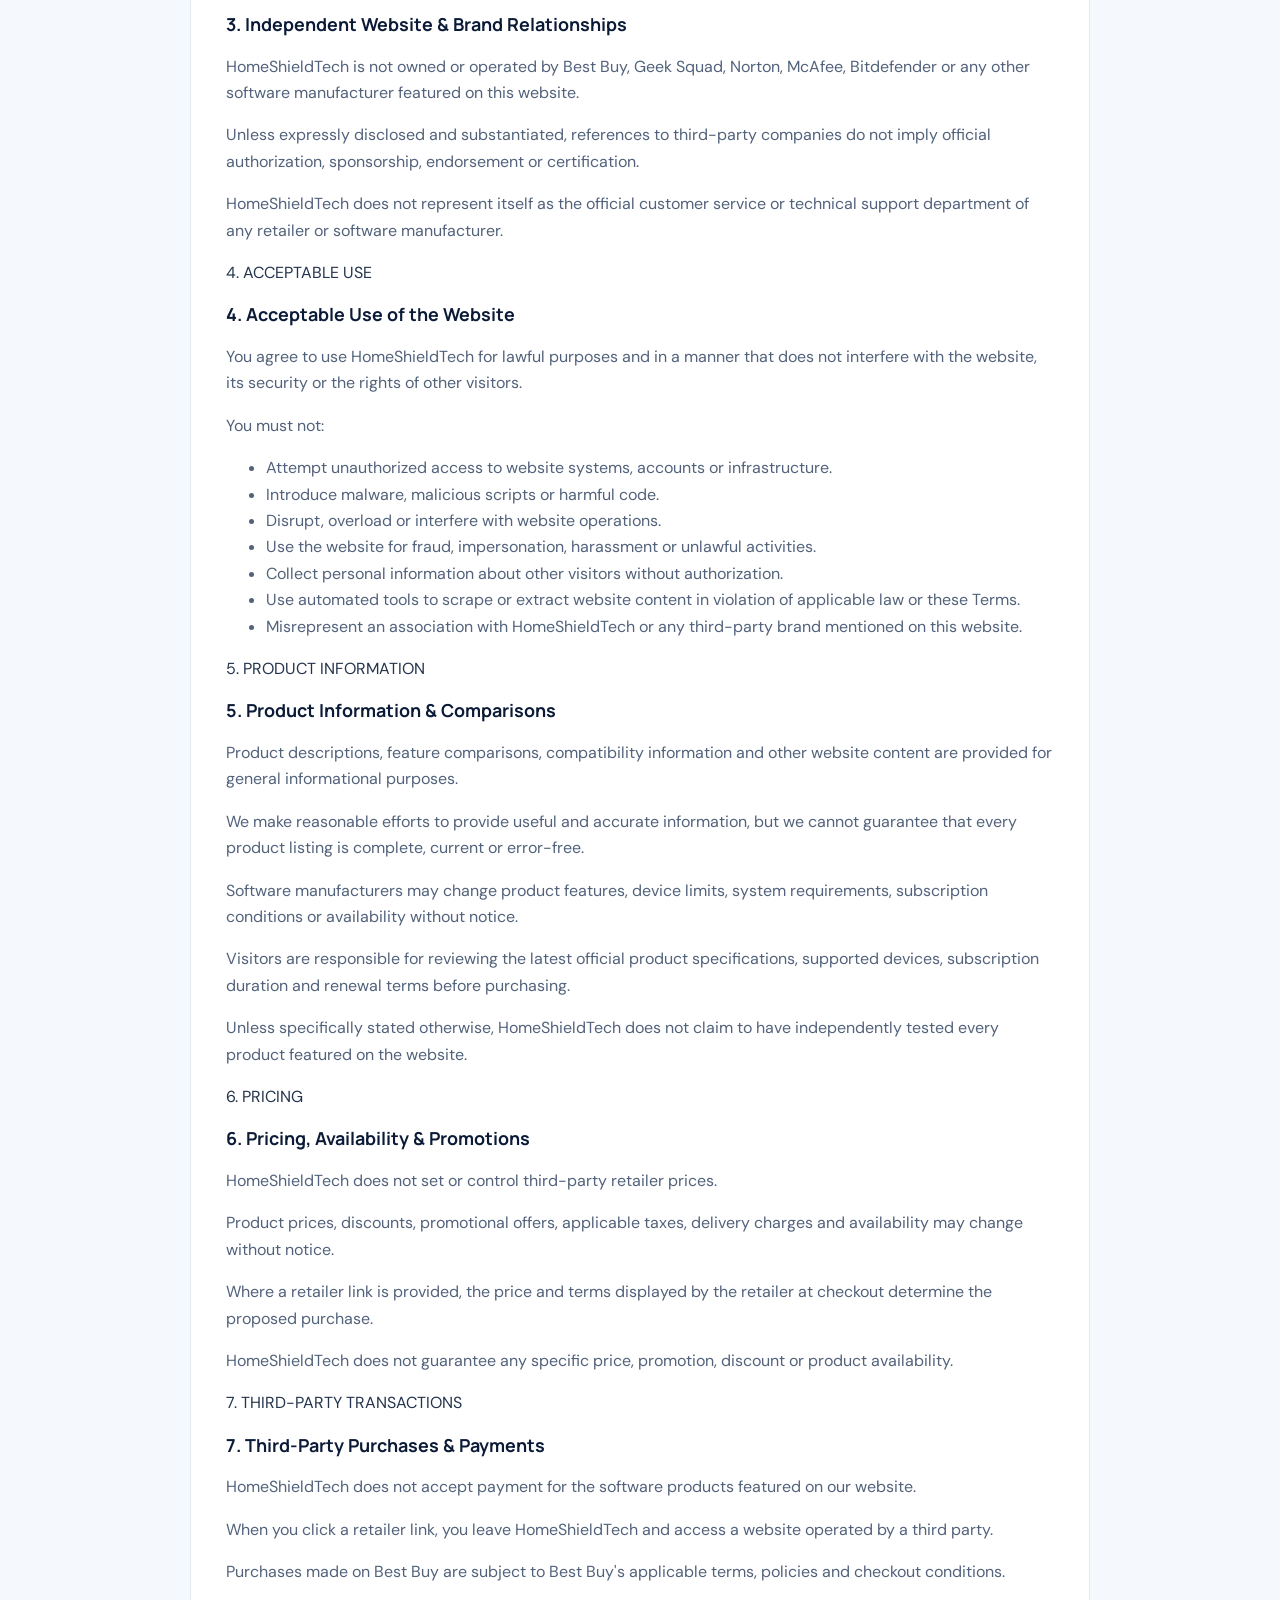
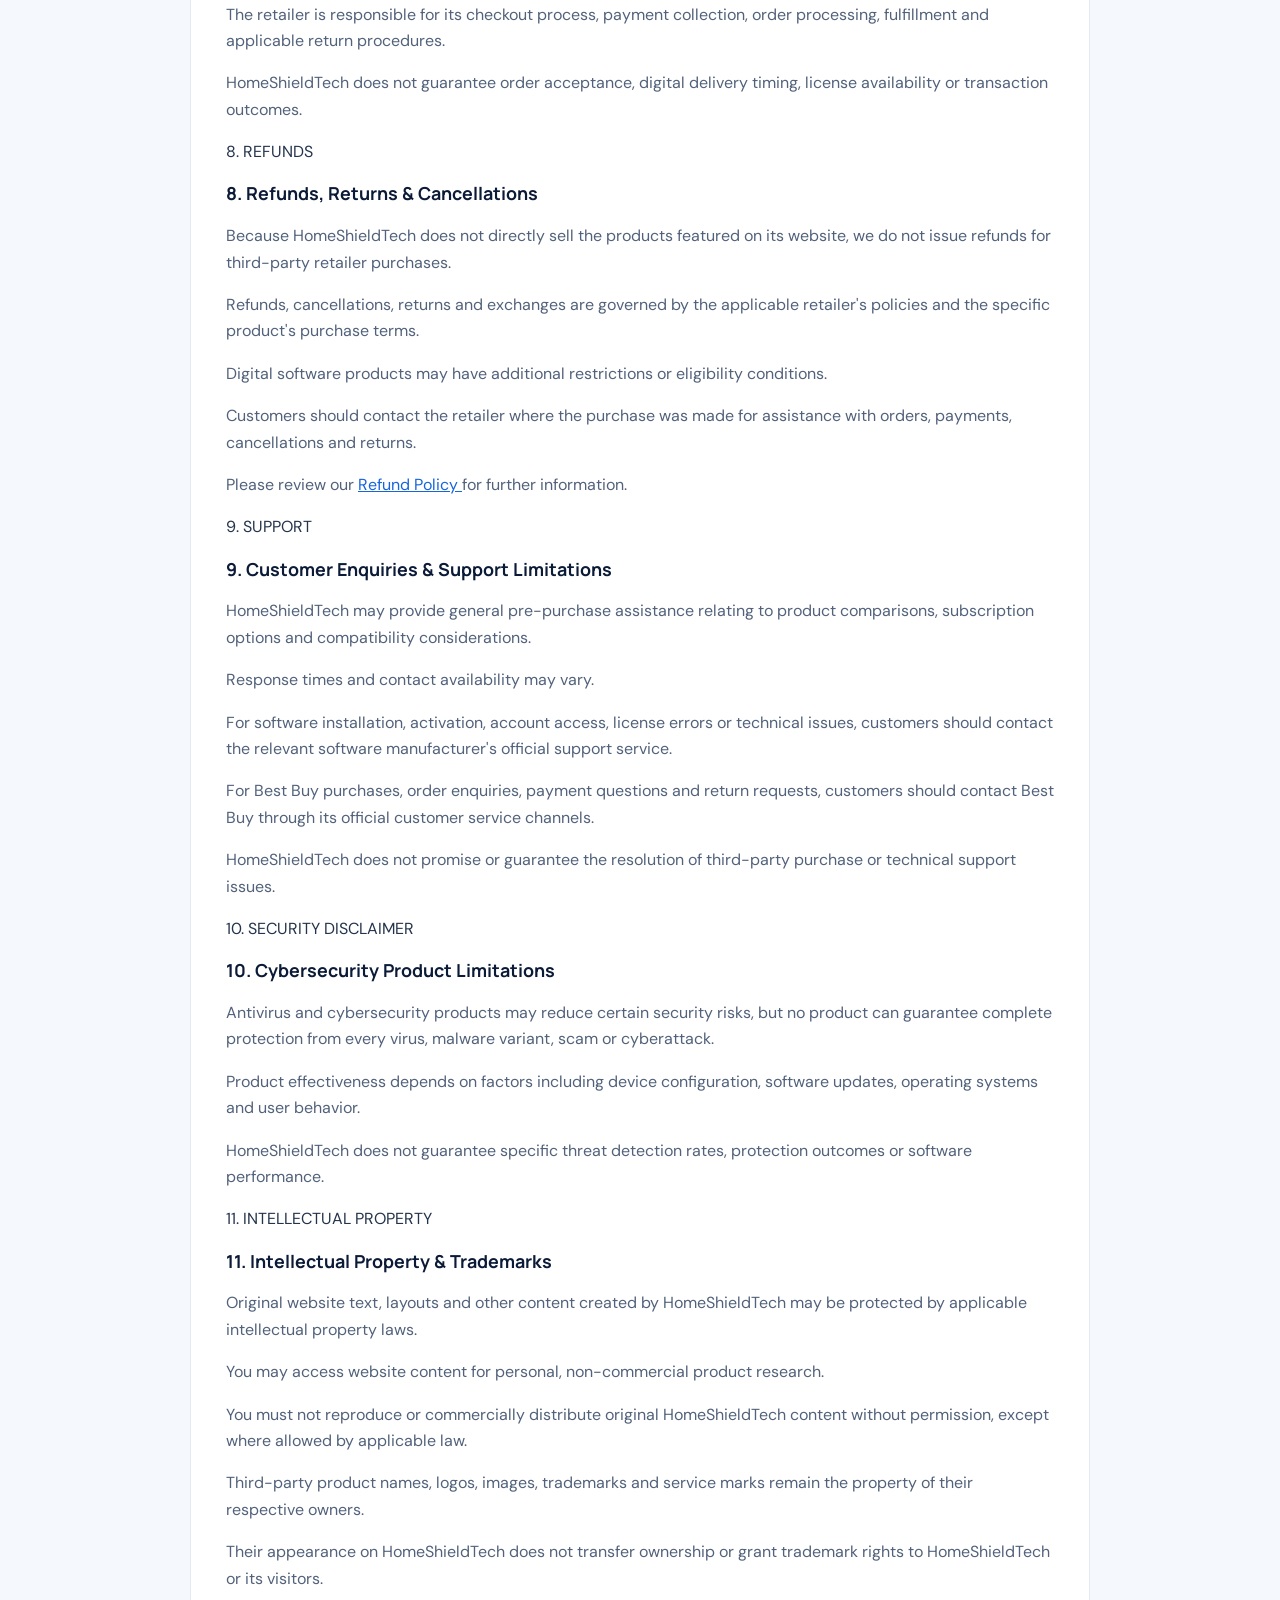
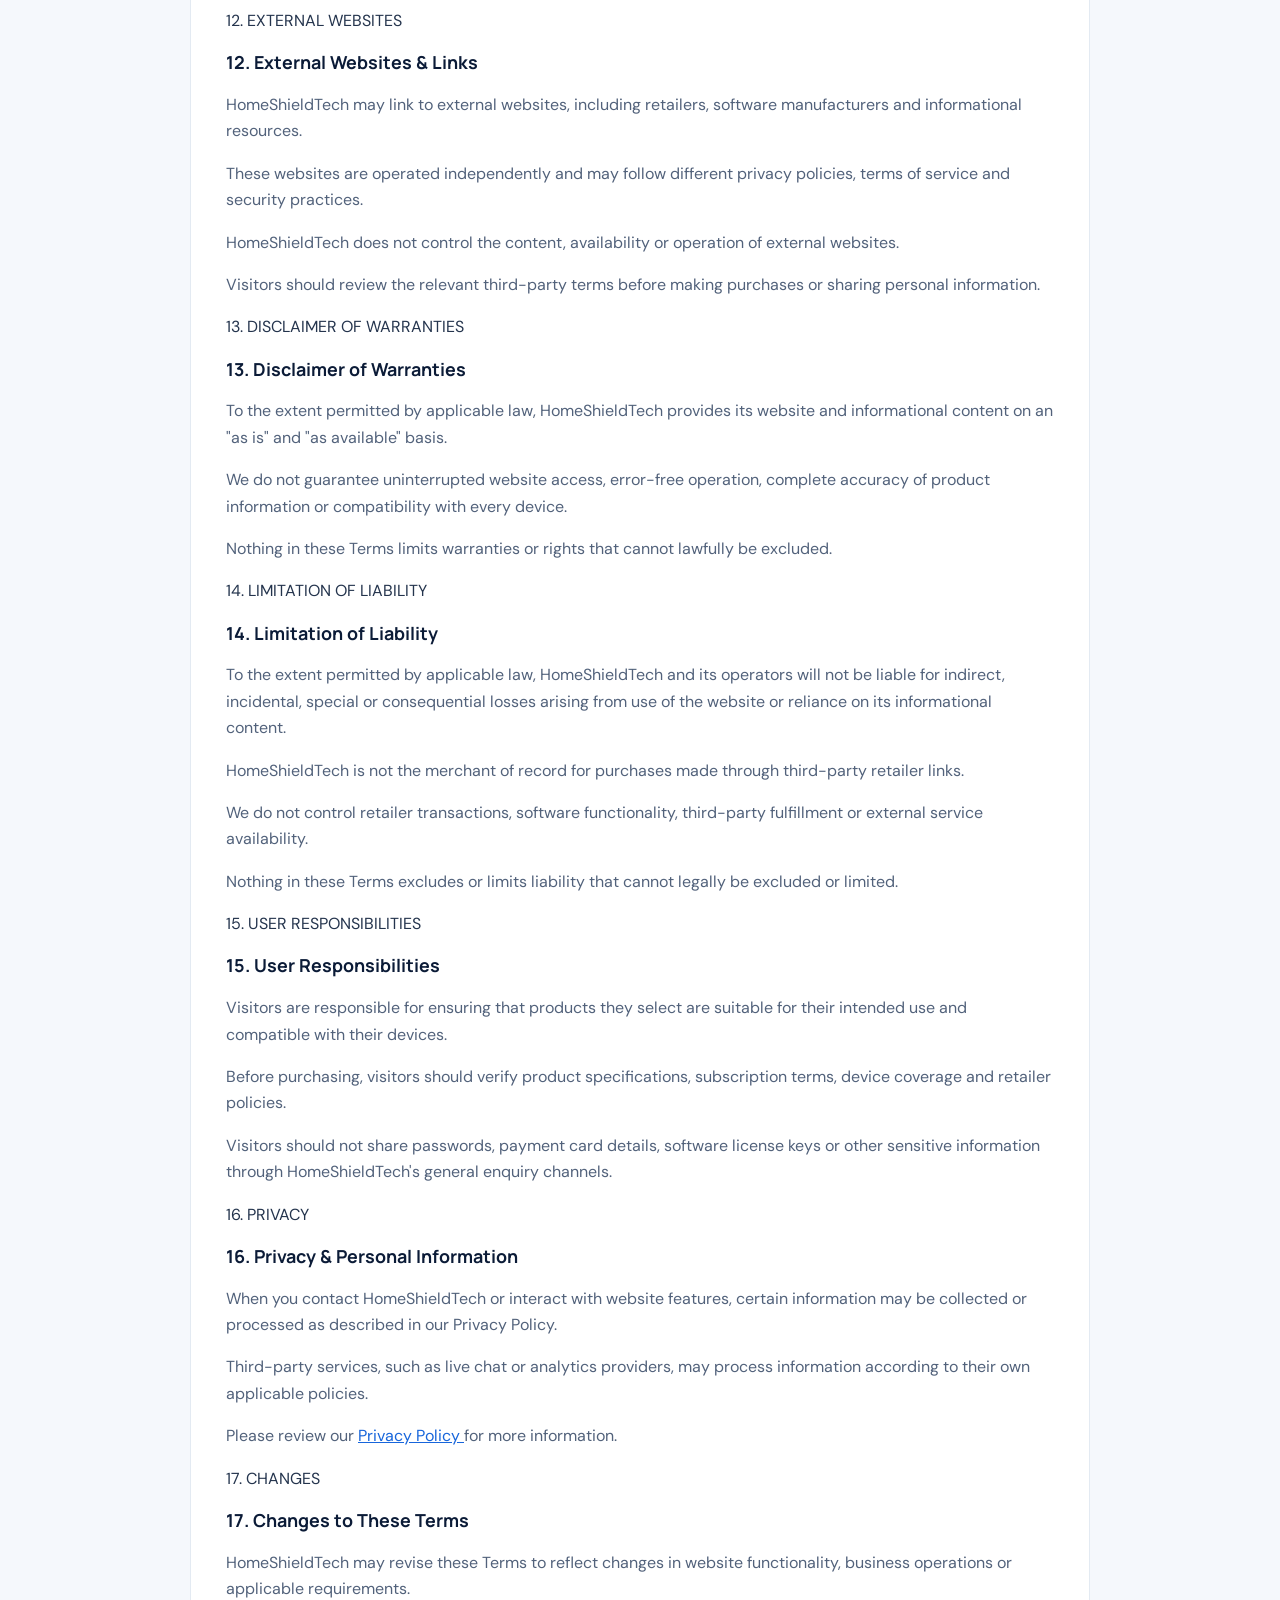
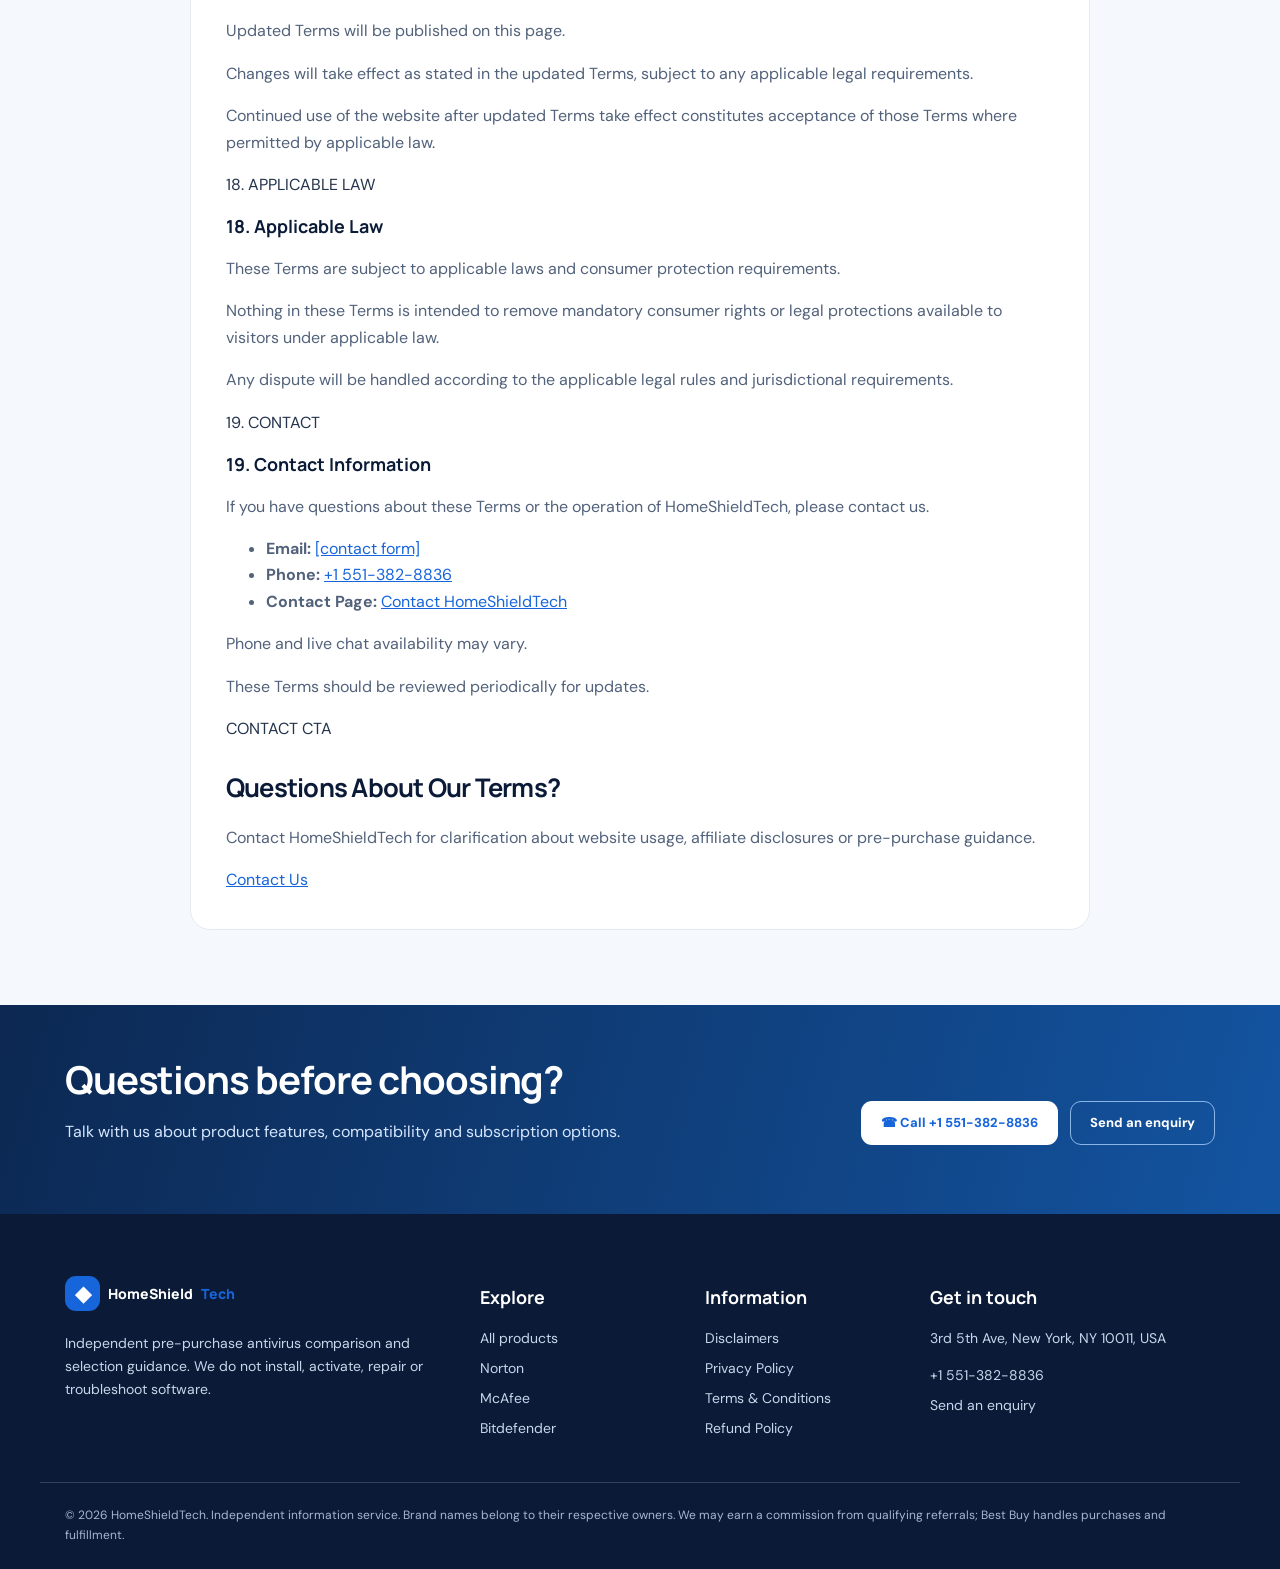
<file: terms-and-conditions.html>
<!DOCTYPE html>
<html lang="en"><head><meta charset="utf-8"/><meta content="width=device-width,initial-scale=1" name="viewport"/><title>Terms and Conditions | HomeShieldTech | HomeShieldTech</title><meta content="HomeShieldTech independent antivirus buying information and policies." name="description"/><link href="css/site.css" rel="stylesheet"/><script defer="" src="js/catalog.js"></script><script defer="" src="js/site.js"></script><!-- Google tag (gtag.js) -->
<script async src="https://www.googletagmanager.com/gtag/js?id=AW-18514689271"></script>
<script>
window.dataLayer = window.dataLayer || [];
function gtag(){dataLayer.push(arguments);}
gtag('js', new Date());
gtag('config', 'AW-18514689271');
</script>
<!-- Contact (1): measures phone-link clicks, not connected calls -->
<script>
function gtag_report_conversion(url) {
  var navigated = false;
  function go() {
    if (navigated) return;
    navigated = true;
    if (url) window.location.href = url;
  }
  var fallback = setTimeout(go, 800);
  try {
    if (typeof window.gtag !== 'function') {
      clearTimeout(fallback);
      go();
      return false;
    }
    gtag('event', 'conversion', {
      'send_to': 'AW-18514689271/no69CNvjtbkdEPf5vvxE',
      'value': 1.0,
      'currency': 'USD',
      'event_callback': function() { clearTimeout(fallback); go(); }
    });
  } catch (error) {
    clearTimeout(fallback);
    go();
  }
  return false;
}
</script>
</head><body><div class="topline">Independent antivirus buying guidance · Purchases completed on Best Buy</div><header class="site-header"><div class="wrap nav"><a aria-label="HomeShieldTech home" class="logo" href="index.html"><span class="logo-icon">◆</span><span>HomeShield<span class="logo-accent">Tech</span></span></a><button aria-expanded="false" aria-label="Toggle menu" class="menu-toggle">☰</button><nav id="main-nav"><a class="" href="index.html">Home</a><a class="" href="shop.html">Shop</a><a class="" href="norton.html">Norton</a><a class="" href="mcafee.html">McAfee</a><a class="" href="bitdefender.html">Bitdefender</a><a class="" href="about.html">About</a><a class="" href="contact.html">Contact</a></nav><a class="nav-call" data-event="click_to_call" href="tel:+15513828836" onclick="return gtag_report_conversion(this.href);">☎ +1 551-382-8836</a></div></header><main><section class="legal-hero"><div class="wrap"><span class="pill">HomeShieldTech · Information</span><h1>Terms and Conditions</h1></div></section><section class="section"><div class="wrap"><div class="legal-content">
 PAGE HERO 
<section>
<div>
<h2>Terms and Conditions</h2>
<p>
                    Please review these terms before
                    using HomeShieldTech or following
                    third-party product links.
                </p>
</div>
</section>
 TERMS CONTENT 
<section>
<div>
<div>
<p>
                        Welcome to HomeShieldTech.
                        These Terms and Conditions
                        ("Terms") describe the rules
                        governing access to and use of
                        our website at
                        <a href="index.html">HomeShieldTech homepage</a>.
                    </p>
<p>
                        By accessing or using the website,
                        you agree to these Terms.
                        If you do not agree, please
                        discontinue use of the website.
                    </p>
<p>
                        These Terms apply to visitors
                        who browse product information,
                        use our contact channels
                        or follow links to third-party
                        retailer websites.
                    </p>
 1. NATURE OF SERVICES 
<h3>1. Nature of Our Services</h3>
<p>
                        HomeShieldTech is an independent
                        online product information,
                        comparison and referral website
                        focused on antivirus and
                        cybersecurity software.
                    </p>
<p>
                        We provide general product
                        descriptions, buying guidance,
                        feature comparisons and
                        information about software
                        subscriptions and compatibility.
                    </p>
<p>
                        HomeShieldTech does not manufacture
                        antivirus software, sell
                        software licenses directly
                        or process payments for
                        the products featured
                        on this website.
                    </p>
<p>
                        Our contact channels are
                        intended for general website
                        enquiries and pre-purchase
                        product selection guidance.
                    </p>
<p>
                        We do not provide software
                        installation, activation,
                        virus removal, remote device
                        access, computer repair,
                        account recovery or
                        technical troubleshooting.
                    </p>
 2. AFFILIATE DISCLOSURE 
<h3>2. Affiliate Links &amp; Referral Disclosure</h3>
<div>
<p>
                            HomeShieldTech may feature
                            affiliate referral links
                            to third-party retailer
                            product listings,
                            including Best Buy.
                        </p>
<p>
                            If you complete a qualifying
                            purchase through an eligible
                            referral link, HomeShieldTech
                            may earn a commission.
                        </p>
<p>
                            Affiliate compensation may
                            create a financial incentive
                            for us to feature or link
                            to certain products.
                        </p>
<p>
                            HomeShieldTech does not control
                            the retailer's product
                            pricing, taxes, fees,
                            promotions or checkout
                            conditions.
                        </p>
<p>
                            We encourage visitors
                            to review the latest
                            product details and
                            purchasing terms
                            before making a decision.
                        </p>
</div>
 3. INDEPENDENCE 
<h3>3. Independent Website &amp; Brand Relationships</h3>
<p>
                        HomeShieldTech is not owned or
                        operated by Best Buy,
                        Geek Squad, Norton,
                        McAfee, Bitdefender
                        or any other software
                        manufacturer featured
                        on this website.
                    </p>
<p>
                        Unless expressly disclosed
                        and substantiated,
                        references to third-party
                        companies do not imply
                        official authorization,
                        sponsorship, endorsement
                        or certification.
                    </p>
<p>
                        HomeShieldTech does not represent
                        itself as the official
                        customer service or
                        technical support department
                        of any retailer or
                        software manufacturer.
                    </p>
 4. ACCEPTABLE USE 
<h3>4. Acceptable Use of the Website</h3>
<p>
                        You agree to use HomeShieldTech
                        for lawful purposes and
                        in a manner that does not
                        interfere with the website,
                        its security or the rights
                        of other visitors.
                    </p>
<p>
                        You must not:
                    </p>
<ul>
<li>
                            Attempt unauthorized
                            access to website systems,
                            accounts or infrastructure.
                        </li>
<li>
                            Introduce malware,
                            malicious scripts
                            or harmful code.
                        </li>
<li>
                            Disrupt, overload
                            or interfere with
                            website operations.
                        </li>
<li>
                            Use the website for
                            fraud, impersonation,
                            harassment or
                            unlawful activities.
                        </li>
<li>
                            Collect personal information
                            about other visitors
                            without authorization.
                        </li>
<li>
                            Use automated tools
                            to scrape or extract
                            website content in
                            violation of applicable
                            law or these Terms.
                        </li>
<li>
                            Misrepresent an association
                            with HomeShieldTech or any
                            third-party brand
                            mentioned on this website.
                        </li>
</ul>
 5. PRODUCT INFORMATION 
<h3>5. Product Information &amp; Comparisons</h3>
<p>
                        Product descriptions,
                        feature comparisons,
                        compatibility information
                        and other website content
                        are provided for general
                        informational purposes.
                    </p>
<p>
                        We make reasonable efforts
                        to provide useful and
                        accurate information,
                        but we cannot guarantee
                        that every product listing
                        is complete, current
                        or error-free.
                    </p>
<p>
                        Software manufacturers
                        may change product features,
                        device limits, system
                        requirements, subscription
                        conditions or availability
                        without notice.
                    </p>
<p>
                        Visitors are responsible
                        for reviewing the latest
                        official product specifications,
                        supported devices,
                        subscription duration
                        and renewal terms
                        before purchasing.
                    </p>
<p>
                        Unless specifically stated
                        otherwise, HomeShieldTech does
                        not claim to have independently
                        tested every product
                        featured on the website.
                    </p>
 6. PRICING 
<h3>6. Pricing, Availability &amp; Promotions</h3>
<p>
                        HomeShieldTech does not set
                        or control third-party
                        retailer prices.
                    </p>
<p>
                        Product prices, discounts,
                        promotional offers,
                        applicable taxes,
                        delivery charges and
                        availability may change
                        without notice.
                    </p>
<p>
                        Where a retailer link
                        is provided, the price
                        and terms displayed
                        by the retailer at
                        checkout determine
                        the proposed purchase.
                    </p>
<p>
                        HomeShieldTech does not
                        guarantee any specific
                        price, promotion,
                        discount or
                        product availability.
                    </p>
 7. THIRD-PARTY TRANSACTIONS 
<h3>7. Third-Party Purchases &amp; Payments</h3>
<p>
                        HomeShieldTech does not
                        accept payment for
                        the software products
                        featured on our website.
                    </p>
<p>
                        When you click a retailer
                        link, you leave HomeShieldTech
                        and access a website
                        operated by a third party.
                    </p>
<p>
                        Purchases made on Best Buy
                        are subject to Best Buy's
                        applicable terms, policies
                        and checkout conditions.
                    </p>
<p>
                        The retailer is responsible
                        for its checkout process,
                        payment collection,
                        order processing,
                        fulfillment and
                        applicable return
                        procedures.
                    </p>
<p>
                        HomeShieldTech does not
                        guarantee order acceptance,
                        digital delivery timing,
                        license availability
                        or transaction outcomes.
                    </p>
 8. REFUNDS 
<h3>8. Refunds, Returns &amp; Cancellations</h3>
<p>
                        Because HomeShieldTech does not
                        directly sell the products
                        featured on its website,
                        we do not issue refunds
                        for third-party retailer
                        purchases.
                    </p>
<p>
                        Refunds, cancellations,
                        returns and exchanges
                        are governed by the
                        applicable retailer's
                        policies and the specific
                        product's purchase terms.
                    </p>
<p>
                        Digital software products
                        may have additional
                        restrictions or eligibility
                        conditions.
                    </p>
<p>
                        Customers should contact
                        the retailer where
                        the purchase was made
                        for assistance with
                        orders, payments,
                        cancellations and returns.
                    </p>
<p>
                        Please review our
                        <a href="refund-policy.html">
                            Refund Policy
                        </a>
                        for further information.
                    </p>
 9. SUPPORT 
<h3>9. Customer Enquiries &amp; Support Limitations</h3>
<p>
                        HomeShieldTech may provide
                        general pre-purchase
                        assistance relating to
                        product comparisons,
                        subscription options
                        and compatibility
                        considerations.
                    </p>
<p>
                        Response times and
                        contact availability
                        may vary.
                    </p>
<p>
                        For software installation,
                        activation, account
                        access, license errors
                        or technical issues,
                        customers should contact
                        the relevant software
                        manufacturer's official
                        support service.
                    </p>
<p>
                        For Best Buy purchases,
                        order enquiries,
                        payment questions
                        and return requests,
                        customers should
                        contact Best Buy
                        through its official
                        customer service channels.
                    </p>
<p>
                        HomeShieldTech does not
                        promise or guarantee
                        the resolution of
                        third-party purchase
                        or technical support
                        issues.
                    </p>
 10. SECURITY DISCLAIMER 
<h3>10. Cybersecurity Product Limitations</h3>
<p>
                        Antivirus and cybersecurity
                        products may reduce
                        certain security risks,
                        but no product can
                        guarantee complete
                        protection from every
                        virus, malware variant,
                        scam or cyberattack.
                    </p>
<p>
                        Product effectiveness
                        depends on factors
                        including device
                        configuration,
                        software updates,
                        operating systems
                        and user behavior.
                    </p>
<p>
                        HomeShieldTech does not
                        guarantee specific
                        threat detection rates,
                        protection outcomes
                        or software performance.
                    </p>
 11. INTELLECTUAL PROPERTY 
<h3>11. Intellectual Property &amp; Trademarks</h3>
<p>
                        Original website text,
                        layouts and other
                        content created by
                        HomeShieldTech may be
                        protected by applicable
                        intellectual property laws.
                    </p>
<p>
                        You may access website
                        content for personal,
                        non-commercial product
                        research.
                    </p>
<p>
                        You must not reproduce
                        or commercially distribute
                        original HomeShieldTech content
                        without permission,
                        except where allowed
                        by applicable law.
                    </p>
<p>
                        Third-party product names,
                        logos, images, trademarks
                        and service marks remain
                        the property of their
                        respective owners.
                    </p>
<p>
                        Their appearance on
                        HomeShieldTech does not
                        transfer ownership
                        or grant trademark
                        rights to HomeShieldTech
                        or its visitors.
                    </p>
 12. EXTERNAL WEBSITES 
<h3>12. External Websites &amp; Links</h3>
<p>
                        HomeShieldTech may link
                        to external websites,
                        including retailers,
                        software manufacturers
                        and informational resources.
                    </p>
<p>
                        These websites are
                        operated independently
                        and may follow different
                        privacy policies,
                        terms of service
                        and security practices.
                    </p>
<p>
                        HomeShieldTech does not
                        control the content,
                        availability or
                        operation of external
                        websites.
                    </p>
<p>
                        Visitors should review
                        the relevant third-party
                        terms before making
                        purchases or sharing
                        personal information.
                    </p>
 13. DISCLAIMER OF WARRANTIES 
<h3>13. Disclaimer of Warranties</h3>
<p>
                        To the extent permitted
                        by applicable law,
                        HomeShieldTech provides
                        its website and
                        informational content
                        on an "as is"
                        and "as available" basis.
                    </p>
<p>
                        We do not guarantee
                        uninterrupted website
                        access, error-free
                        operation, complete
                        accuracy of product
                        information or
                        compatibility with
                        every device.
                    </p>
<p>
                        Nothing in these Terms
                        limits warranties
                        or rights that cannot
                        lawfully be excluded.
                    </p>
 14. LIMITATION OF LIABILITY 
<h3>14. Limitation of Liability</h3>
<p>
                        To the extent permitted
                        by applicable law,
                        HomeShieldTech and its
                        operators will not
                        be liable for indirect,
                        incidental, special
                        or consequential losses
                        arising from use of
                        the website or reliance
                        on its informational
                        content.
                    </p>
<p>
                        HomeShieldTech is not
                        the merchant of record
                        for purchases made
                        through third-party
                        retailer links.
                    </p>
<p>
                        We do not control
                        retailer transactions,
                        software functionality,
                        third-party fulfillment
                        or external service
                        availability.
                    </p>
<p>
                        Nothing in these Terms
                        excludes or limits
                        liability that cannot
                        legally be excluded
                        or limited.
                    </p>
 15. USER RESPONSIBILITIES 
<h3>15. User Responsibilities</h3>
<p>
                        Visitors are responsible
                        for ensuring that
                        products they select
                        are suitable for
                        their intended use
                        and compatible with
                        their devices.
                    </p>
<p>
                        Before purchasing,
                        visitors should
                        verify product
                        specifications,
                        subscription terms,
                        device coverage
                        and retailer policies.
                    </p>
<p>
                        Visitors should not
                        share passwords,
                        payment card details,
                        software license keys
                        or other sensitive
                        information through
                        HomeShieldTech's general
                        enquiry channels.
                    </p>
 16. PRIVACY 
<h3>16. Privacy &amp; Personal Information</h3>
<p>
                        When you contact
                        HomeShieldTech or interact
                        with website features,
                        certain information
                        may be collected
                        or processed as
                        described in our
                        Privacy Policy.
                    </p>
<p>
                        Third-party services,
                        such as live chat
                        or analytics providers,
                        may process information
                        according to their
                        own applicable policies.
                    </p>
<p>
                        Please review our
                        <a href="privacy-policy.html">
                            Privacy Policy
                        </a>
                        for more information.
                    </p>
 17. CHANGES 
<h3>17. Changes to These Terms</h3>
<p>
                        HomeShieldTech may revise
                        these Terms to reflect
                        changes in website
                        functionality,
                        business operations
                        or applicable
                        requirements.
                    </p>
<p>
                        Updated Terms will
                        be published on
                        this page.
                    </p>
<p>
                        Changes will take
                        effect as stated
                        in the updated
                        Terms, subject to
                        any applicable
                        legal requirements.
                    </p>
<p>
                        Continued use of
                        the website after
                        updated Terms take
                        effect constitutes
                        acceptance of those
                        Terms where permitted
                        by applicable law.
                    </p>
 18. APPLICABLE LAW 
<h3>18. Applicable Law</h3>
<p>
                        These Terms are
                        subject to applicable
                        laws and consumer
                        protection requirements.
                    </p>
<p>
                        Nothing in these Terms
                        is intended to remove
                        mandatory consumer
                        rights or legal
                        protections available
                        to visitors under
                        applicable law.
                    </p>
<p>
                        Any dispute will
                        be handled according
                        to the applicable
                        legal rules and
                        jurisdictional
                        requirements.
                    </p>
 19. CONTACT 
<div>
<h3>19. Contact Information</h3>
<p>
                            If you have questions
                            about these Terms
                            or the operation
                            of HomeShieldTech,
                            please contact us.
                        </p>
<ul>
<li>
<strong>Email:</strong>
<a href="contact.html">
                                    [contact form]
                                </a>
</li>
<li>
<strong>Phone:</strong>
<a href="tel:+15513828836" onclick="return gtag_report_conversion(this.href);">
                                    +1 551-382-8836
                                </a>
</li>
<li>
<strong>Contact Page:</strong>
<a href="contact.html">
                                    Contact HomeShieldTech
                                </a>
</li>
</ul>
<p>
                            Phone and live chat
                            availability may vary.
                        </p>
</div>
<p>
                        These Terms should be reviewed
                        periodically for updates.
                    </p>
</div>
</div>
</section>
 CONTACT CTA 
<section>
<div>
<h2>
                    Questions About Our Terms?
                </h2>
<p>
                    Contact HomeShieldTech for clarification
                    about website usage,
                    affiliate disclosures
                    or pre-purchase guidance.
                </p>
<a href="contact.html">
                    Contact Us
                </a>
</div>
</section>
</div></div></section><section class="cta"><div class="wrap cta-row"><div><h2>Questions before choosing?</h2><p>Talk with us about product features, compatibility and subscription options.</p></div><div class="actions"><a class="btn btn-light" href="tel:+15513828836" onclick="return gtag_report_conversion(this.href);">☎ Call +1 551-382-8836</a><a class="btn btn-ghost" href="contact.html">Send an enquiry</a></div></div></section></main><footer><div class="wrap footer-grid"><div><a class="logo" href="index.html"><span class="logo-icon">◆</span>HomeShield<span class="logo-accent">Tech</span></a><p>Independent pre-purchase antivirus comparison and selection guidance. We do not install, activate, repair or troubleshoot software.</p></div><div><h3>Explore</h3><a class="" href="shop.html">All products</a><a class="" href="norton.html">Norton</a><a class="" href="mcafee.html">McAfee</a><a class="" href="bitdefender.html">Bitdefender</a></div><div><h3>Information</h3><a class="" href="disclaimers.html">Disclaimers</a><a class="" href="privacy-policy.html">Privacy Policy</a><a class="" href="terms-and-conditions.html">Terms &amp; Conditions</a><a class="" href="refund-policy.html">Refund Policy</a></div><div><h3>Get in touch</h3><p>3rd 5th Ave, New York, NY 10011, USA</p><a data-event="click_to_call" href="tel:+15513828836" onclick="return gtag_report_conversion(this.href);">+1 551-382-8836</a><a class="" href="contact.html">Send an enquiry</a></div></div><div class="wrap footnote">© <span id="year"></span> HomeShieldTech. Independent information service. Brand names belong to their respective owners. We may earn a commission from qualifying referrals; Best Buy handles purchases and fulfillment.</div></footer><a class="sticky-call" data-event="click_to_call" href="tel:+15513828836" onclick="return gtag_report_conversion(this.href);">☎ Call for buying guidance</a><!--Start of Tawk.to Script-->
<script type="text/javascript">
var Tawk_API=Tawk_API||{}, Tawk_LoadStart=new Date();
(function(){
var s1=document.createElement("script"),s0=document.getElementsByTagName("script")[0];
s1.async=true;
s1.src='https://embed.tawk.to/6afaf0389653933c475371e7/1k7i3ko8l';
s1.charset='UTF-8';
s1.setAttribute('crossorigin','*');
s0.parentNode.insertBefore(s1,s0);
})();
</script>
<!--End of Tawk.to Script-->
</body></html>
</file>
<file: css/site.css>
@import url('https://fonts.googleapis.com/css2?family=DM+Sans:wght@400;500;600;700;800&family=Manrope:wght@400;600;700;800&display=swap');
:root{--navy:#0b1b37;--navy2:#102c55;--blue:#1765db;--cyan:#18b6d5;--text:#24344d;--muted:#63728b;--line:#e3eaf2;--bg:#f5f8fc}*{box-sizing:border-box}html{scroll-behavior:smooth}body{margin:0;color:var(--text);font:16px/1.65 'DM Sans',sans-serif;background:#fff}h1,h2,h3{font-family:Manrope,sans-serif;color:var(--navy);line-height:1.22}h1{font-size:clamp(2.4rem,5vw,4.4rem);letter-spacing:-.045em;margin:18px 0}h2{font-size:clamp(1.75rem,3vw,2.5rem);letter-spacing:-.03em}h3{font-size:1.12rem}a{color:var(--blue)}.wrap{max-width:1200px;margin:auto;padding:0 25px}.topline{background:var(--navy);color:#dce7f9;text-align:center;padding:7px 15px;font-size:12px;letter-spacing:.03em}.site-header{position:sticky;top:0;z-index:50;background:#fff;border-bottom:1px solid var(--line);box-shadow:0 3px 20px #0b1b3708}.nav{display:flex;align-items:center;gap:24px;min-height:82px}.logo{display:inline-flex;align-items:center;gap:8px;text-decoration:none;font-family:Manrope;font-weight:800;font-size:21px;color:var(--navy);white-space:nowrap}.logo-accent{color:var(--blue)}.logo-icon{display:grid;place-items:center;background:var(--blue);color:#fff;width:35px;height:35px;border-radius:11px;font-size:21px}.nav nav{display:flex;gap:18px;align-items:center;margin-left:auto}.nav nav a{font-size:13px;font-weight:700;text-decoration:none;color:#4e6078}.nav nav a:hover,.nav nav a.active{color:var(--blue)}.nav-call{background:#e8f2ff;border-radius:10px;padding:10px 13px;font-weight:800;text-decoration:none;white-space:nowrap;font-size:13px}.menu-toggle{display:none}.hero{background:linear-gradient(115deg,#f1f8ff,#fff 62%,#e9f9fc);overflow:hidden}.hero-grid{display:grid;grid-template-columns:1.12fr .88fr;align-items:center;gap:45px;min-height:515px;padding-top:75px;padding-bottom:75px}.pill,.eyebrow{display:inline-block;color:#1268bf;background:#e5f4ff;border-radius:100px;padding:5px 13px;font-weight:800;font-size:12px;letter-spacing:.04em}.lead{font-size:19px;color:#5a6b84;max-width:600px}.hero-actions,.actions{display:flex;flex-wrap:wrap;gap:12px;margin-top:28px}.btn{display:inline-flex;align-items:center;justify-content:center;padding:12px 19px;border-radius:11px;text-decoration:none;font-weight:800;font-size:13px;line-height:1.4;border:1px solid transparent;cursor:pointer;text-align:center}.btn-primary{background:var(--blue);color:#fff}.btn-primary:hover{background:#104db2}.btn-outline{background:white;color:var(--blue);border-color:#c8d8ef}.btn-light{background:white;color:var(--blue)}.btn-ghost{border-color:#89b6e7;color:#fff}.hero-trust{font-size:12px;color:#647892;margin-top:30px}.hero-art{position:relative;min-height:350px;border-radius:35px;background:radial-gradient(circle at 75% 22%,#31c7e8,transparent 37%),linear-gradient(145deg,#102b55,#0756b3);display:grid;place-items:center;box-shadow:0 25px 55px #0e4b9e35}.shield-graphic{width:230px;height:250px;clip-path:polygon(50% 0%,93% 18%,87% 73%,50% 100%,13% 73%,7% 18%);background:linear-gradient(145deg,#a6eaf9,#1c9fdf 45%,#0d4b9a);box-shadow:inset 0 0 0 15px #ffffff44;display:flex;flex-direction:column;align-items:center;justify-content:center;color:white;font-size:65px}.shield-graphic span{font-size:20px;letter-spacing:.25em;font-weight:800}.hero-float{position:absolute;bottom:24px;left:-18px;background:white;border-radius:15px;padding:15px 20px;box-shadow:0 12px 30px #102b5530;font-size:14px}.hero-float small{display:block;color:var(--muted);padding-left:25px}.section{padding:75px 0}.section:nth-of-type(even){background:var(--bg)}.section-heading{text-align:center;margin-bottom:33px}.section-heading h2{margin-bottom:8px}.section-heading p{margin:0;color:var(--muted)}.product-grid{display:grid;grid-template-columns:repeat(3,minmax(0,1fr));gap:22px}.product-card,.brand-card,.steps article,.contact-panel{background:#fff;border:1px solid var(--line);border-radius:20px;overflow:hidden;box-shadow:0 8px 30px #1b4b8110}.product-img{height:225px;padding:24px;background:linear-gradient(145deg,#f7faff,#eef5fd);display:grid;place-items:center}.product-img img{max-width:100%;max-height:100%;object-fit:contain}.product-body{padding:23px}.product-body h3{min-height:54px}.product-body p{font-size:14px;color:var(--muted);min-height:70px}.product-actions{display:flex;gap:9px;flex-wrap:wrap;margin-top:20px}.product-actions .btn{padding:10px 13px}.brand-grid,.steps{display:grid;grid-template-columns:repeat(3,1fr);gap:20px}.brand-card{text-decoration:none;padding:30px;color:var(--text)}.brand-card>span{display:grid;place-items:center;background:#e9f3ff;color:var(--blue);width:52px;height:52px;border-radius:15px;font-size:24px;font-weight:800}.brand-card p,.steps p{color:var(--muted)}.brand-card strong{color:var(--blue)}.steps article{padding:30px}.steps b{color:var(--cyan);font-size:30px}.cta{background:linear-gradient(105deg,#0c2852,#1354a1);color:white;padding:52px 0}.cta h2{color:#fff;margin:0}.cta p{color:#d5e6ff}.cta-row{display:flex;align-items:center;justify-content:space-between;gap:30px}footer{background:#0b1b37;color:#c8d6eb;padding:55px 0 24px}.footer-grid{display:grid;grid-template-columns:2fr 1fr 1fr 1.5fr;gap:35px}.footer-grid h3{color:#fff}.footer-grid a{display:block;color:#c8d6eb;text-decoration:none;margin:7px 0;font-size:14px}.footer-grid .logo{color:#fff;display:inline-flex}.footer-grid p{font-size:14px}.footnote{border-top:1px solid #30415c;padding-top:23px;margin-top:35px;font-size:12px;color:#a5b7d0}.sticky-call{display:none}.legal-hero{padding:58px 0;background:linear-gradient(120deg,#eef7ff,#f8fcff)}.legal-hero h1{font-size:clamp(2.2rem,4vw,3.5rem)}.legal-content{max-width:900px;margin:auto;background:white;padding:35px;border:1px solid var(--line);border-radius:20px;overflow-wrap:anywhere}.legal-content h1{font-size:2.4rem}.legal-content h2{font-size:1.6rem;margin-top:30px}.legal-content p,.legal-content li{color:#52627b}.legal-content .container,.legal-content section{padding:0!important;margin:0!important;max-width:none!important}.legal-content a{overflow-wrap:anywhere}.contact-grid{display:grid;grid-template-columns:1fr 1fr;gap:24px}.contact-panel{padding:35px}.contact-item{padding:17px 0;border-bottom:1px solid var(--line)}.contact-item strong{display:block}.contact-panel label{display:block;font-size:13px;font-weight:700;margin:14px 0}.contact-panel input,.contact-panel select,.contact-panel textarea{width:100%;border:1px solid #ccd8e7;border-radius:9px;padding:12px;font:inherit;margin-top:5px}.muted{color:var(--muted);font-size:13px}.breadcrumbs{font-size:13px}.detail-grid{display:grid;grid-template-columns:1fr 1.25fr;gap:50px;align-items:start}.detail-image{background:#f4f8fd;border:1px solid var(--line);border-radius:20px;padding:35px;min-height:400px;display:grid;place-items:center}.detail-image img{max-width:100%;max-height:350px;object-fit:contain}.detail-grid h1{font-size:clamp(2rem,3vw,3rem)}.detail-grid ul{padding-left:20px}.detail-grid li{margin:6px 0}.detail-meta{color:var(--muted)}.detail-note{font-size:13px;color:var(--muted);margin-top:18px}@media(max-width:1100px){.nav{flex-wrap:wrap}.nav-call{margin-left:auto}.nav nav{order:3;width:100%;justify-content:center;margin:0 0 12px}}@media(max-width:760px){.wrap{padding:0 18px}.nav{min-height:70px;flex-wrap:nowrap}.nav-call{display:none}.menu-toggle{display:block;margin-left:auto;border:1px solid var(--line);background:white;border-radius:9px;font-size:22px;padding:3px 12px}.nav nav{display:none;position:absolute;top:100%;left:0;right:0;background:white;padding:16px 25px;box-shadow:0 15px 25px #0001;flex-direction:column;align-items:stretch}.nav nav.open{display:flex}.hero-grid,.detail-grid,.contact-grid{grid-template-columns:1fr}.hero-grid{padding-top:50px;padding-bottom:50px}.hero-art{min-height:290px}.hero-float{left:10px}.product-grid,.brand-grid,.steps{grid-template-columns:1fr}.cta-row{display:block}.footer-grid{grid-template-columns:1fr 1fr}.section{padding:52px 0}.legal-content{padding:20px}.sticky-call{display:block;position:fixed;bottom:12px;left:12px;right:12px;background:#1765db;color:white;padding:14px;text-align:center;border-radius:13px;text-decoration:none;font-weight:800;z-index:100;box-shadow:0 8px 24px #0004}body{padding-bottom:65px}}@media(max-width:460px){.footer-grid{grid-template-columns:1fr}.hero-art{min-height:240px}.shield-graphic{transform:scale(.75)}.product-actions .btn{flex:1}}
</file>
